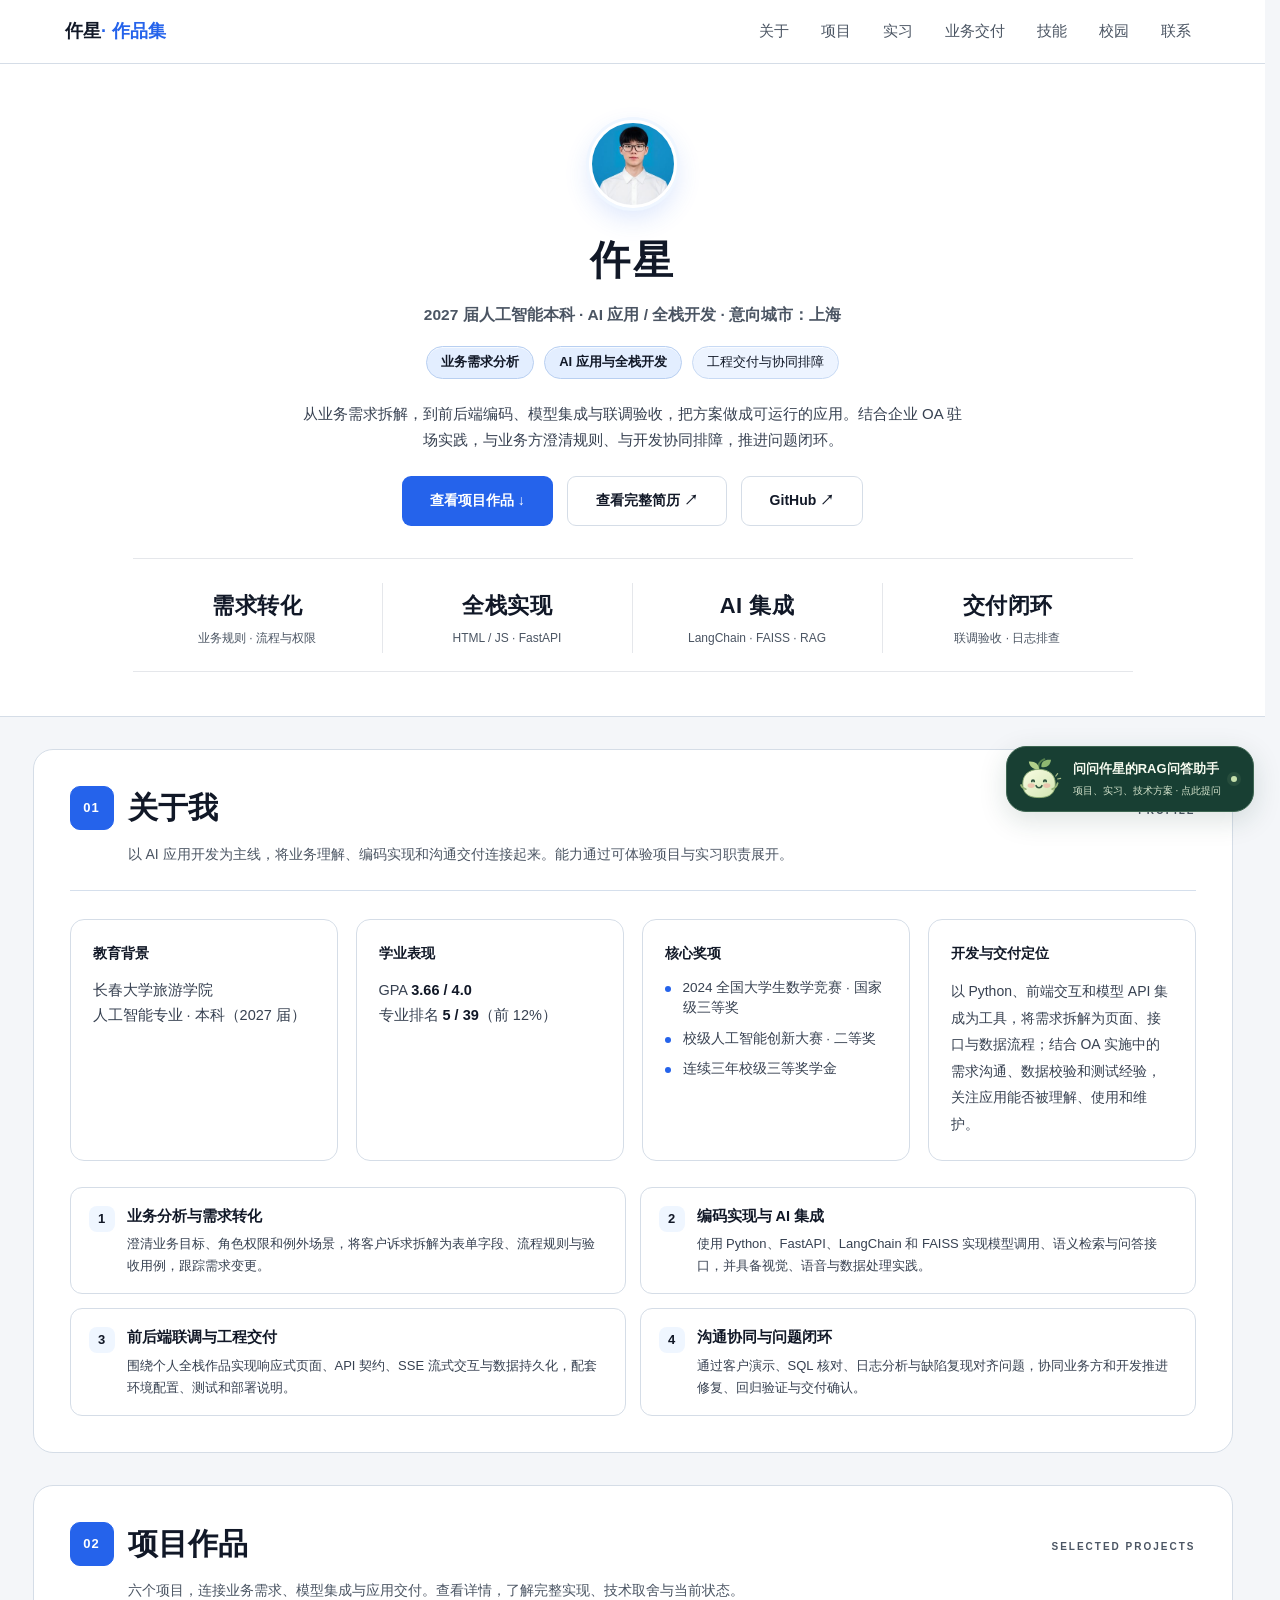
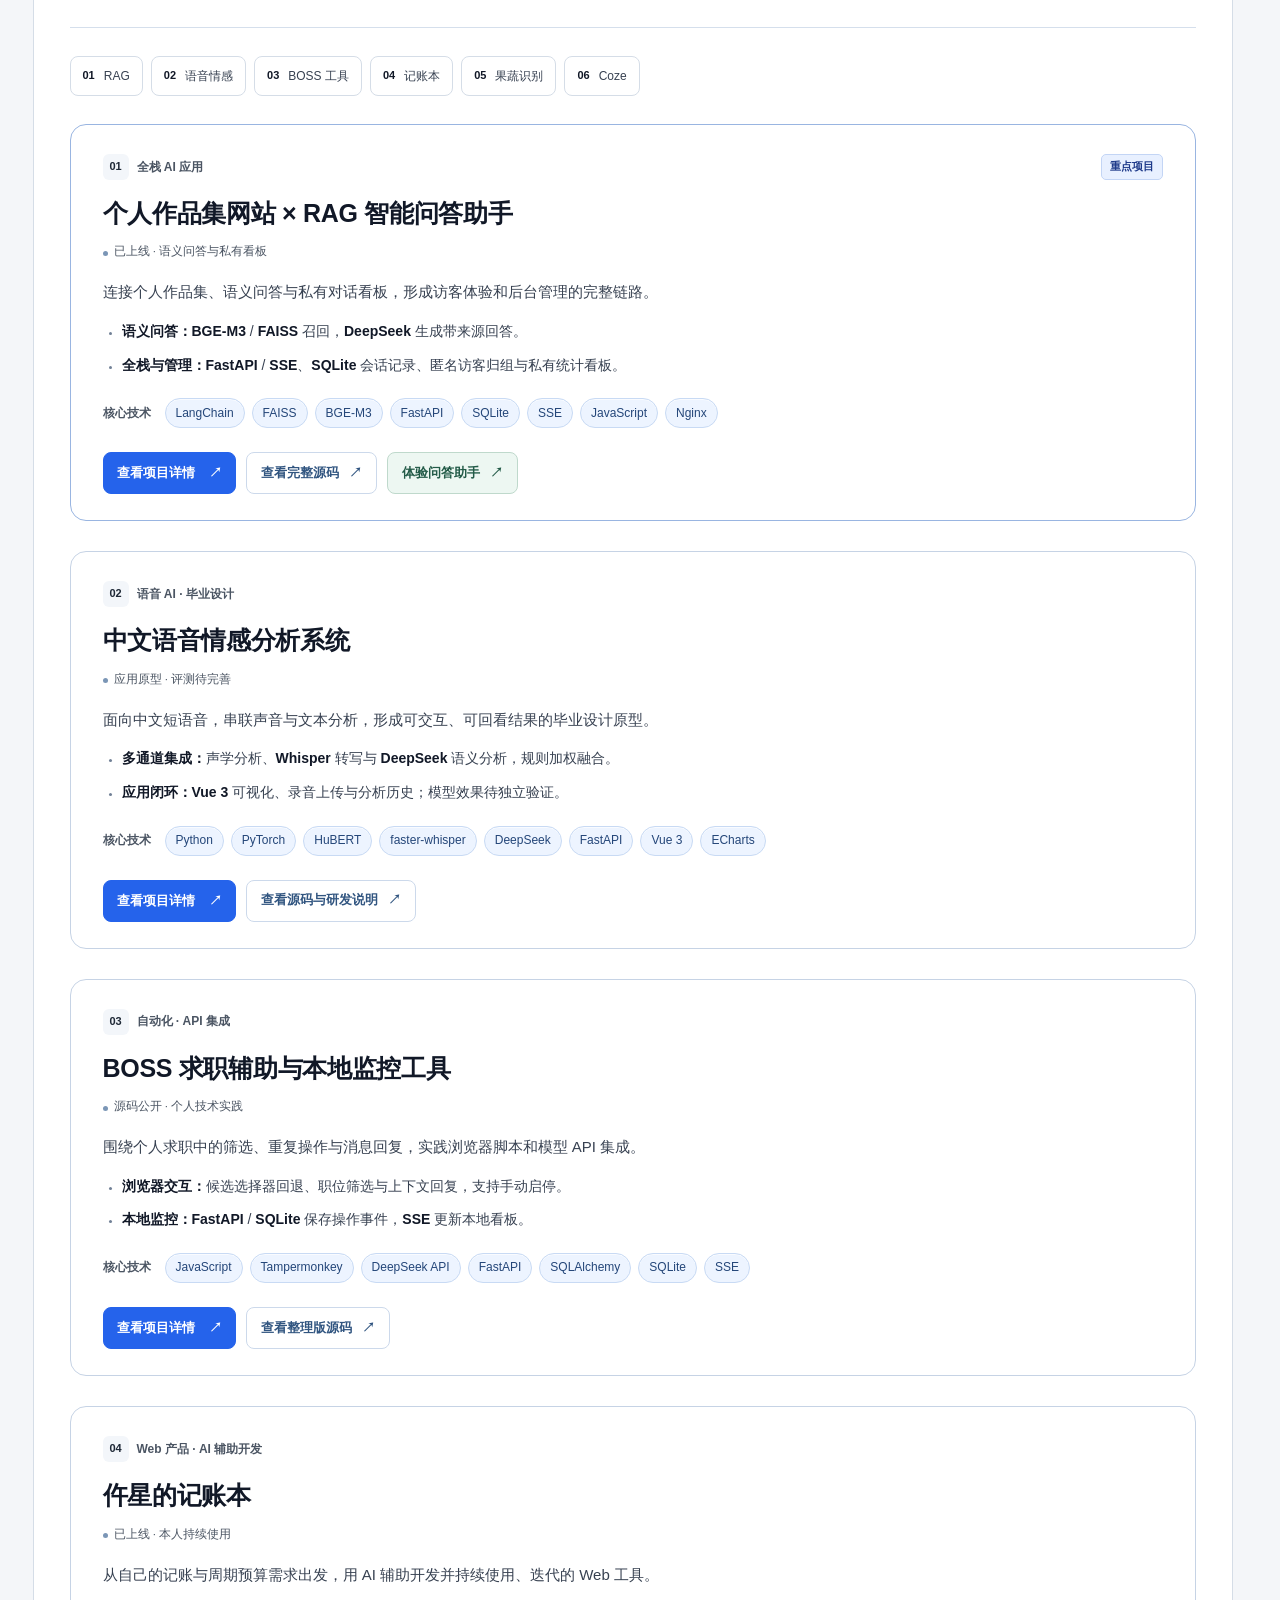
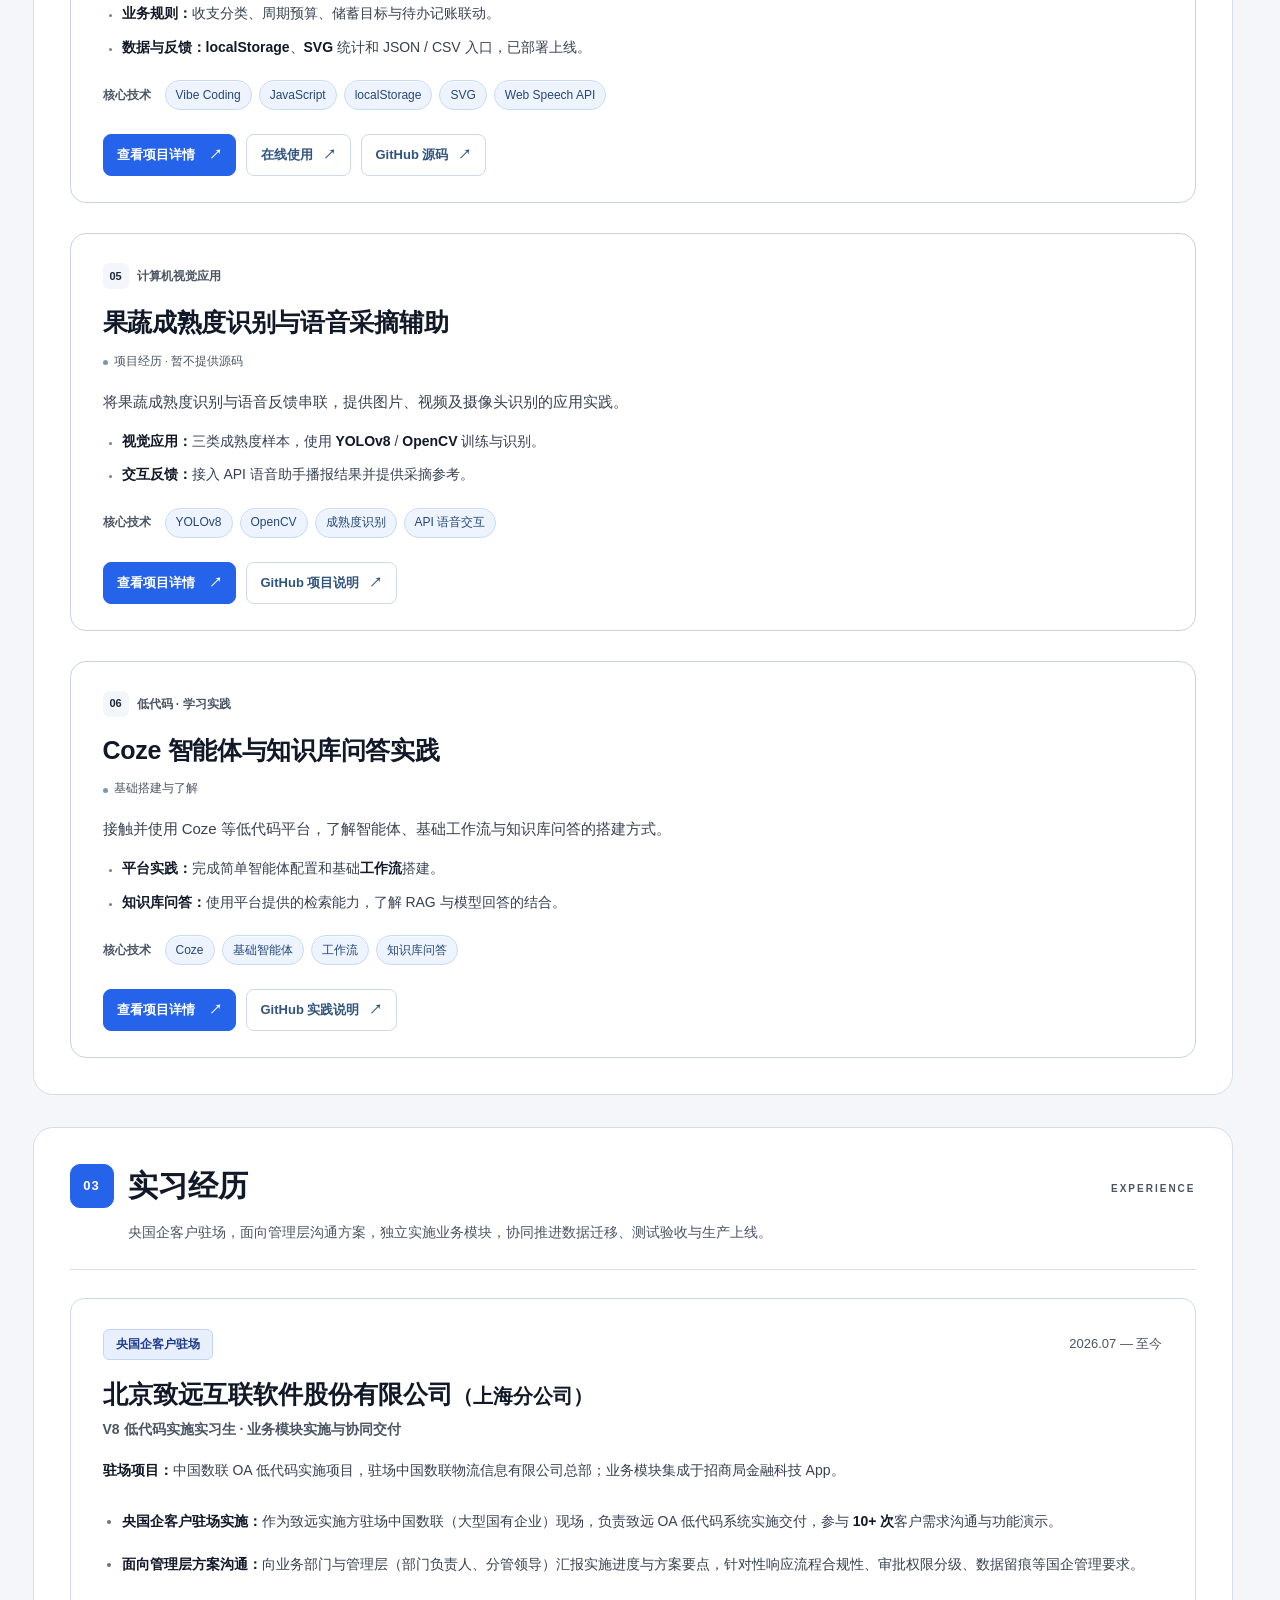
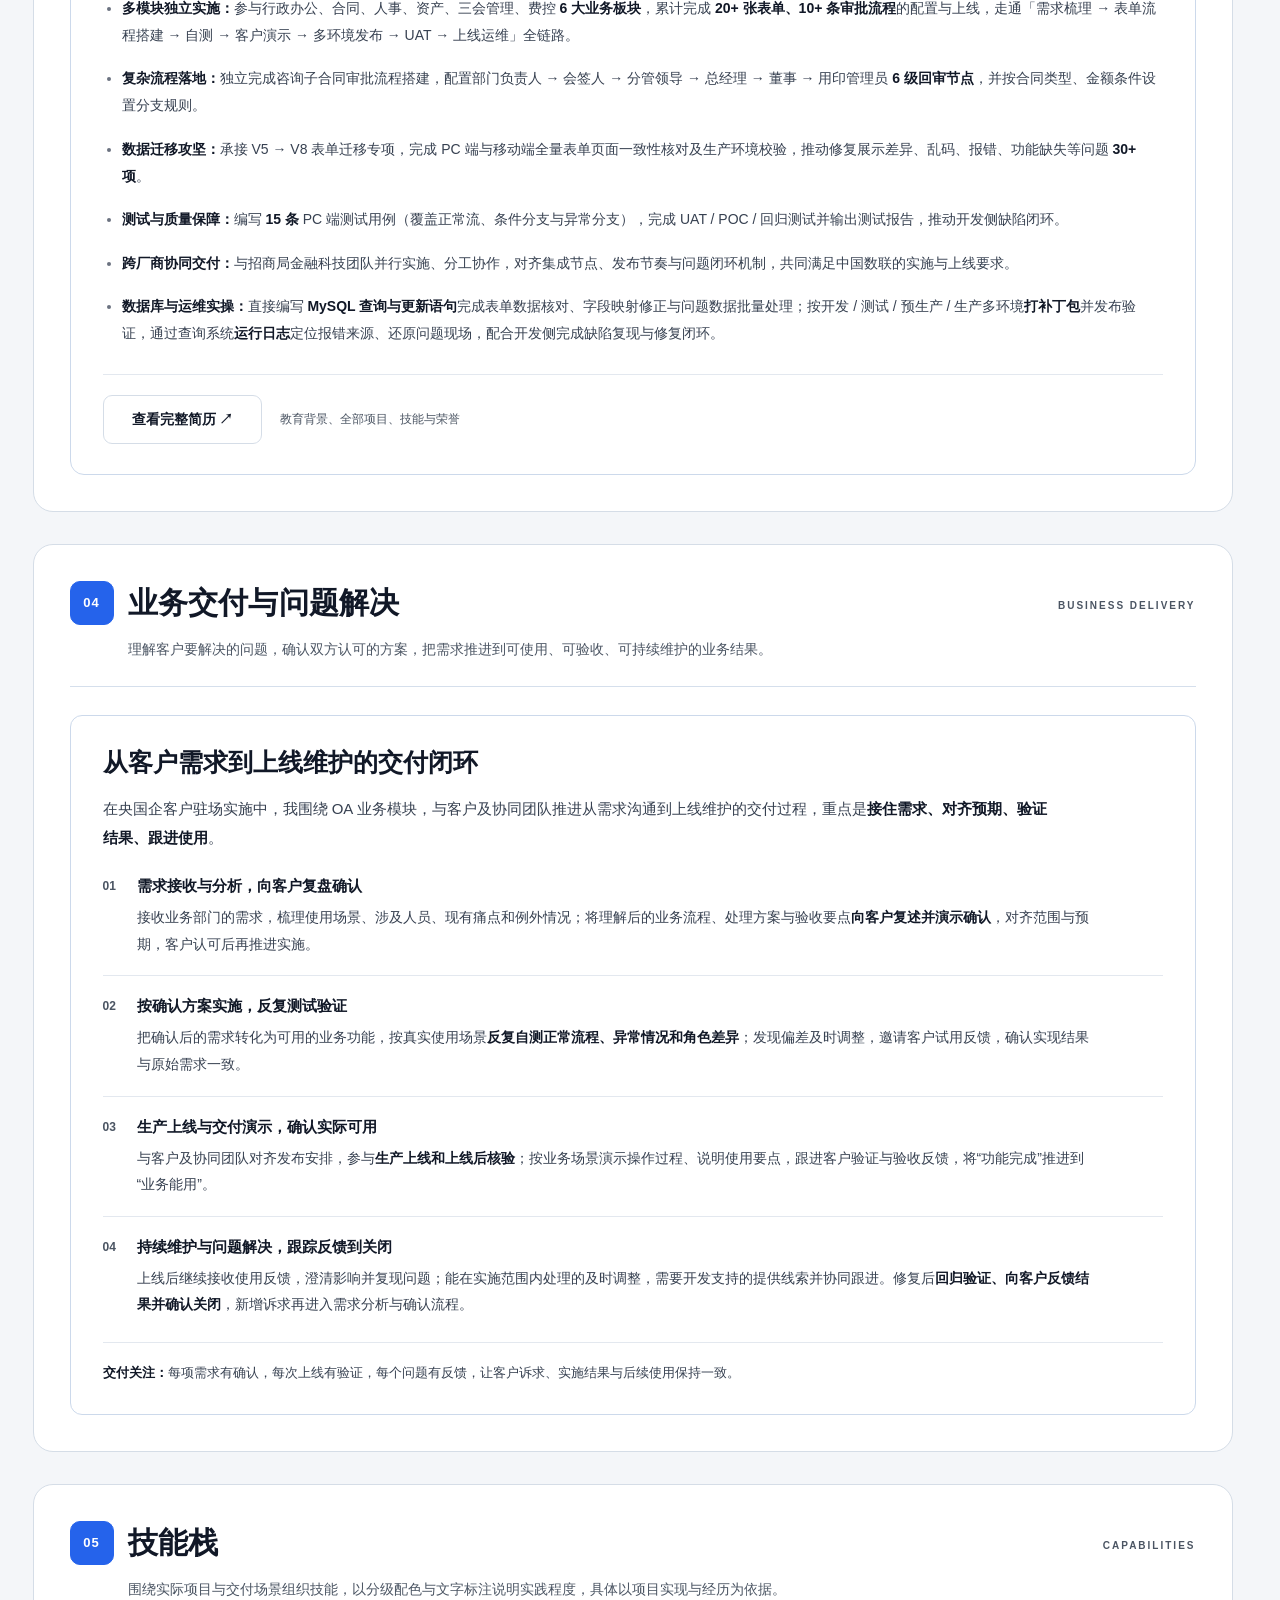
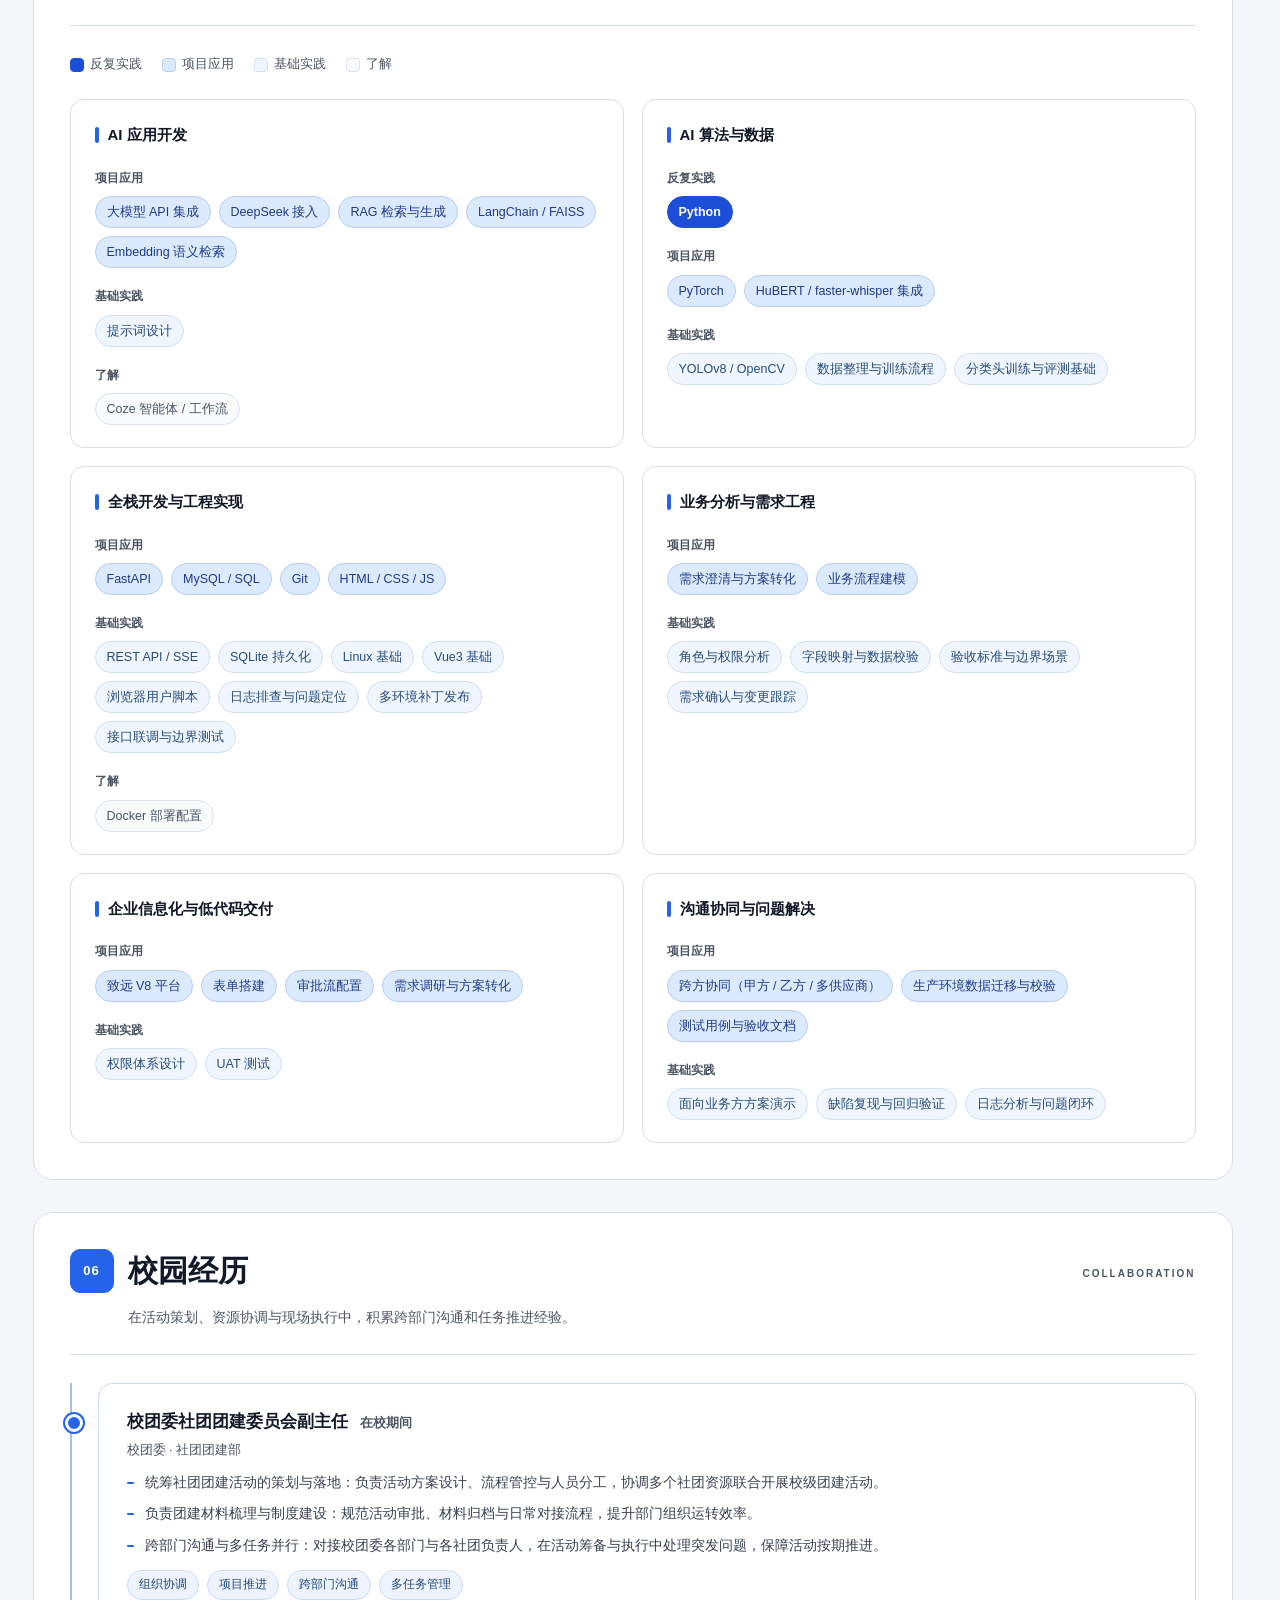
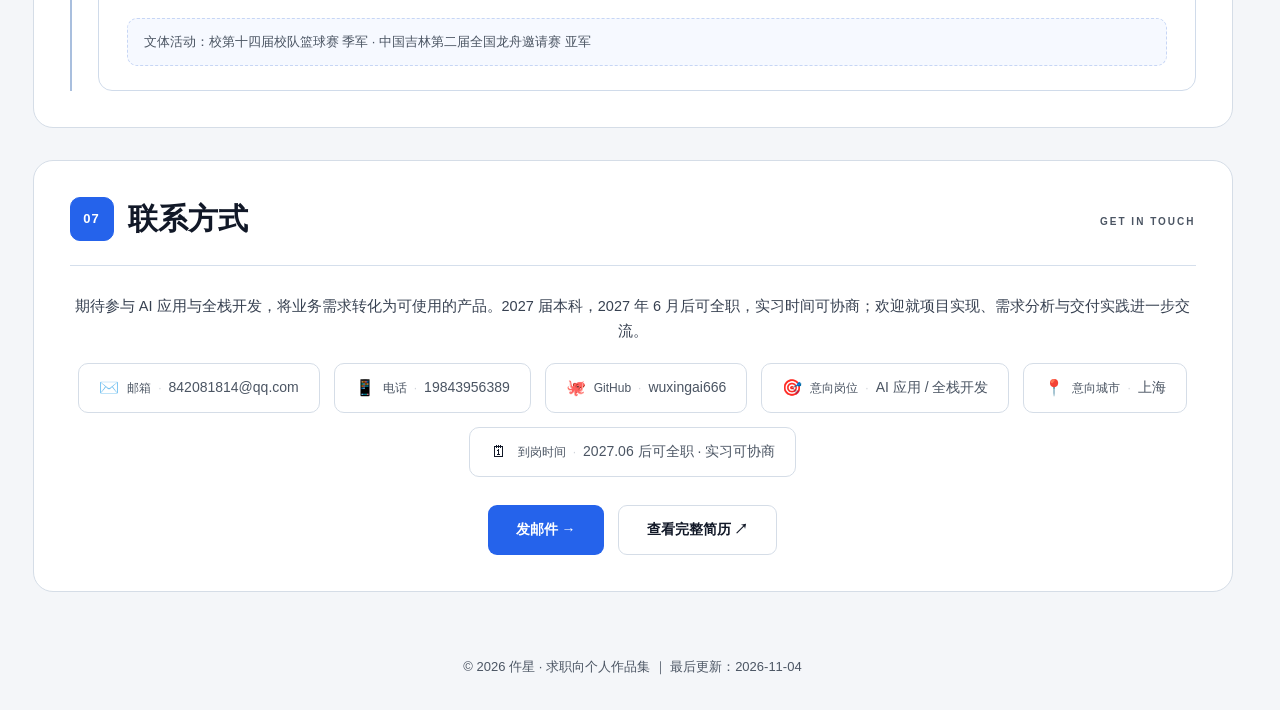
<file: frontend/index.html>
<!DOCTYPE html>
<html lang="zh-CN">
<head>
<meta charset="UTF-8">
<meta name="viewport" content="width=device-width, initial-scale=1.0">
<title>仵星 · 个人作品集｜AI 应用与全栈开发 · 业务分析与工程交付</title>
<meta name="description" content="仵星，2027 届人工智能本科，求职方向为 AI 应用与全栈开发。通过个人网站与 RAG 问答助手展示前后端编码、语义检索、接口联调与部署配置；结合企业 OA 驻场经历，呈现需求澄清、业务流程建模、SQL 数据校验、UAT 验收、跨团队沟通与问题闭环能力。意向城市：上海。">
<meta name="keywords" content="仵星,AI应用开发,全栈开发,业务需求分析,工程交付,问题闭环,RAG,LangChain,FAISS,Python,FastAPI,JavaScript,接口联调,企业信息化,低代码,MySQL,2027届校招">

<!-- ═══ 分享卡片：发到微信 / BOSS / 牛客时显示标题与缩略图 ═══ -->
<meta property="og:type" content="website">
<meta property="og:url" content="http://8.152.192.126/wx/">
<meta property="og:title" content="仵星 · AI 应用与全栈开发作品集">
<meta property="og:description" content="从需求分析、前后端编码到联调验收与问题闭环。查看 RAG 全栈作品、项目实现与企业交付实践。">
<meta property="og:image" content="http://8.152.192.126/wx/assets/og-cover.png">
<meta property="og:image:width" content="1200">
<meta property="og:image:height" content="630">
<meta name="twitter:card" content="summary_large_image">
<link rel="canonical" href="http://8.152.192.126/wx/">

<!-- JSON-LD：搜索引擎结构化摘要 -->
<script type="application/ld+json">
{
  "@context": "https://schema.org",
  "@type": "ProfilePage",
  "mainEntity": {
    "@type": "Person",
    "name": "仵星",
    "description": "2027 届人工智能本科，主攻 AI 应用与全栈开发。实践覆盖业务需求分析、前后端编码、RAG 语义检索、接口联调与部署配置，并具备企业 OA 驻场实施、UAT 验收、沟通协同与问题排查经验。",
    "url": "http://8.152.192.126/wx/",
    "image": "http://8.152.192.126/wx/assets/og-cover.png",
    "sameAs": [
      "https://github.com/wuxingai666"
    ],
    "knowsAbout": [
      "AI 应用开发",
      "全栈应用开发",
      "业务需求分析与流程建模",
      "接口联调与问题闭环",
      "大模型应用落地",
      "RAG 与智能体工作流",
      "Python / PyTorch",
      "计算机视觉",
      "语音情感识别",
      "FastAPI",
      "MySQL",
      "企业信息化与 OA 系统建设运维",
      "致远 V8 低代码平台",
      "UAT 测试与验收"
    ]
  }
}
</script>

<!--
  ════════════════════════════════════════════════════════════
  仵星 · 求职向个人作品集（单页应用 · 双端适配版）
  · 修改文字内容：直接搜索对应中文文案编辑本文件即可
  · 修改配色/间距：编辑 css/style.css 顶部 :root 变量
  · 替换项目截图：把图片放进 assets/，替换对应 <img src>
  ⚠ 本目录下任何文件都会随网站静态目录公开，过程文档
    （优化说明 / 复盘 / review-summary）不要放在这里
  ════════════════════════════════════════════════════════════
-->
<link rel="icon" href="assets/favicon.svg" type="image/svg+xml">
<link rel="stylesheet" href="css/style.css?v=20261028-resume">
<link rel="stylesheet" href="css/layout.css?v=20261028-resume">
<link rel="stylesheet" href="css/resume.css?v=20261028-resume">
<link rel="stylesheet" href="css/assistant.css?v=20261029-cloud-wx">
<!-- ═══ 无 JS 兜底：防止渐显动画未执行导致整页白屏 ═══ -->
<noscript><style>.reveal{opacity:1 !important;transform:none !important}</style></noscript>
</head>
<body>

<a class="skip-link" href="#home">跳到主要内容</a>

<div id="progress"></div>

<!-- ═════════ ① 顶部导航（PC 横向、移动端右滑侧边栏） ═════════ -->
<header class="nav" id="nav">
  <div class="nav-inner">
    <a class="brand" href="#home">仵星<span class="brand-suffix">· 作品集</span></a>
    <ul class="nav-links" id="navLinks">
      <li><a href="#about">关于</a></li>
      <li><a href="#proj">项目</a></li>
      <li><a href="#exp">实习</a></li>
      <li><a href="#oa">业务交付</a></li>
      <li><a href="#skills">技能</a></li>
      <li><a href="#campus">校园</a></li>
      <li><a href="#contact">联系</a></li>
    </ul>
    <button class="menu-btn" id="menuBtn" aria-label="打开菜单" aria-expanded="false">
      <span></span><span></span><span></span>
    </button>
  </div>
</header>
<div class="nav-overlay" id="navOverlay"></div>

<!-- ═════════ ② Hero 首屏 ═════════ -->
<section id="home" class="hero">
  <img class="avatar" src="assets/avatar.jpg" alt="仵星证件照" width="108" height="108" fetchpriority="high" decoding="async">
  <h1 class="reveal">仵星</h1>
  <div class="role reveal">2027 届人工智能本科 · AI 应用 / 全栈开发 · 意向城市：上海</div>
  <div class="chips reveal">
    <span class="chip accent">业务需求分析</span>
    <span class="chip accent">AI 应用与全栈开发</span>
    <span class="chip">工程交付与协同排障</span>
  </div>
  <p class="intro reveal">从业务需求拆解，到前后端编码、模型集成与联调验收，把方案做成可运行的应用。结合企业 OA 驻场实践，与业务方澄清规则、与开发协同排障，推进问题闭环。</p>
  <div class="btn-row reveal">
    <a class="btn primary" href="#proj">查看项目作品 ↓</a>
    <a class="btn ghost" href="#resume" data-resume-open>查看完整简历 ↗</a>
    <a class="btn ghost hero-source-link" href="https://github.com/WuxingAi666/ai-application-projects" target="_blank" rel="noopener">GitHub ↗</a>
  </div>

  <!-- 能力与技术证据：每项都能在项目或实习中展开 -->
  <ul class="evidence reveal">
    <li><b>需求转化</b><span>业务规则 · 流程与权限</span></li>
    <li><b>全栈实现</b><span>HTML / JS · FastAPI</span></li>
    <li><b>AI 集成</b><span>LangChain · FAISS · RAG</span></li>
    <li><b>交付闭环</b><span>联调验收 · 日志排查</span></li>
  </ul>
</section>

<section id="about" class="shade">
  <div class="wrap">
    <div class="sec-head reveal" data-label="PROFILE">
      <h2 class="sec-title"><span class="sec-no">01</span>关于我</h2>
      <p class="sec-sub">以 AI 应用开发为主线，将业务理解、编码实现和沟通交付连接起来。能力通过可体验项目与实习职责展开。</p>
    </div>

    <div class="about-grid">
      <div class="info-card reveal"><h3>教育背景</h3><p>长春大学旅游学院<br>人工智能专业 · 本科（2027 届）</p></div>
      <div class="info-card reveal"><h3>学业表现</h3><p>GPA <b>3.66 / 4.0</b><br>专业排名 <b>5 / 39</b>（前 12%）</p></div>
      <div class="info-card reveal"><h3>核心奖项</h3>
        <ul class="award-list">
          <li>2024 全国大学生数学竞赛 · 国家级三等奖</li>
          <li>校级人工智能创新大赛 · 二等奖</li>
          <li>连续三年校级三等奖学金</li>
        </ul>
      </div>
      <div class="info-card reveal"><h3>开发与交付定位</h3>
        <p class="bio">以 Python、前端交互和模型 API 集成为工具，将需求拆解为页面、接口与数据流程；结合 OA 实施中的需求沟通、数据校验和测试经验，关注应用能否被理解、使用和维护。</p>
      </div>
    </div>

    <div class="cap-list">
      <div class="cap-item reveal"><span class="no">1</span>
        <div><h4>业务分析与需求转化</h4><p>澄清业务目标、角色权限和例外场景，将客户诉求拆解为表单字段、流程规则与验收用例，跟踪需求变更。</p></div></div>
      <div class="cap-item reveal"><span class="no">2</span>
        <div><h4>编码实现与 AI 集成</h4><p>使用 Python、FastAPI、LangChain 和 FAISS 实现模型调用、语义检索与问答接口，并具备视觉、语音与数据处理实践。</p></div></div>
      <div class="cap-item reveal"><span class="no">3</span>
        <div><h4>前后端联调与工程交付</h4><p>围绕个人全栈作品实现响应式页面、API 契约、SSE 流式交互与数据持久化，配套环境配置、测试和部署说明。</p></div></div>
      <div class="cap-item reveal"><span class="no">4</span>
        <div><h4>沟通协同与问题闭环</h4><p>通过客户演示、SQL 核对、日志分析与缺陷复现对齐问题，协同业务方和开发推进修复、回归验证与交付确认。</p></div></div>
    </div>
  </div>
</section>

<!-- PROJECTS:START -->
<section id="proj" class="shade">
  <div class="wrap">
    <div class="sec-head reveal" data-label="SELECTED PROJECTS"><h2 class="sec-title"><span class="sec-no">02</span>项目作品</h2><p class="sec-sub">六个项目，连接业务需求、模型集成与应用交付。查看详情，了解完整实现、技术取舍与当前状态。</p></div>
    <nav class="project-index" aria-label="项目快速定位"><a href="#rag-project"><span>01</span> RAG</a><a href="#speech-project"><span>02</span> 语音情感</a><a href="#boss-project"><span>03</span> BOSS 工具</a><a href="#ledger-project"><span>04</span> 记账本</a><a href="#fruit-project"><span>05</span> 果蔬识别</a><a href="#coze-project"><span>06</span> Coze</a></nav>
    <div class="work-grid"><article class="work-card reveal" id="rag-project" data-project="rag">
      <div class="work-body">
      <div class="work-kicker"><span class="work-category"><span class="project-rank">01</span>全栈 AI 应用</span><span class="work-feature">重点项目</span></div>
      <h3 class="work-title">个人作品集网站 × RAG 智能问答助手</h3>
      <p class="work-state"><span aria-hidden="true"></span>已上线 · 语义问答与私有看板</p>
      <p class="work-summary">连接个人作品集、语义问答与私有对话看板，形成访客体验和后台管理的完整链路。</p>
      <ul class="work-highlights"><li><b>语义问答：</b><strong class="tech-term">BGE-M3</strong> / <strong class="tech-term">FAISS</strong> 召回，<strong class="tech-term">DeepSeek</strong> 生成带来源回答。</li><li><b>全栈与管理：</b><strong class="tech-term">FastAPI</strong> / <strong class="tech-term">SSE</strong>、<strong class="tech-term">SQLite</strong> 会话记录、匿名访客归组与私有统计看板。</li></ul>
      <div class="work-stack"><span class="work-stack-label">核心技术</span><div class="work-tags tags" aria-label="核心技术"><span class="tag">LangChain</span><span class="tag">FAISS</span><span class="tag">BGE-M3</span><span class="tag">FastAPI</span><span class="tag">SQLite</span><span class="tag">SSE</span><span class="tag">JavaScript</span><span class="tag">Nginx</span></div></div>
      <div class="work-footer">
        <details class="work-detail" id="details-rag" data-title="个人作品集网站 × RAG 智能问答助手" data-rank="01">
          <summary>查看项目详情<span aria-hidden="true">↗</span></summary>
          <div class="work-detail-body">
            <p class="detail-state">全栈 AI 应用 · 已上线 · 语义问答与私有看板</p>
            <section class="detail-section detail-overview"><h3>项目介绍</h3><p class="detail-intro">面向面试官快速了解个人经历的需求，将作品集网站、公开知识库、独立问答服务与私有对话看板组合为完整应用。网站与 API 同域运行；访客连续追问并核对来源，管理员按匿名访客和会话回看问答、处理反馈。</p></section>
            <section class="detail-section"><h3>设计背景与目标</h3><p>面试官需要在浏览作品的同时了解实现细节，因此把个人网站、公开资料和独立问答 API 连接起来，让经历可以被检索、追问和核对来源。</p></section>
            <section class="detail-section"><h3>核心功能与个人实现</h3><ul class="detail-highlights"><li><b>检索与生成</b><p>TextLoader 加载 TXT，LangChain 重叠分块，BGE-M3 向量化与 FAISS 语义召回，再由 DeepSeek 基于资料生成回答。</p></li><li><b>前后端交互</b><p>原生 JavaScript 聊天小窗支持拖动缩放、SSE 流式回答、停止重试、来源展开、回答复制与对话导出，配套分类提问、草稿恢复和手机全屏适配。</p></li><li><b>服务与交付</b><p>FastAPI 提供问答接口，配套索引持久化、调用额度、并发限制与边界测试；Nginx 同域托管前端并反向代理，systemd 管理常驻服务。</p></li><li><b>记录与管理</b><p>SQLite 独立保存匿名访客、会话、逐轮问答及引用，记录完整、停止和中断状态；私有看板支持访客备注、收藏与已读、日期筛选、统计趋势、JSON / CSV / Markdown 导出和自动刷新。</p></li></ul></section>
            <section class="detail-section"><h3>技术栈与处理链路</h3><div class="tags"><span class="tag">LangChain</span><span class="tag">FAISS</span><span class="tag">BGE-M3</span><span class="tag">FastAPI</span><span class="tag">SQLite</span><span class="tag">SSE</span><span class="tag">JavaScript</span><span class="tag">Nginx</span></div><p class="detail-caption">以下为处理流程示意。</p><picture class="detail-flow"><source media="(max-width:600px)" srcset="assets/project-rag-mobile.svg"><img src="assets/project-rag.svg" alt="个人作品集网站 × RAG 智能问答助手处理流程示意：公开资料 → 分块与向量 → FAISS 召回 → 流式问答" loading="lazy" decoding="async"></picture></section>
            <section class="detail-section"><h3>难点、设计取舍与实践复盘</h3><div class="detail-point"><h4>追问如何保留主题</h4><p>结合最近对话补全检索问题，再进行向量召回；历史帮助理解指代，公开资料作为事实依据。</p></div><div class="detail-point"><h4>知识更新如何生效</h4><p>通过脚本同步项目事实、网站与简历资料；知识内容、向量模型和切分配置共同生成索引指纹，以 FAISS 二进制与 JSON 保存索引，更新后重建并重启服务。</p></div><div class="detail-point"><h4>公开体验如何控制成本</h4><p>SQLite 原子预约控制单 IP / 全局额度及并发；浏览器不持有模型密钥，模型文本通过安全 DOM 节点展示。</p></div><div class="detail-point"><h4>流式记录如何兼顾体验</h4><p>首段回答保存检查点，后续约每秒更新，结束前提交最终记录；后台每 5 秒发现变化，保留阅读位置和引用展开。记录异常不阻断访客问答，后台显示异常状态。</p></div><div class="detail-point"><h4>后台与业务数据如何隔离</h4><p>问答记录、调用额度与 FAISS 分开存储，删除聊天不重置额度，私聊不自动进入知识库。管理员以独立密码登录，使用 HttpOnly 会话与同源写操作校验；记录默认保留 30 天。</p></div></section>
            <section class="detail-section"><h3>项目图片</h3><figure class="detail-media"><picture><source media="(max-width:600px)" srcset="assets/portfolio-rag-mobile.svg"><img src="assets/portfolio-rag.svg" alt="个人网站、FastAPI、BGE-M3 与 FAISS 及 DeepSeek 的全栈架构示意" loading="lazy" decoding="async" width="1440" height="540"></picture><figcaption>全栈架构示意 · 用于说明项目场景与结构。</figcaption></figure></section>
            <div class="detail-section detail-boundary"><h3>当前状态与边界</h3><p>个人网站、RAG API 与私有对话看板统一部署。匿名编号区分浏览器，不能确认真实姓名；看板仅管理员登录查看。默认使用外部 BGE-M3 与 DeepSeek API，不是全离线推理；公开体验按额度控制，Token 统计不等于完整账单。</p></div>
            <div class="detail-section"><h3>源码与相关入口</h3><div class="detail-links"><a class="detail-link" href="https://github.com/WuxingAi666/wx-portfolio" target="_blank" rel="noopener noreferrer">查看完整源码 ↗</a></div></div>
          </div>
        </details>
        <div class="work-links"><a href="https://github.com/WuxingAi666/wx-portfolio" target="_blank" rel="noopener noreferrer">查看完整源码 <span aria-hidden="true">↗</span></a><button type="button" class="work-assistant" data-open-assistant>体验问答助手 <span aria-hidden="true">↗</span></button></div>
      </div>
      </div>
    </article><article class="work-card reveal" id="speech-project" data-project="speech">
      <div class="work-body">
      <div class="work-kicker"><span class="work-category"><span class="project-rank">02</span>语音 AI · 毕业设计</span></div>
      <h3 class="work-title">中文语音情感分析系统</h3>
      <p class="work-state"><span aria-hidden="true"></span>应用原型 · 评测待完善</p>
      <p class="work-summary">面向中文短语音，串联声音与文本分析，形成可交互、可回看结果的毕业设计原型。</p>
      <ul class="work-highlights"><li><b>多通道集成：</b>声学分析、<strong class="tech-term">Whisper</strong> 转写与 <strong class="tech-term">DeepSeek</strong> 语义分析，规则加权融合。</li><li><b>应用闭环：</b><strong class="tech-term">Vue 3</strong> 可视化、录音上传与分析历史；模型效果待独立验证。</li></ul>
      <div class="work-stack"><span class="work-stack-label">核心技术</span><div class="work-tags tags" aria-label="核心技术"><span class="tag">Python</span><span class="tag">PyTorch</span><span class="tag">HuBERT</span><span class="tag">faster-whisper</span><span class="tag">DeepSeek</span><span class="tag">FastAPI</span><span class="tag">Vue 3</span><span class="tag">ECharts</span></div></div>
      <div class="work-footer">
        <details class="work-detail" id="details-speech" data-title="中文语音情感分析系统" data-rank="02">
          <summary>查看项目详情<span aria-hidden="true">↗</span></summary>
          <div class="work-detail-body">
            <p class="detail-state">语音 AI · 毕业设计 · 应用原型 · 评测待完善</p>
            <section class="detail-section detail-overview"><h3>项目介绍</h3><p class="detail-intro">围绕中文短语音的情感分析，搭建录音上传、语音转写、声学与文本语义分析、结果对比和历史管理流程。重点实践语音模型、大模型 API 与前后端应用的集成。</p></section>
            <section class="detail-section"><h3>设计背景与目标</h3><p>毕业设计以中文短语音情感分析为场景，结合声音表达与转写内容两个通道，并把模型分析接入录音、上传、可视化与历史回看流程。</p></section>
            <section class="detail-section"><h3>核心功能与个人实现</h3><ul class="detail-highlights"><li><b>双通道分析</b><p>接入声学分析模块与 faster-whisper 转写，调用 DeepSeek 输出六类情感分布、判断说明和关键短语。</p></li><li><b>决策与展示</b><p>采用按质量标记与置信度规则加权的 Late Fusion；Vue 3 / ECharts 展示声学、语义及融合结果，配套波形、梅尔频谱与语音反馈。</p></li><li><b>训练与服务</b><p>基于本地 1,200 条六类样本编写冻结 HuBERT 特征的分类头训练流程；FastAPI 配合 SQLite 保存分析记录，实现模型按需加载与失败兜底。</p></li></ul></section>
            <section class="detail-section"><h3>技术栈与处理链路</h3><div class="tags"><span class="tag">Python</span><span class="tag">PyTorch</span><span class="tag">HuBERT</span><span class="tag">faster-whisper</span><span class="tag">DeepSeek</span><span class="tag">FastAPI</span><span class="tag">Vue 3</span><span class="tag">ECharts</span></div><p class="detail-caption">以下为处理流程示意。</p><picture class="detail-flow"><source media="(max-width:600px)" srcset="assets/project-speech-mobile.svg"><img src="assets/project-speech.svg" alt="中文语音情感分析系统处理流程示意：录音 / 上传 → 声学与转写 → 语义与融合 → 图表与历史" loading="lazy" decoding="async"></picture></section>
            <section class="detail-section"><h3>难点、设计取舍与实践复盘</h3><div class="detail-point"><h4>为什么结合声音与文本</h4><p>声学通道关注声音表达，语义通道分析转写内容；统一六类输出后在决策层融合，并保留各通道结果供对照。</p></div><div class="detail-point"><h4>如何组织应用链路</h4><p>音频统一为 16 kHz 单声道，重模型延迟加载并使用加载锁；接口层、模型层、服务层和数据层分工，前端管理录音与分析状态。</p></div><div class="detail-point"><h4>当前研发重点</h4><p>当前 HuBERT 推理尚未加载已保存的分类头权重；需补齐训练与推理接入、独立评测及单通道对照，暂不报告系统准确率。</p></div></section>
            <section class="detail-section"><h3>项目图片</h3><figure class="detail-media"><picture><img src="assets/speech-emotion.jpg" alt="语音情感分析的波形、频谱与情感分布界面示意" loading="lazy" decoding="async" width="900" height="570"></picture><figcaption>语音分析界面示意 · 用于说明项目场景与结构。</figcaption></figure></section>
            <div class="detail-section detail-boundary"><h3>当前状态与边界</h3><p>毕业设计初版。训练为冻结 HuBERT 特征后训练分类头；默认融合是规则驱动的 Late Fusion，算法效果仍需独立验证。</p></div>
            <div class="detail-section"><h3>源码与相关入口</h3><div class="detail-links"><a class="detail-link" href="https://github.com/WuxingAi666/ai-application-projects/tree/main/projects/speech-emotion" target="_blank" rel="noopener noreferrer">查看源码与研发说明 ↗</a></div></div>
          </div>
        </details>
        <div class="work-links"><a href="https://github.com/WuxingAi666/ai-application-projects/tree/main/projects/speech-emotion" target="_blank" rel="noopener noreferrer">查看源码与研发说明 <span aria-hidden="true">↗</span></a></div>
      </div>
      </div>
    </article><article class="work-card reveal" id="boss-project" data-project="boss">
      <div class="work-body">
      <div class="work-kicker"><span class="work-category"><span class="project-rank">03</span>自动化 · API 集成</span></div>
      <h3 class="work-title">BOSS 求职辅助与本地监控工具</h3>
      <p class="work-state"><span aria-hidden="true"></span>源码公开 · 个人技术实践</p>
      <p class="work-summary">围绕个人求职中的筛选、重复操作与消息回复，实践浏览器脚本和模型 API 集成。</p>
      <ul class="work-highlights"><li><b>浏览器交互：</b>候选选择器回退、职位筛选与上下文回复，支持手动启停。</li><li><b>本地监控：</b><strong class="tech-term">FastAPI</strong> / <strong class="tech-term">SQLite</strong> 保存操作事件，<strong class="tech-term">SSE</strong> 更新本地看板。</li></ul>
      <div class="work-stack"><span class="work-stack-label">核心技术</span><div class="work-tags tags" aria-label="核心技术"><span class="tag">JavaScript</span><span class="tag">Tampermonkey</span><span class="tag">DeepSeek API</span><span class="tag">FastAPI</span><span class="tag">SQLAlchemy</span><span class="tag">SQLite</span><span class="tag">SSE</span></div></div>
      <div class="work-footer">
        <details class="work-detail" id="details-boss" data-title="BOSS 求职辅助与本地监控工具" data-rank="03">
          <summary>查看项目详情<span aria-hidden="true">↗</span></summary>
          <div class="work-detail-body">
            <p class="detail-state">自动化 · API 集成 · 源码公开 · 个人技术实践</p>
            <section class="detail-section detail-overview"><h3>项目介绍</h3><p class="detail-intro">围绕个人求职中的职位筛选、重复操作与消息回复，采用 Tampermonkey 浏览器脚本连接 DeepSeek，并以本地 FastAPI 服务记录操作事件、展示统计与运行反馈。</p></section>
            <section class="detail-section"><h3>设计背景与目标</h3><p>围绕个人求职中重复筛选职位、操作页面和回复消息的需求开展实践。早期独立浏览器方案未能落地，最终使用本人已登录浏览器中的用户脚本连接模型与本地监控。</p></section>
            <section class="detail-section"><h3>核心功能与个人实现</h3><ul class="detail-highlights"><li><b>浏览器交互</b><p>集中维护多组候选选择器，处理职位包含 / 排除筛选、滚动翻页、焦点与输入事件；提供手动启停和运行日志。</p></li><li><b>模型调用</b><p>使用最近八条聊天消息作为上下文调用 DeepSeek 生成回复；招呼语使用用户预设内容，配置通过 GM 存储保留。</p></li><li><b>本地监控</b><p>FastAPI 接收事件，SQLAlchemy / SQLite 保存记录与每日计数，SSE 向看板推送更新，并提供本地简历图片接口。</p></li></ul></section>
            <section class="detail-section"><h3>技术栈与处理链路</h3><div class="tags"><span class="tag">JavaScript</span><span class="tag">Tampermonkey</span><span class="tag">DeepSeek API</span><span class="tag">FastAPI</span><span class="tag">SQLAlchemy</span><span class="tag">SQLite</span><span class="tag">SSE</span></div><p class="detail-caption">以下为处理流程示意。</p><picture class="detail-flow"><source media="(max-width:600px)" srcset="assets/project-boss-mobile.svg"><img src="assets/project-boss.svg" alt="BOSS 求职辅助与本地监控工具处理流程示意：页面与筛选 → 预设招呼 / 回复 → 本地事件记录 → SSE 看板" loading="lazy" decoding="async"></picture></section>
            <section class="detail-section"><h3>难点、设计取舍与实践复盘</h3><div class="detail-point"><h4>方案怎样演变</h4><p>最初尝试程序启动浏览器并由本人登录，但出现空白页、未完成该方案；最终改为在已登录浏览器内运行用户脚本。空白页根因尚未确定。</p></div><div class="detail-point"><h4>页面定位怎样处理</h4><p>针对元素抓取不准，集中配置候选选择器并依次尝试，兼容点击、焦点和输入事件。平台页面变化仍可能导致脚本失效。</p></div><div class="detail-point"><h4>如何理解统计结果</h4><p>看板统计来自脚本上报的操作事件，不等于平台确认投递成功；尚需完善在途请求取消、会话一致性和发送确认。</p></div></section>
            <section class="detail-section"><h3>项目图片</h3><figure class="detail-media"><picture><img src="assets/boss-dashboard.jpg" alt="求职辅助工具的本地事件记录与统计看板示意" loading="lazy" decoding="async" width="1536" height="972"></picture><figcaption>本地监控看板示意 · 用于说明项目场景与结构。</figcaption></figure></section>
            <div class="detail-section detail-boundary"><h3>当前状态与边界</h3><p>仅展示个人技术实践。实际遇到过元素定位与平台拦截问题，尚未证明可靠解决；不宣称绕过检测或无人值守运行。</p></div>
            <div class="detail-section"><h3>源码与相关入口</h3><div class="detail-links"><a class="detail-link" href="https://github.com/WuxingAi666/ai-application-projects/tree/main/projects/boss-assistant" target="_blank" rel="noopener noreferrer">查看整理版源码 ↗</a></div></div>
          </div>
        </details>
        <div class="work-links"><a href="https://github.com/WuxingAi666/ai-application-projects/tree/main/projects/boss-assistant" target="_blank" rel="noopener noreferrer">查看整理版源码 <span aria-hidden="true">↗</span></a></div>
      </div>
      </div>
    </article><article class="work-card reveal" id="ledger-project" data-project="ledger">
      <div class="work-body">
      <div class="work-kicker"><span class="work-category"><span class="project-rank">04</span>Web 产品 · AI 辅助开发</span></div>
      <h3 class="work-title">仵星的记账本</h3>
      <p class="work-state"><span aria-hidden="true"></span>已上线 · 本人持续使用</p>
      <p class="work-summary">从自己的记账与周期预算需求出发，用 AI 辅助开发并持续使用、迭代的 Web 工具。</p>
      <ul class="work-highlights"><li><b>业务规则：</b>收支分类、周期预算、储蓄目标与待办记账联动。</li><li><b>数据与反馈：</b><strong class="tech-term">localStorage</strong>、<strong class="tech-term">SVG</strong> 统计和 JSON / CSV 入口，已部署上线。</li></ul>
      <div class="work-stack"><span class="work-stack-label">核心技术</span><div class="work-tags tags" aria-label="核心技术"><span class="tag">Vibe Coding</span><span class="tag">JavaScript</span><span class="tag">localStorage</span><span class="tag">SVG</span><span class="tag">Web Speech API</span></div></div>
      <div class="work-footer">
        <details class="work-detail" id="details-ledger" data-title="仵星的记账本" data-rank="04">
          <summary>查看项目详情<span aria-hidden="true">↗</span></summary>
          <div class="work-detail-body">
            <p class="detail-state">Web 产品 · AI 辅助开发 · 已上线 · 本人持续使用</p>
            <section class="detail-section detail-overview"><h3>项目介绍</h3><p class="detail-intro">从个人记账与发薪周期预算需求出发，通过 AI 辅助开发构建零依赖单文件应用，并在 GitHub Pages 部署。持续使用中逐步完善业务规则、数据兼容与交互。</p></section>
            <section class="detail-section"><h3>设计背景与目标</h3><p>从本人持续记账的实际需求出发，借助 AI 辅助开发搭建收支记录、周期预算与统计应用，再根据真实使用反馈持续迭代。</p></section>
            <section class="detail-section"><h3>核心功能与个人实现</h3><ul class="detail-highlights"><li><b>业务规则</b><p>日常 / 大额 / 固定支出、自定义周期分组、预算与储蓄目标、待办完成关联记账。</p></li><li><b>输入与统计</b><p>快捷模板、浏览器语音识别加规则解析、筛选查询，以及原生 SVG 分类占比和收支图表。</p></li><li><b>持久化与迭代</b><p>localStorage 分模块保存，提供 JSON / CSV 与快照入口；Git 记录保留金额类型、固定支出同步和日均统计等迭代。</p></li></ul></section>
            <section class="detail-section"><h3>技术栈与处理链路</h3><div class="tags"><span class="tag">Vibe Coding</span><span class="tag">JavaScript</span><span class="tag">localStorage</span><span class="tag">SVG</span><span class="tag">Web Speech API</span></div><p class="detail-caption">以下为处理流程示意。</p><picture class="detail-flow"><source media="(max-width:600px)" srcset="assets/project-ledger-mobile.svg"><img src="assets/project-ledger.svg" alt="仵星的记账本处理流程示意：日常收支 → 周期与预算 → 本地持久化 → 统计与备份" loading="lazy" decoding="async"></picture></section>
            <section class="detail-section"><h3>难点、设计取舍与实践复盘</h3><div class="detail-point"><h4>从使用中发现问题</h4><p>金额字符串参与求和曾造成总额异常，因此同时处理输入转换、核算与旧字段类型迁移。</p></div><div class="detail-point"><h4>数据生命周期</h4><p>删除周期分组时保留手动记录，清理相应自动固定支出；当前继续完善备份结构、月末扣款日和跨周期核算。</p></div></section>
            <section class="detail-section"><h3>项目图片</h3><figure class="detail-media"><picture><img src="assets/ledger-live.jpg" alt="个人记账本的收支记录与统计界面示意" loading="lazy" decoding="async" width="900" height="568"></picture><figcaption>记账功能界面示意 · 用于说明项目场景与结构。</figcaption></figure></section>
            <div class="detail-section detail-boundary"><h3>当前状态与边界</h3><p>数据保存在当前浏览器，不提供云同步。核心记账可本地运行；语音识别依浏览器支持。</p></div>
            <div class="detail-section"><h3>源码与相关入口</h3><div class="detail-links"><a class="detail-link" href="https://wuxingai666.github.io/xiaozhangben/" target="_blank" rel="noopener noreferrer">在线使用 ↗</a><a class="detail-link" href="https://github.com/WuxingAi666/xiaozhangben" target="_blank" rel="noopener noreferrer">GitHub 源码 ↗</a></div></div>
          </div>
        </details>
        <div class="work-links"><a href="https://wuxingai666.github.io/xiaozhangben/" target="_blank" rel="noopener noreferrer">在线使用 <span aria-hidden="true">↗</span></a><a href="https://github.com/WuxingAi666/xiaozhangben" target="_blank" rel="noopener noreferrer">GitHub 源码 <span aria-hidden="true">↗</span></a></div>
      </div>
      </div>
    </article><article class="work-card reveal" id="fruit-project" data-project="fruit">
      <div class="work-body">
      <div class="work-kicker"><span class="work-category"><span class="project-rank">05</span>计算机视觉应用</span></div>
      <h3 class="work-title">果蔬成熟度识别与语音采摘辅助</h3>
      <p class="work-state"><span aria-hidden="true"></span>项目经历 · 暂不提供源码</p>
      <p class="work-summary">将果蔬成熟度识别与语音反馈串联，提供图片、视频及摄像头识别的应用实践。</p>
      <ul class="work-highlights"><li><b>视觉应用：</b>三类成熟度样本，使用 <strong class="tech-term">YOLOv8</strong> / <strong class="tech-term">OpenCV</strong> 训练与识别。</li><li><b>交互反馈：</b>接入 API 语音助手播报结果并提供采摘参考。</li></ul>
      <div class="work-stack"><span class="work-stack-label">核心技术</span><div class="work-tags tags" aria-label="核心技术"><span class="tag">YOLOv8</span><span class="tag">OpenCV</span><span class="tag">成熟度识别</span><span class="tag">API 语音交互</span></div></div>
      <div class="work-footer">
        <details class="work-detail" id="details-fruit" data-title="果蔬成熟度识别与语音采摘辅助" data-rank="05">
          <summary>查看项目详情<span aria-hidden="true">↗</span></summary>
          <div class="work-detail-body">
            <p class="detail-state">计算机视觉应用 · 项目经历 · 暂不提供源码</p>
            <section class="detail-section detail-overview"><h3>项目介绍</h3><p class="detail-intro">围绕果蔬成熟度初步判断，收集并整理成熟、半成熟、未成熟三类样本，训练视觉模型，并将识别结果连接语音助手，提供结果播报与采摘参考。</p></section>
            <section class="detail-section"><h3>设计背景与目标</h3><p>以果蔬成熟度判断和采摘参考为应用场景，尝试连接样本整理、模型训练、图片或视频识别与语音反馈。当前按真实开发经历整理，源码尚未找回。</p></section>
            <section class="detail-section"><h3>核心功能与个人实现</h3><ul class="detail-highlights"><li><b>数据与训练</b><p>使用 YOLOv8 开展成熟度识别模型训练，积累样本准备与模型应用经验。</p></li><li><b>多种输入</b><p>结合 OpenCV 处理本地图片、视频上传及电脑摄像头在线识别。</p></li><li><b>交互反馈</b><p>接入 API 语音助手播报结果、给出采摘建议，串联视觉识别与使用反馈。</p></li></ul></section>
            <section class="detail-section"><h3>技术栈与处理链路</h3><div class="tags"><span class="tag">YOLOv8</span><span class="tag">OpenCV</span><span class="tag">成熟度识别</span><span class="tag">API 语音交互</span></div><p class="detail-caption">以下为处理流程示意。</p><picture class="detail-flow"><source media="(max-width:600px)" srcset="assets/project-fruit-mobile.svg"><img src="assets/project-fruit.svg" alt="果蔬成熟度识别与语音采摘辅助处理流程示意：三阶段样本 → 视觉模型训练 → 图片 / 视频 / 摄像头 → 播报与建议" loading="lazy" decoding="async"></picture></section>
            <section class="detail-section"><h3>难点、设计取舍与实践复盘</h3><div class="detail-point"><h4>业务链路</h4><p>将成熟度阶段作为识别输出，再面向使用者提供播报和采摘参考，实践数据、模型和交互的应用集成。</p></div><div class="detail-point"><h4>材料与后续</h4><p>当前按本人开发经历整理，源码与训练报告待找回；后续补充具体品种、标注标准、任务类型和独立评测。</p></div></section>
            <section class="detail-section"><h3>项目图片</h3><figure class="detail-media"><picture><img src="assets/fruit-sample.jpg" alt="果蔬图片的目标检测与识别场景示意" loading="lazy" decoding="async" width="1536" height="972"></picture><figcaption>果蔬识别场景示意 · 用于说明项目场景与结构。</figcaption></figure></section>
            <div class="detail-section detail-boundary"><h3>当前状态与边界</h3><p>当前提供项目说明。尚无可复核的数据规模、模型评测或运行速度记录。</p></div>
            <div class="detail-section"><h3>源码与相关入口</h3><div class="detail-links"><a class="detail-link" href="https://github.com/WuxingAi666/ai-application-projects/tree/main/projects/fruit-ripeness" target="_blank" rel="noopener noreferrer">GitHub 项目说明 ↗</a></div></div>
          </div>
        </details>
        <div class="work-links"><a href="https://github.com/WuxingAi666/ai-application-projects/tree/main/projects/fruit-ripeness" target="_blank" rel="noopener noreferrer">GitHub 项目说明 <span aria-hidden="true">↗</span></a></div>
      </div>
      </div>
    </article><article class="work-card reveal" id="coze-project" data-project="coze">
      <div class="work-body">
      <div class="work-kicker"><span class="work-category"><span class="project-rank">06</span>低代码 · 学习实践</span></div>
      <h3 class="work-title">Coze 智能体与知识库问答实践</h3>
      <p class="work-state"><span aria-hidden="true"></span>基础搭建与了解</p>
      <p class="work-summary">接触并使用 Coze 等低代码平台，了解智能体、基础工作流与知识库问答的搭建方式。</p>
      <ul class="work-highlights"><li><b>平台实践：</b>完成简单智能体配置和基础<strong class="tech-term">工作流</strong>搭建。</li><li><b>知识库问答：</b>使用平台提供的检索能力，了解 RAG 与模型回答的结合。</li></ul>
      <div class="work-stack"><span class="work-stack-label">核心技术</span><div class="work-tags tags" aria-label="核心技术"><span class="tag">Coze</span><span class="tag">基础智能体</span><span class="tag">工作流</span><span class="tag">知识库问答</span></div></div>
      <div class="work-footer">
        <details class="work-detail" id="details-coze" data-title="Coze 智能体与知识库问答实践" data-rank="06">
          <summary>查看项目详情<span aria-hidden="true">↗</span></summary>
          <div class="work-detail-body">
            <p class="detail-state">低代码 · 学习实践 · 基础搭建与了解</p>
            <section class="detail-section detail-overview"><h3>项目介绍</h3><p class="detail-intro">使用 Coze 等低代码平台搭建简单智能体、基础工作流及知识库 RAG 问答，了解从平台配置到交互测试的基本过程，补充低代码 AI 应用实践。</p></section>
            <section class="detail-section"><h3>设计背景与目标</h3><p>通过低代码平台熟悉智能体、基础工作流与知识库问答的搭建过程，作为理解 AI 应用链路的基础实践；范围为简单搭建与平台使用。</p></section>
            <section class="detail-section"><h3>核心功能与个人实现</h3><ul class="detail-highlights"><li><b>智能体</b><p>实践平台内简单对话智能体的基础配置与使用。</p></li><li><b>工作流</b><p>通过可视化编排完成基础流程搭建，了解节点衔接与执行过程。</p></li><li><b>知识库 RAG</b><p>使用平台提供的知识库和检索能力搭建问答，初步理解检索与模型回答结合的方式。</p></li></ul></section>
            <section class="detail-section"><h3>技术栈与处理链路</h3><div class="tags"><span class="tag">Coze</span><span class="tag">基础智能体</span><span class="tag">工作流</span><span class="tag">知识库问答</span></div><p class="detail-caption">以下为处理流程示意。</p><picture class="detail-flow"><source media="(max-width:600px)" srcset="assets/project-coze-mobile.svg"><img src="assets/project-coze.svg" alt="Coze 智能体与知识库问答实践处理流程示意：平台配置 → 简单智能体 → 基础工作流 → 知识库问答" loading="lazy" decoding="async"></picture></section>
            <section class="detail-section"><h3>难点、设计取舍与实践复盘</h3><div class="detail-point"><h4>实践定位</h4><p>作为低代码平台使用与概念学习，重点理解智能体、工作流和知识库问答之间的关系。</p></div><div class="detail-point"><h4>与代码项目的关系</h4><p>平台内搭建用于快速理解应用流程；LangChain / FAISS 的代码实践另见 RAG 全栈项目，两者分别展示。</p></div></section>
            <section class="detail-section"><h3>项目图片</h3><figure class="detail-media"><picture><img src="assets/coze-workflow.jpg" alt="智能体、知识库与工作流节点连接示意" loading="lazy" decoding="async" width="900" height="566"></picture><figcaption>工作流概念示意 · 用于说明项目场景与结构。</figcaption></figure></section>
            <div class="detail-section detail-boundary"><h3>当前状态与边界</h3><p>当前提供实践说明，尚未整理工作流导出文件；范围为简单搭建与基础了解。</p></div>
            <div class="detail-section"><h3>源码与相关入口</h3><div class="detail-links"><a class="detail-link" href="https://github.com/WuxingAi666/ai-application-projects/tree/main/projects/coze-practice" target="_blank" rel="noopener noreferrer">GitHub 实践说明 ↗</a></div></div>
          </div>
        </details>
        <div class="work-links"><a href="https://github.com/WuxingAi666/ai-application-projects/tree/main/projects/coze-practice" target="_blank" rel="noopener noreferrer">GitHub 实践说明 <span aria-hidden="true">↗</span></a></div>
      </div>
      </div>
    </article></div>
  </div>
</section>
<!-- PROJECTS:END -->

<section id="exp">
  <div class="wrap">
    <div class="sec-head reveal" data-label="EXPERIENCE">
      <h2 class="sec-title"><span class="sec-no">03</span>实习经历</h2>
      <p class="sec-sub">央国企客户驻场，面向管理层沟通方案，独立实施业务模块，协同推进数据迁移、测试验收与生产上线。</p>
    </div>
    <article class="experience-card reveal" aria-labelledby="experience-title">
      <div class="experience-topline"><span class="experience-badge">央国企客户驻场</span><span class="experience-date">2026.07 — 至今</span></div>
      <h3 id="experience-title">北京致远互联软件股份有限公司<span class="experience-branch">（上海分公司）</span></h3>
      <p class="experience-role">V8 低代码实施实习生 · 业务模块实施与协同交付</p>
      <p class="experience-project"><b>驻场项目：</b>中国数联 OA 低代码实施项目，驻场中国数联物流信息有限公司总部；业务模块集成于招商局金融科技 App。</p>
      <ul class="experience-points">

            <li><b>央国企客户驻场实施：</b>作为致远实施方驻场中国数联（大型国有企业）现场，负责致远 OA 低代码系统实施交付，参与 <b>10+ 次</b>客户需求沟通与功能演示。</li>
            <li><b>面向管理层方案沟通：</b>向业务部门与管理层（部门负责人、分管领导）汇报实施进度与方案要点，针对性响应流程合规性、审批权限分级、数据留痕等国企管理要求。</li>
            <li><b>多模块独立实施：</b>参与行政办公、合同、人事、资产、三会管理、费控 <b>6 大业务板块</b>，累计完成 <b>20+ 张表单、10+ 条审批流程</b>的配置与上线，走通「需求梳理 → 表单流程搭建 → 自测 → 客户演示 → 多环境发布 → UAT → 上线运维」全链路。</li>
            <li><b>复杂流程落地：</b>独立完成咨询子合同审批流程搭建，配置部门负责人 → 会签人 → 分管领导 → 总经理 → 董事 → 用印管理员 <b>6 级回审节点</b>，并按合同类型、金额条件设置分支规则。</li>
            <li><b>数据迁移攻坚：</b>承接 V5 → V8 表单迁移专项，完成 PC 端与移动端全量表单页面一致性核对及生产环境校验，推动修复展示差异、乱码、报错、功能缺失等问题 <b>30+ 项</b>。</li>
            <li><b>测试与质量保障：</b>编写 <b>15 条</b> PC 端测试用例（覆盖正常流、条件分支与异常分支），完成 UAT / POC / 回归测试并输出测试报告，推动开发侧缺陷闭环。</li>
            <li><b>跨厂商协同交付：</b>与招商局金融科技团队并行实施、分工协作，对齐集成节点、发布节奏与问题闭环机制，共同满足中国数联的实施与上线要求。</li>
            <li><b>数据库与运维实操：</b>直接编写 <b>MySQL 查询与更新语句</b>完成表单数据核对、字段映射修正与问题数据批量处理；按开发 / 测试 / 预生产 / 生产多环境<b>打补丁包</b>并发布验证，通过查询系统<b>运行日志</b>定位报错来源、还原问题现场，配合开发侧完成缺陷复现与修复闭环。</li>
                </ul>
      <div class="experience-actions"><a class="btn ghost" href="#resume" data-resume-open>查看完整简历 ↗</a><span>教育背景、全部项目、技能与荣誉</span></div>
    </article>
  </div>
</section>

<section id="oa" class="shade">
  <div class="wrap">
    <div class="sec-head reveal" data-label="BUSINESS DELIVERY">
      <h2 class="sec-title"><span class="sec-no">04</span>业务交付与问题解决</h2>
      <p class="sec-sub">理解客户要解决的问题，确认双方认可的方案，把需求推进到可使用、可验收、可持续维护的业务结果。</p>
    </div>
    <article class="delivery-summary reveal" aria-labelledby="delivery-title">
      <h3 id="delivery-title">从客户需求到上线维护的交付闭环</h3>
      <p class="delivery-intro">在央国企客户驻场实施中，我围绕 OA 业务模块，与客户及协同团队推进从需求沟通到上线维护的交付过程，重点是<strong>接住需求、对齐预期、验证结果、跟进使用</strong>。</p>
      <ol class="delivery-journey">
        <li><h4>需求接收与分析，向客户复盘确认</h4><p>接收业务部门的需求，梳理使用场景、涉及人员、现有痛点和例外情况；将理解后的业务流程、处理方案与验收要点<strong>向客户复述并演示确认</strong>，对齐范围与预期，客户认可后再推进实施。</p></li>
        <li><h4>按确认方案实施，反复测试验证</h4><p>把确认后的需求转化为可用的业务功能，按真实使用场景<strong>反复自测正常流程、异常情况和角色差异</strong>；发现偏差及时调整，邀请客户试用反馈，确认实现结果与原始需求一致。</p></li>
        <li><h4>生产上线与交付演示，确认实际可用</h4><p>与客户及协同团队对齐发布安排，参与<strong>生产上线和上线后核验</strong>；按业务场景演示操作过程、说明使用要点，跟进客户验证与验收反馈，将“功能完成”推进到“业务能用”。</p></li>
        <li><h4>持续维护与问题解决，跟踪反馈到关闭</h4><p>上线后继续接收使用反馈，澄清影响并复现问题；能在实施范围内处理的及时调整，需要开发支持的提供线索并协同跟进。修复后<strong>回归验证、向客户反馈结果并确认关闭</strong>，新增诉求再进入需求分析与确认流程。</p></li>
      </ol>
      <p class="delivery-outcome"><b>交付关注：</b>每项需求有确认，每次上线有验证，每个问题有反馈，让客户诉求、实施结果与后续使用保持一致。</p>
    </article>
  </div>
</section>

<section id="skills">
  <div class="wrap">
    <div class="sec-head reveal" data-label="CAPABILITIES">
      <h2 class="sec-title"><span class="sec-no">05</span>技能栈</h2>
      <p class="sec-sub">围绕实际项目与交付场景组织技能，以分级配色与文字标注说明实践程度，具体以项目实现与经历为依据。</p>
    </div>
    <div class="skill-legend" aria-label="技能实践程度图例">
      <span><i class="lg4" aria-hidden="true"></i>反复实践</span><span><i class="lg3" aria-hidden="true"></i>项目应用</span><span><i class="lg2" aria-hidden="true"></i>基础实践</span><span><i class="lg1" aria-hidden="true"></i>了解</span>
    </div>
    <div class="skill-grid">
      <div class="skill-card reveal">
        <h3>AI 应用开发</h3>
        <div class="skill-group"><span class="skill-level">项目应用</span><div class="tags"><span class="tag l3">大模型 API 集成</span><span class="tag l3">DeepSeek 接入</span><span class="tag l3">RAG 检索与生成</span><span class="tag l3">LangChain / FAISS</span><span class="tag l3">Embedding 语义检索</span></div></div>
        <div class="skill-group"><span class="skill-level">基础实践</span><div class="tags"><span class="tag l2">提示词设计</span></div></div>
        <div class="skill-group"><span class="skill-level">了解</span><div class="tags"><span class="tag l1">Coze 智能体 / 工作流</span></div></div>
      </div>
      <div class="skill-card reveal">
        <h3>AI 算法与数据</h3>
        <div class="skill-group"><span class="skill-level">反复实践</span><div class="tags"><span class="tag l4">Python</span></div></div>
        <div class="skill-group"><span class="skill-level">项目应用</span><div class="tags"><span class="tag l3">PyTorch</span><span class="tag l3">HuBERT / faster-whisper 集成</span></div></div>
        <div class="skill-group"><span class="skill-level">基础实践</span><div class="tags"><span class="tag l2">YOLOv8 / OpenCV</span><span class="tag l2">数据整理与训练流程</span><span class="tag l2">分类头训练与评测基础</span></div></div>
      </div>
      <div class="skill-card reveal">
        <h3>全栈开发与工程实现</h3>
        <div class="skill-group"><span class="skill-level">项目应用</span><div class="tags"><span class="tag l3">FastAPI</span><span class="tag l3">MySQL / SQL</span><span class="tag l3">Git</span><span class="tag l3">HTML / CSS / JS</span></div></div>
        <div class="skill-group"><span class="skill-level">基础实践</span><div class="tags"><span class="tag l2">REST API / SSE</span><span class="tag l2">SQLite 持久化</span><span class="tag l2">Linux 基础</span><span class="tag l2">Vue3 基础</span><span class="tag l2">浏览器用户脚本</span><span class="tag l2">日志排查与问题定位</span><span class="tag l2">多环境补丁发布</span><span class="tag l2">接口联调与边界测试</span></div></div>
        <div class="skill-group"><span class="skill-level">了解</span><div class="tags"><span class="tag l1">Docker 部署配置</span></div></div>
      </div>
      <div class="skill-card reveal">
        <h3>业务分析与需求工程</h3>
        <div class="skill-group"><span class="skill-level">项目应用</span><div class="tags"><span class="tag l3">需求澄清与方案转化</span><span class="tag l3">业务流程建模</span></div></div>
        <div class="skill-group"><span class="skill-level">基础实践</span><div class="tags"><span class="tag l2">角色与权限分析</span><span class="tag l2">字段映射与数据校验</span><span class="tag l2">验收标准与边界场景</span><span class="tag l2">需求确认与变更跟踪</span></div></div>
      </div>
      <div class="skill-card reveal">
        <h3>企业信息化与低代码交付</h3>
        <div class="skill-group"><span class="skill-level">项目应用</span><div class="tags"><span class="tag l3">致远 V8 平台</span><span class="tag l3">表单搭建</span><span class="tag l3">审批流配置</span><span class="tag l3">需求调研与方案转化</span></div></div>
        <div class="skill-group"><span class="skill-level">基础实践</span><div class="tags"><span class="tag l2">权限体系设计</span><span class="tag l2">UAT 测试</span></div></div>
      </div>
      <div class="skill-card reveal">
        <h3>沟通协同与问题解决</h3>
        <div class="skill-group"><span class="skill-level">项目应用</span><div class="tags"><span class="tag l3">跨方协同（甲方 / 乙方 / 多供应商）</span><span class="tag l3">生产环境数据迁移与校验</span><span class="tag l3">测试用例与验收文档</span></div></div>
        <div class="skill-group"><span class="skill-level">基础实践</span><div class="tags"><span class="tag l2">面向业务方方案演示</span><span class="tag l2">缺陷复现与回归验证</span><span class="tag l2">日志分析与问题闭环</span></div></div>
      </div>
    </div>
  </div>
</section>

<section id="campus">
  <div class="wrap">
    <div class="sec-head reveal" data-label="COLLABORATION">
      <h2 class="sec-title"><span class="sec-no">06</span>校园经历</h2>
      <p class="sec-sub">在活动策划、资源协调与现场执行中，积累跨部门沟通和任务推进经验。</p>
    </div>
    <div class="timeline">
      <div class="tl-item reveal">
        <div class="tl-head"><h3>校团委社团团建委员会副主任</h3><span class="meta">在校期间</span></div>
        <div class="org">校团委 · 社团团建部</div>
        <ul>
          <li>统筹社团团建活动的策划与落地：负责活动方案设计、流程管控与人员分工，协调多个社团资源联合开展校级团建活动。</li>
          <li>负责团建材料梳理与制度建设：规范活动审批、材料归档与日常对接流程，提升部门组织运转效率。</li>
          <li>跨部门沟通与多任务并行：对接校团委各部门与各社团负责人，在活动筹备与执行中处理突发问题，保障活动按期推进。</li>
        </ul>
        <div class="tl-tags">
          <span class="tag">组织协调</span><span class="tag">项目推进</span>
          <span class="tag">跨部门沟通</span><span class="tag">多任务管理</span>
        </div>
        <div class="sports-line reveal">
          文体活动：校第十四届校队篮球赛 季军 · 中国吉林第二届全国龙舟邀请赛 亚军
        </div>
      </div>
    </div>
  </div>
</section>



<section id="contact" class="contact">
  <div class="wrap">
    <div class="sec-head reveal" data-label="GET IN TOUCH">
      <h2 class="sec-title"><span class="sec-no">07</span>联系方式</h2>
    </div>
    <p class="tip reveal">期待参与 AI 应用与全栈开发，将业务需求转化为可使用的产品。2027 届本科，2027 年 6 月后可全职，实习时间可协商；欢迎就项目实现、需求分析与交付实践进一步交流。</p>
    <div class="channels reveal">
      <a class="channel" href="mailto:842081814@qq.com"><span class="ci">✉️</span><span class="ct"><span class="k">邮箱</span><span class="v">842081814@qq.com</span></span></a>
      <a class="channel" href="tel:19843956389"><span class="ci">📱</span><span class="ct"><span class="k">电话</span><span class="v">19843956389</span></span></a>
      <a class="channel" href="https://github.com/wuxingai666" target="_blank" rel="noopener"><span class="ci">🐙</span><span class="ct"><span class="k">GitHub</span><span class="v">wuxingai666</span></span></a>
      <span class="channel static"><span class="ci">🎯</span><span class="ct"><span class="k">意向岗位</span><span class="v">AI 应用 / 全栈开发</span></span></span>
      <span class="channel static"><span class="ci">📍</span><span class="ct"><span class="k">意向城市</span><span class="v">上海</span></span></span>
      <span class="channel static"><span class="ci">🗓</span><span class="ct"><span class="k">到岗时间</span><span class="v">2027.06 后可全职 · 实习可协商</span></span></span>
    </div>
    <div class="btn-row reveal">
      <a class="btn primary" href="mailto:842081814@qq.com">发邮件 →</a>
      <a class="btn ghost" href="#resume" data-resume-open>查看完整简历 ↗</a>
    </div>
    <details id="resume" class="resume-source">
      <summary class="btn ghost" data-resume-open>查看完整简历 ↗</summary>
<div class="rsm">
      <div class="rsm-head">
        <div class="rsm-name">仵　星</div>
        <div class="rsm-intent">求职意向：AI 应用 / 大模型应用开发 · 全栈应用开发 · 企业信息化交付</div>
        <ul class="rsm-meta">
          <li>电话 / 微信：198 4395 6389</li>
          <li>邮箱：842081814@qq.com</li>
          <li>籍贯：河南周口　·　共青团员</li>
          <li>常驻：上海　·　到岗：2027.06 后可全职</li>
        </ul>
      </div>

      <div class="rsm-row">
        <div class="rsm-k">教育背景</div>
        <div class="rsm-v">
          <div class="rsm-t">长春大学旅游学院　·　人工智能（本科）<span class="rsm-date">2023.09 - 2027.06</span></div>
          <ul>
            <li>GPA 3.66 / 4.0，专业排名 5 / 39（前 12%）</li>
            <li>主修：机器学习、深度学习、计算机视觉、NLP、神经网络、数据结构、数据库原理</li>
          </ul>
        </div>
      </div>

      <div class="rsm-row">
        <div class="rsm-k">职业概述</div>
        <div class="rsm-v">
          <ul>
            <li><b>业务到代码：</b>具备业务需求澄清、流程与权限分析经验，使用 Python、FastAPI 和前端技术实现小型应用，实践 RAG 检索、模型 API 集成和流式交互。</li>
            <li><b>协同到交付：</b>参与企业 OA 驻场实施、客户演示、SQL 数据校验和 UAT 验收，通过日志分析、缺陷复现与回归验证推进问题闭环；使用 AI 工具辅助编码、调试和文档整理。</li>
          </ul>
        </div>
      </div>

      <div class="rsm-row">
        <div class="rsm-k">实习经历</div>
        <div class="rsm-v">
          <div class="rsm-t">北京致远互联软件股份有限公司（上海分公司）· V8 低代码实施实习生<span class="rsm-date">2026.07 - 至今</span></div>
          <div class="rsm-org">项目：中国数联 OA 低代码实施项目（业务模块集成于招商局金融科技 App）　·　驻场客户现场</div>
          <ul>
            <li><b>央国企客户驻场实施：</b>作为致远实施方驻场中国数联（大型国有企业）现场，负责致远 OA 低代码系统实施交付，参与 <b>10+ 次</b>客户需求沟通与功能演示。</li>
            <li><b>面向管理层方案沟通：</b>向业务部门与管理层（部门负责人、分管领导）汇报实施进度与方案要点，针对性响应流程合规性、审批权限分级、数据留痕等国企管理要求。</li>
            <li><b>多模块独立实施：</b>参与行政办公、合同、人事、资产、三会管理、费控 <b>6 大业务板块</b>，累计完成 <b>20+ 张表单、10+ 条审批流程</b>的配置与上线，走通「需求梳理 → 表单流程搭建 → 自测 → 客户演示 → 多环境发布 → UAT → 上线运维」全链路。</li>
            <li><b>复杂流程落地：</b>独立完成咨询子合同审批流程搭建，配置部门负责人 → 会签人 → 分管领导 → 总经理 → 董事 → 用印管理员 <b>6 级回审节点</b>，并按合同类型、金额条件设置分支规则。</li>
            <li><b>数据迁移攻坚：</b>承接 V5 → V8 表单迁移专项，完成 PC 端与移动端全量表单页面一致性核对及生产环境校验，推动修复展示差异、乱码、报错、功能缺失等问题 <b>30+ 项</b>。</li>
            <li><b>测试与质量保障：</b>编写 <b>15 条</b> PC 端测试用例（覆盖正常流、条件分支与异常分支），完成 UAT / POC / 回归测试并输出测试报告，推动开发侧缺陷闭环。</li>
            <li><b>跨厂商协同交付：</b>与招商局金融科技团队并行实施、分工协作，对齐集成节点、发布节奏与问题闭环机制，共同满足中国数联的实施与上线要求。</li>
            <li><b>数据库与运维实操：</b>直接编写 <b>MySQL 查询与更新语句</b>完成表单数据核对、字段映射修正与问题数据批量处理；按开发 / 测试 / 预生产 / 生产多环境<b>打补丁包</b>并发布验证，通过查询系统<b>运行日志</b>定位报错来源、还原问题现场，配合开发侧完成缺陷复现与修复闭环。</li>
          </ul>
        </div>
      </div>

      <!-- RESUME-PROJECTS:START -->
<div class="rsm-row"><div class="rsm-k">项目经验</div><div class="rsm-v"><div class="rsm-t sub">个人作品集网站 × RAG 智能问答助手<span class="rsm-date">已上线 · 语义问答与私有看板</span></div><div class="rsm-org">技术栈：LangChain · FAISS · BGE-M3 · FastAPI · SQLite · SSE · JavaScript · Nginx</div><ul><li>构建响应式作品集与独立 RAG 服务，实现 TXT 加载、重叠分块、BGE-M3 / FAISS 语义检索及带来源的流式问答。</li><li>实现 SSE 流式交互与停止追问，使用 SQLite 保存会话及生成状态，搭建支持访客归组、备注筛选、统计导出的私有看板；通过 Nginx / systemd 同域部署，配套限流和异常处理。</li></ul><div class="rsm-t sub">中文语音情感分析系统<span class="rsm-date">应用原型 · 评测待完善</span></div><div class="rsm-org">技术栈：Python · PyTorch · HuBERT · faster-whisper · DeepSeek · FastAPI · Vue 3 · ECharts</div><ul><li>使用 FastAPI、Vue 3 和 SQLite 集成录音上传、Whisper 转写、DeepSeek 结构化语义分析及多通道可视化。</li><li>实现规则加权 Late Fusion 与冻结 HuBERT 的分类头训练流程；当前继续完善权重推理接入与独立评测。</li></ul><div class="rsm-t sub">BOSS 求职辅助与本地监控工具<span class="rsm-date">源码公开 · 个人技术实践</span></div><div class="rsm-org">技术栈：JavaScript · Tampermonkey · DeepSeek API · FastAPI · SQLAlchemy · SQLite · SSE</div><ul><li>集成 Tampermonkey 页面交互、职位关键词筛选、预设招呼与 DeepSeek 上下文回复，最终采用已登录浏览器内的用户脚本方案。</li><li>连接 FastAPI / SQLite 记录操作事件，以 SSE 更新本地监控看板；实践页面定位、接口联调和基础异常排查。</li></ul><div class="rsm-t sub">仵星的记账本<span class="rsm-date">已上线 · 本人持续使用</span></div><div class="rsm-org">技术栈：Vibe Coding · JavaScript · localStorage · SVG · Web Speech API</div><ul><li>通过 AI 辅助开发并上线个人记账应用，目前本人持续使用；实现周期预算、三类支出、待办联动和 SVG 统计。</li><li>使用 localStorage 保存数据，支持 JSON / CSV 管理；结合真实使用反馈持续迭代金额类型与固定支出一致性。</li></ul><div class="rsm-t sub">果蔬成熟度识别与语音采摘辅助<span class="rsm-date">项目经历 · 暂不提供源码</span></div><div class="rsm-org">技术栈：YOLOv8 · OpenCV · 成熟度识别 · API 语音交互</div><ul><li>收集成熟、半成熟、未成熟三类样本，使用 YOLOv8 与 OpenCV 实践本地图片、视频及摄像头成熟度识别。</li><li>接入 API 语音助手播报结果并提供采摘参考；当前源码待找回，数据规模和评测指标暂不列出。</li></ul><div class="rsm-t sub">Coze 智能体与知识库问答实践<span class="rsm-date">基础搭建与了解</span></div><div class="rsm-org">技术栈：Coze · 基础智能体 · 工作流 · 知识库问答</div><ul><li>使用 Coze 等低代码平台完成简单智能体、基础工作流和知识库 RAG 问答搭建，积累平台配置与基础编排经验。</li></ul></div></div>
<!-- RESUME-PROJECTS:END --><div class="rsm-row">
        <div class="rsm-k">技能特长</div>
        <div class="rsm-v">
          <ul class="rsm-compact">
            <li><b>AI 应用：</b>LangChain / FAISS、Embedding 语义检索、RAG 检索与生成、DeepSeek API 集成、提示词设计；了解 Coze 简单智能体与基础工作流搭建</li>
            <li><b>模型与数据实践：</b>Python、PyTorch、YOLOv8 / OpenCV、HuBERT / faster-whisper 集成、分类头训练与评测基础</li>
            <li><b>全栈工程：</b>Python / FastAPI、HTML / CSS / JavaScript、REST API / SSE、MySQL / SQLite、Git、Vue 3 基础、Docker 部署配置与 Linux 基础</li>
            <li><b>业务与协作：</b>需求澄清、流程建模、权限分析、客户演示、跨团队联调、SQL 数据校验、日志定位、缺陷复现与回归验证</li>
            <li><b>信息化与低代码：</b>致远 V8 平台、表单搭建（主表 + 明细表、校验规则、字段级权限）、审批流配置（串行逐级 / 并行会签或签 / 条件分支路由 / 退回、加签、转办、撤回）、权限体系（组织·角色·人员三级授权、数据范围、最小权限原则）、UAT 测试、数据迁移</li>
            <li><b>熟悉业务场景：</b>用章申请、合同审批、办公用品领用、采购申请、请假与出差、公文流转、资产登记、印章管理</li>
          </ul>
        </div>
      </div>

      <div class="rsm-row">
        <div class="rsm-k">荣誉奖项</div>
        <div class="rsm-v">
          <ul class="rsm-compact">
            <li>2024 全国大学生数学竞赛 国家级三等奖（晋级国赛 &lt; 5%）</li>
            <li>2024 校级人工智能创新大赛 二等奖（30+ 队伍前 2）；连续三年校级三等奖学金</li>
          </ul>
        </div>
      </div>

      <div class="rsm-foot">
        <button class="btn primary" id="printResume" type="button">打印 / 存为 PDF</button>
        <a class="btn ghost" href="mailto:842081814@qq.com">发邮件联系 →</a>
        <span class="rsm-tip">支持打印或通过浏览器保存为 PDF</span>
      </div>
    </div>
    </details>
  </div>
</section>

<footer>© 2026 仵星 · 求职向个人作品集 ｜ 最后更新：2026-11-04</footer>

<button class="to-top" id="toTop" aria-label="回到顶部">↑</button>

<script src="js/main.js?v=20261028-resume"></script>
<script src="js/projects.js?v=20261028-resume"></script>
<script src="js/resume.js?v=20261028-resume"></script>
<script src="js/assistant-config.js"></script>
<script src="js/assistant.js?v=20261029-cloud-wx" defer></script>
</body>
</html>
</file>
<file: frontend/css/style.css>
/* ============================================================
   仵星 · 个人作品集  style.css
   设计基调：极简技术风（白底 + 蓝点缀），双端独立适配
   · 改内容：编辑 index.html　· 改配色/间距：改下方 :root 变量
   · 动效全部用原生 transition + transform，GPU 加速，无第三方库
   · 时长统一 200–350ms、缓动 ease-out；尊重 prefers-reduced-motion
   ============================================================ */
:root{
  --bg:#ffffff;
  --surface:#f2f5fa;
  --text:#111827;
  --muted:#586579;
  --accent:#2563eb;
  --accent-deep:#1d4ed8;
  --accent-soft:#eff6ff;
  --border:#dce3ed;
  --divider:#e5e7eb;           /* 板块分隔线专用色（贯穿内容区） */
  --maxw:1200px;            /* PC 端限宽，左右对称留白 */
  --radius:14px;
  --shadow:0 14px 34px rgba(15,23,42,.08);
  --shadow-sm:0 6px 18px rgba(15,23,42,.06);
  --ease:cubic-bezier(.22,.61,.36,1);   /* ease-out：缓出，自然不突兀 */
}

*{box-sizing:border-box;margin:0;padding:0}
/* 锚点平滑滚动由 JS 统一接管（500ms ease-out）。
   这里不要再写 scroll-behavior:smooth——它会让 JS 每帧 scrollTo 都重启一次原生平滑动画，
   两者叠加会把滚动拖慢到 2s 以上且定位偏移。scroll-padding-top 保留，用于原生跳转兜底。 */
html{scroll-padding-top:64px}
body{
  font-family:-apple-system,"Segoe UI",Roboto,"PingFang SC","Microsoft YaHei",sans-serif;
  color:var(--text);background:var(--bg);line-height:1.7;
  -webkit-font-smoothing:antialiased;
}
a{color:inherit;text-decoration:none}
img{display:block;max-width:100%}
/* 键盘可访问性：跳转到主内容。默认移出视口，获得焦点时回到左上角（仅键盘 / 读屏用户可见） */
.skip-link{position:absolute;left:-9999px;top:0;z-index:200;background:var(--accent);color:#fff;
  padding:10px 18px;border-radius:0 0 8px 0;font-size:14px;font-weight:600}
.skip-link:focus{left:0;outline:2px solid var(--accent-deep);outline-offset:2px}
.wrap{max-width:var(--maxw);margin:0 auto;padding:0 32px}

/* ---------- 顶部阅读进度条 ---------- */
#progress{position:fixed;top:0;left:0;height:3px;width:0;background:var(--accent);z-index:120;transition:width .1s linear}

/* ============================================================
   导航（PC：横向固定栏；移动端：右滑侧边栏）
   ============================================================ */
header.nav{
  position:sticky;top:0;z-index:100;
  height:64px;                                       /* 高度收归 header 自身：含 1px 底边共 64px */
  background:transparent;                            /* 顶部：透明（视觉上融入首屏） */
  border-bottom:1px solid transparent;
  transition:background .3s var(--ease),box-shadow .3s var(--ease),border-color .3s var(--ease),height .3s var(--ease),backdrop-filter .3s var(--ease);
}
header.nav.scrolled{                                 /* 滚动超过 80px：半透明白 + 模糊 + 阴影 + 收缩 */
  height:56px;                                       /* 收缩至 56px */
  background:rgba(255,255,255,.88);
  backdrop-filter:saturate(180%) blur(12px);
  -webkit-backdrop-filter:saturate(180%) blur(12px);
  box-shadow:0 4px 18px rgba(15,23,42,.07);
  border-bottom-color:var(--border);
}
/* 高度用显式 height 控制（64px）；用 padding 撑会因字号行高算出 72px，不精确 */
.nav-inner{
  max-width:var(--maxw);margin:0 auto;padding:0 32px;height:100%;
  display:flex;align-items:center;justify-content:space-between;
}
header.nav.scrolled .nav-inner{height:100%}          /* 高度跟随 header（64 → 56px） */
.brand{font-weight:800;font-size:18px;letter-spacing:.3px;color:var(--text)}
.brand span{color:var(--accent)}
.nav-links{display:flex;gap:30px;list-style:none}
.nav-links a{
  position:relative;color:var(--muted);font-size:14.5px;font-weight:500;
  padding:4px 0;transition:color .2s var(--ease);
}
.nav-links a::after{                       /* 下划线：左→右滑入（200ms） */
  content:"";position:absolute;left:0;bottom:-2px;height:2px;width:0;background:var(--accent);
  transition:width .2s var(--ease);
}
.nav-links a:hover,.nav-links a.active{color:var(--accent);font-weight:600}
.nav-links a:hover::after,.nav-links a.active::after{width:100%}

/* 汉堡按钮（PC 隐藏） */
.menu-btn{display:none;width:44px;height:44px;border:0;background:none;cursor:pointer;
  flex-direction:column;justify-content:center;gap:5px;padding:10px}
.menu-btn span{display:block;width:22px;height:2px;background:var(--text);border-radius:2px;
  transition:transform .3s var(--ease),opacity .3s var(--ease)}
.menu-btn.open span:nth-child(1){transform:translateY(7px) rotate(45deg)}
.menu-btn.open span:nth-child(2){opacity:0}
.menu-btn.open span:nth-child(3){transform:translateY(-7px) rotate(-45deg)}

/* 侧边栏遮罩（移动端）：半透明黑，覆盖页面剩余区域
   注意：z-index 必须低于 header.nav（100）。header 是 sticky/fixed 且带 z-index，
   会建立独立层叠上下文——其内部侧边栏写 z-index:110 也无法越过 header 层级，
   遮罩若设为 105 会盖住整个 header，导致菜单项无法点击。这里取 95：高于页面内容、低于导航栏。 */
.nav-overlay{position:fixed;inset:0;background:rgba(0,0,0,.5);z-index:95;
  opacity:0;visibility:hidden;transition:opacity .3s var(--ease),visibility .3s var(--ease)}

/* ============================================================
   Hero 首屏
   ============================================================ */
.hero{text-align:center;padding:104px 24px 88px;position:relative}
.hero .avatar{
  width:108px;height:108px;border-radius:50%;margin:0 auto 24px;object-fit:cover;
  border:3px solid #fff;box-shadow:0 0 0 3px var(--accent-soft),0 10px 26px rgba(37,99,235,.16);
}
.hero h1{font-size:46px;letter-spacing:3px;margin-bottom:12px}
.hero .role{color:var(--accent);font-weight:600;margin-bottom:18px;font-size:15.5px}
.hero .chips{display:flex;gap:10px;justify-content:center;flex-wrap:wrap;margin-bottom:22px}
.chip{font-size:13px;color:var(--accent);background:var(--accent-soft);
  border:1px solid #dbeafe;padding:5px 15px;border-radius:99px}
.hero p.intro{max-width:560px;margin:0 auto 30px;color:var(--muted);font-size:16px}
.btn-row{display:flex;gap:14px;justify-content:center;flex-wrap:wrap}
.btn{
  padding:12px 28px;border-radius:9px;font-size:14px;font-weight:600;transform-origin:center;
  transition:transform .2s var(--ease),box-shadow .2s var(--ease),border-color .2s var(--ease),color .2s var(--ease),background .2s var(--ease);
  display:inline-flex;align-items:center;gap:8px;min-height:44px;
}
.btn.primary{background:var(--accent);color:#fff}
.hero-assistant-cta{border:0;font-family:inherit;cursor:pointer}
.btn.primary:hover{transform:scale(1.02);box-shadow:0 10px 22px rgba(37,99,235,.3)}   /* 轻微缩放 1.02 + 背景平滑过渡 */
.btn.ghost{border:1px solid var(--border);color:var(--text);background:#fff}
.btn.ghost:hover{transform:scale(1.02);border-color:var(--accent);color:var(--accent)}
/* 点击回弹：按下瞬间回缩，松开由 transition 弹回（150ms 即时反馈） */
.btn:active{transform:scale(.97);transition-duration:.15s}
.btn.primary:active{background:var(--accent-deep);box-shadow:0 4px 10px rgba(37,99,235,.24)}
.btn.ghost:active{background:var(--accent-soft);border-color:var(--accent)}

/* GPU 加速提示：参与 transform 过渡的元素提升到独立合成层，避免重排抖动 */
.proj-card,.btn,.to-top,.info-card,.skill-card{backface-visibility:hidden}

/* ============================================================
   区块通用
   ============================================================ */
section{padding:72px 0;border-top:1px solid var(--border);scroll-margin-top:16px}
section.shade{background:var(--surface)}
#resume{background:#f7f9fc}
#home{border-top:0}
#home .wrap{border-top:0}                           /* 首屏顶部不加分隔线 */
.sec-head{position:relative;padding:0 0 26px;margin-bottom:32px;border-bottom:1px solid #cdd8e7;text-align:left}
.sec-head::after{content:attr(data-label);position:absolute;right:0;top:16px;color:#677a94;
  font-size:10px;font-weight:600;letter-spacing:2px;pointer-events:none}
.sec-no{display:inline-flex;align-items:center;justify-content:center;flex:none;width:44px;height:44px;
  border:1px solid #c7d8f2;border-radius:12px;background:var(--accent-soft);font-size:14px;
  font-weight:700;color:var(--accent);letter-spacing:1px;font-variant-numeric:tabular-nums}
.sec-title{display:flex;align-items:center;gap:16px;font-size:30px;line-height:1.4;font-weight:750;letter-spacing:.2px;padding-right:220px}
.sec-sub{color:var(--muted);font-size:15px;margin:12px 0 0 60px;max-width:740px;line-height:1.75}

/* ---------- 关于我 ---------- */
.about-grid{display:grid;grid-template-columns:repeat(4,1fr);gap:18px}
.info-card{background:var(--bg);border:1px solid var(--border);border-radius:var(--radius);
  padding:22px;box-shadow:0 2px 5px #172b4d03;transition:border-color .2s var(--ease),box-shadow .2s var(--ease)}
.info-card:hover{border-color:#b9ccea;box-shadow:var(--shadow-sm)}
.info-card h3, .info-card h4{font-size:14px;color:#334155;margin-bottom:12px;font-weight:650}
.info-card p{font-size:14.5px}
.info-card p b{color:var(--accent-deep)}
.cap-list{margin-top:26px;display:grid;grid-template-columns:repeat(2,1fr);gap:14px}
.cap-item{display:flex;gap:12px;align-items:flex-start;background:var(--bg);
  border:1px solid var(--border);border-radius:12px;padding:16px 18px}
.cap-item .no{flex-shrink:0;width:26px;height:26px;border-radius:8px;background:var(--accent-soft);
  color:var(--accent);font-size:13px;font-weight:700;display:flex;align-items:center;justify-content:center;margin-top:2px}
.cap-item h4,.cap-item h5{font-size:14.5px;margin-bottom:5px}
.cap-item p{font-size:13px;color:var(--muted)}

/* 奖项逐行 */
.award-list{list-style:none;display:flex;flex-direction:column;gap:10px}
.award-list li{position:relative;padding-left:18px;font-size:13.5px;color:#374151;line-height:1.5}
.award-list li::before{content:"";position:absolute;left:0;top:8px;width:6px;height:6px;border-radius:50%;background:var(--accent)}
.info-card p.bio{font-size:14px;line-height:1.9;color:#374151}

/* ---------- 时间线（实习 / 校园） ---------- */
.timeline{padding-left:26px;border-left:2px solid #c6d5eb}
.tl-item{position:relative;padding:24px 28px;background:#fff;border:1px solid var(--border);border-radius:var(--radius)}
.tl-item+.tl-item{margin-top:24px}
.tl-item::before{content:"";position:absolute;left:-34px;top:30px;width:12px;height:12px;border-radius:50%;
  background:var(--accent);border:3px solid #fff;box-shadow:0 0 0 2px var(--accent)}
.tl-item .tl-head{display:flex;align-items:baseline;gap:12px;flex-wrap:wrap}
.tl-item h3, .tl-item h4{font-size:17px}
.tl-item .meta{color:var(--accent);font-size:13px;font-weight:600}
.tl-item .org{color:var(--muted);font-size:13px;margin:2px 0 10px}
.tl-item ul{list-style:none}
.tl-item li{position:relative;padding-left:18px;color:var(--muted);font-size:14px;margin-bottom:8px}
.tl-item li::before{content:"";position:absolute;left:0;top:11px;width:7px;height:2px;background:var(--accent);border-radius:1px}
.tl-tags{display:flex;flex-wrap:wrap;gap:8px;margin-top:12px}
.tl-tags .tag{font-size:12px;background:var(--accent-soft);border:1px solid #dbeafe;padding:2px 11px;border-radius:99px;color:var(--accent)}
.sports-line{margin-top:18px;padding:12px 16px;background:rgba(37,99,235,.04);border:1px dashed #c7d6f5;
  border-radius:10px;font-size:13px;color:var(--muted)}

/* ============================================================
   项目卡片：核心项目通栏，更多实践三列
   ============================================================ */
/* 三列网格 + 同行等高。
   排版原则：① 不用 dense（避免出现空洞与错序）② 同一层级卡片使用同一内部模板
   ③ 核心项目整行通栏（竖版：上图下文），辅助项目三张一行（竖版：上图下文），行行铺满无缺口 */
.proj-list{display:grid;grid-template-columns:repeat(3,minmax(0,1fr));gap:32px 24px;align-items:start}
.proj-card{position:relative;display:flex;flex-direction:column;overflow:hidden;
  min-width:0;background:#fff;border:1px solid #cfd9e7;border-radius:16px;box-shadow:0 4px 12px #172b4d05;
  transition:border-color .22s var(--ease),box-shadow .22s var(--ease)}
.proj-card:hover{border-color:#a9bfde;box-shadow:0 10px 28px #172b4d0c}
/* 核心项目：整行通栏（占满 3 列），保证不与辅助卡混排产生空洞 */
.proj-card.core{grid-column:1 / -1;border-color:#b9cbe4;background:#fff}
/* 核心项目：抬升幅度与阴影略大于普通卡片，视觉权重更突出 */
.proj-card.core:hover{border-color:#90b0dd;box-shadow:0 12px 30px #1e4d8710}
.proj-card.normal{grid-column:span 1;height:100%}

/* 大分区、项目身份、正文三级边界；原生 details 在无 JS 时仍能操作。 */
.project-index{display:flex;flex-wrap:wrap;gap:10px;margin:-8px 0 28px}
.project-index a{display:inline-flex;align-items:center;gap:9px;min-height:44px;padding:8px 14px;background:#fff;
  border:1px solid #cfd9e7;border-radius:9px;font-size:13px;color:#334155;transition:border-color .2s,color .2s}
.project-index a span{font-size:11px;font-weight:700;color:var(--accent);font-variant-numeric:tabular-nums}
.project-index a:hover{border-color:var(--accent);color:var(--accent)}
.proj-identity{display:flex;align-items:center;justify-content:space-between;flex-wrap:wrap;gap:8px;
  padding:13px 24px;border-bottom:1px solid #d5dfed;background:#f8faff}
.proj-index{color:var(--accent-deep);font-size:12px;font-weight:700;letter-spacing:.3px}
.proj-state{color:#52657d;font-size:11px;display:inline-flex;align-items:center;gap:6px}
.proj-state::before{content:"";width:5px;height:5px;border-radius:50%;background:#7694bb}
.project-group{grid-column:1 / -1;display:flex;align-items:baseline;flex-wrap:wrap;gap:8px 20px;
  padding:12px 0 0;border-top:1px solid #cdd8e7;scroll-margin-top:88px}
.project-group h3{font-size:19px}.project-group p{font-size:13px;color:var(--muted)}
.proj-details{margin:4px 0 14px;border-top:1px solid var(--border);border-bottom:1px solid var(--border)}
.proj-details summary{display:flex;align-items:center;justify-content:space-between;gap:12px;min-height:48px;
  padding:10px 0;list-style:none;cursor:pointer;color:var(--accent-deep);font-size:13px;font-weight:600}
.proj-details summary::-webkit-details-marker{display:none}
.detail-cue{flex:none;display:flex;align-items:center;gap:10px;font-size:11px;font-weight:400;color:var(--muted)}
.detail-cue::before{content:"展开"}.detail-cue::after{content:"+";font-size:18px;line-height:1;color:var(--accent)}
.proj-details[open] .detail-cue::before{content:"收起"}.proj-details[open] .detail-cue::after{content:"−"}
.proj-implementation{font-size:13px;color:var(--muted);line-height:1.8;padding:0 0 16px}
.proj-details .proj-challenge{margin:0 0 18px;padding:0 0 0 14px;background:transparent;border:0;border-left:2px solid #cbdcf5;border-radius:0}
.proj-details .pc-title{color:#334155}
:where(a,button,summary):focus-visible{outline:2px solid var(--accent);outline-offset:4px}

/* 统一模板：核心 = 竖版（图在顶，通栏宽幅比例一致）；辅助 = 竖版（图在顶，且比例一致）
   两类卡片均为"上图下文"，同一层级不会出现"有的图在左、有的图在上"的错乱感 */
.proj-top{display:grid;gap:0;flex:1}                        /* 撑满卡片高度，吸收同行拉伸空间 */
.proj-card.core .proj-top{grid-template-columns:1fr;grid-template-rows:auto 1fr}
.proj-card.normal .proj-top{grid-template-columns:1fr;grid-template-rows:auto 1fr}
.proj-media{position:relative;background:var(--surface);overflow:hidden;border-bottom:1px solid var(--border)}
.proj-media picture{display:block;width:100%;height:100%}
.proj-card.core .proj-media{aspect-ratio:16 / 5.5}
.proj-card.normal .proj-media{height:auto;aspect-ratio:16 / 10}   /* 三张辅助卡图片区严格等高对齐 */
.proj-media img{width:100%;height:100%;object-fit:cover;transition:transform .25s var(--ease)}
.proj-card.core .proj-media img{object-position:50% 15%}   /* 通栏横幅裁切基准上移：保住看板顶部 KPI 指标行，关键数字不被裁 */
/* 只让图片层产生空间感，标题与正文保持平面；JS 仅在精细指针设备启用。 */
@media(hover:hover) and (pointer:fine) and (prefers-reduced-motion:no-preference){
  .proj-media.is-tracking img{transform:perspective(1100px) rotateX(var(--tilt-x,0deg)) rotateY(var(--tilt-y,0deg)) scale(1.035)}
}

.proj-body{padding:24px 28px;display:flex;flex-direction:column}   /* 弹性列：让底部信息区贴底 */
.proj-card.core .proj-body{padding:30px 34px}             /* 核心项目：内边距加大 */
.proj-head{display:flex;align-items:center;gap:12px;flex-wrap:wrap;margin-bottom:10px}
.proj-head h3, .proj-head h4{font-size:22px;line-height:1.5}
.proj-card.normal .proj-head h3, .proj-card.normal .proj-head h4{font-size:18px}
.proj-body>p{color:var(--muted);font-size:15px;line-height:1.8;margin-bottom:20px;max-width:900px}
.proj-card.normal .proj-body>p{font-size:13.5px}
.hl{list-style:none;margin-bottom:14px}
.hl li{position:relative;padding-left:20px;font-size:14px;line-height:1.8;color:#374151;margin-bottom:9px}
.proj-card.normal .hl li{font-size:13px}
.hl li::before{content:"›";position:absolute;left:2px;color:var(--accent);font-weight:700}
.hl li b{color:var(--accent-deep)}
.proj-foot{display:flex;align-items:center;justify-content:space-between;gap:16px;flex-wrap:wrap;margin-top:auto;padding-top:20px;border-top:1px solid var(--border)}
.tags{display:flex;flex-wrap:wrap;gap:8px}
.tag{font-size:12px;background:var(--surface);border:1px solid var(--border);padding:3px 11px;border-radius:99px;color:var(--muted)}
.proj-links a{font-size:13px;font-weight:600;color:var(--accent);display:inline-flex;align-items:center;gap:5px}
.proj-links a:hover{text-decoration:underline}
.proj-note{margin:0 0 18px;font-size:12px;color:#52657d;background:#f5f8fc;
  border-left:2px solid #b5c8e3;border-radius:0 6px 6px 0;padding:9px 12px}
/* 本地项目标签（非链接） */
.local-tag{font-size:12px;font-weight:600;color:#64748b;background:#f1f5f9;border:1px solid #e2e8f0;
  padding:4px 12px;border-radius:99px;display:inline-flex;align-items:center}
.local-note{display:block;font-size:11.5px;color:var(--muted)}
/* 项目卡片 GitHub 按钮：统一样式 + 统一位置（卡片右下角），悬停效果一致
   margin-left:auto 是关键：标签区较宽时会占满整行把链接挤到下一行左对齐，
   加 auto 后无论是否换行，链接区都稳定吸附在卡片右下角 */
.proj-links{display:inline-flex;align-items:center;gap:12px;flex-wrap:wrap;margin-left:auto}
.proj-links .gh-btn{display:inline-flex;align-items:center;gap:6px;font-size:12.5px;font-weight:600;
  color:#fff;background:#111827;border:1px solid #111827;padding:7px 14px;border-radius:99px;
  transition:background .2s var(--ease),border-color .2s var(--ease),transform .2s var(--ease),box-shadow .2s var(--ease)}
.gh-btn:hover{background:var(--accent);border-color:var(--accent);transform:translateY(-2px);
  box-shadow:0 8px 18px rgba(37,99,235,.24);text-decoration:none}
.proj-foot.last{padding-top:14px}          /* 卡片底部有补充说明时，与上方保持间距 */


/* ============================================================
   技能栈
   ============================================================ */
.skill-grid{display:grid;grid-template-columns:repeat(2,1fr);gap:18px}
.skill-card{background:var(--bg);border:1px solid var(--border);border-radius:var(--radius);padding:22px 24px;
  transition:border-color .2s var(--ease),box-shadow .2s var(--ease)}
.skill-card:hover{border-color:#b9ccea;box-shadow:var(--shadow-sm)}
.skill-card h3, .skill-card h4{font-size:15px;margin-bottom:14px;display:flex;align-items:center;gap:9px}
.skill-card h3::before, .skill-card h4::before{content:"";width:4px;height:16px;background:var(--accent);border-radius:2px}
/* 技能熟练度四阶：同一蓝色系深浅梯度（精通 → 熟练 → 掌握 → 了解），一眼可辨 */
.skill-card .tags .tag{padding:5px 13px;font-size:13px}
.tag.l4{background:var(--accent);border-color:var(--accent);color:#fff;font-weight:600}      /* 精通 · 实蓝 */
.tag.l3{background:#dbeafe;border-color:#bfdbfe;color:var(--accent-deep)}                    /* 熟练 · 蓝 60% */
.tag.l2{background:#eff6ff;border-color:#dbeafe;color:var(--accent)}                         /* 掌握 · 蓝 25% */
.tag.l1{background:#f8fafc;border-color:#e8edf5;color:#94a3b8}                               /* 了解 · 蓝 8% */
/* 熟练度图例（色块与标签配色一一对应） */
.skill-legend{display:flex;flex-wrap:wrap;gap:16px;margin:0 0 22px;font-size:12.5px;color:var(--muted)}
.skill-legend span{display:inline-flex;align-items:center}
.skill-legend i{display:inline-block;width:13px;height:13px;border-radius:4px;margin-right:6px}
.skill-legend .lg4{background:var(--accent)}
.skill-legend .lg3{background:#dbeafe;border:1px solid #bfdbfe}
.skill-legend .lg2{background:#eff6ff;border:1px solid #dbeafe}
.skill-legend .lg1{background:#f8fafc;border:1px solid #e8edf5}

/* ============================================================
   联系方式
   ============================================================ */
.contact{text-align:center}
.contact .channels{display:flex;gap:14px;justify-content:center;flex-wrap:wrap;margin:6px 0 28px}
/* 通道项：图标定宽居中 + 文字基线对齐，整体居中美观 */
.channel{display:inline-flex;align-items:center;justify-content:center;gap:10px;
  border:1px solid var(--border);border-radius:10px;background:#fff;
  padding:12px 20px;font-size:14px;min-height:48px;
  transition:transform .2s var(--ease),border-color .2s var(--ease),color .2s var(--ease),box-shadow .2s var(--ease)}
.channel:hover{transform:translateY(-3px);border-color:var(--accent);color:var(--accent);box-shadow:var(--shadow-sm)}
.channel.static{cursor:default}                 /* 非链接项（意向城市）不参与悬停抬升 */
.channel.static:hover{transform:none;border-color:var(--border);color:inherit;box-shadow:none}
.channel .ci{flex-shrink:0;width:18px;text-align:center;font-size:16px;line-height:1}   /* 图标定宽，保证四项左缘对齐 */
.channel .ct{display:inline-flex;align-items:baseline;gap:7px;white-space:nowrap}
.channel .k{font-size:12px;color:#9ca3af}
.channel .k::after{content:"·";margin-left:7px;color:#d1d5db}
.channel .v{font-size:14px;font-weight:500}
.contact p.tip{color:var(--muted);margin-bottom:20px;font-size:14.5px}

footer{text-align:center;padding:32px;color:#9ca3af;font-size:13px;border-top:1px solid var(--border)}

/* ============================================================
   回到顶部
   ============================================================ */
.to-top{position:fixed;right:26px;bottom:26px;z-index:90;width:46px;height:46px;border-radius:50%;
  border:1px solid var(--border);background:#fff;color:var(--accent);font-size:20px;cursor:pointer;
  box-shadow:var(--shadow-sm);opacity:0;visibility:hidden;transform:translateY(12px);
  transition:opacity .3s var(--ease),visibility .3s var(--ease),transform .3s var(--ease),background .2s var(--ease),color .2s var(--ease)}
.to-top:hover{transform:scale(1.08);background:var(--accent);color:#fff}   /* 悬停轻微放大 */
.to-top.show{opacity:1;visibility:visible;transform:translateY(0)}

/* ============================================================
   滚动渐显（translateY 12px→0 + 淡入；延迟不超过 180ms；仅触发一次）
   · 时长统一 350ms、ease-out、GPU 加速（transform / opacity 合成层）
   · 错落延迟由 JS 按板块内元素顺序注入，此处不再硬编码
   ============================================================ */
.reveal{opacity:0;transform:translateY(12px);
  transition:opacity .35s var(--ease),transform .35s var(--ease)}
.reveal.in{opacity:1;transform:none;will-change:auto}

/* ============================================================
   项目「难点与解决方案」+ 实习量化产出
   ============================================================ */
.proj-challenge{margin-top:6px;padding:14px 16px;background:var(--surface);border:1px solid var(--border);border-radius:12px}
.proj-challenge .pc-title{font-size:12.5px;font-weight:700;color:var(--accent);letter-spacing:.5px;margin-bottom:10px}
.proj-challenge .pc-item{font-size:13px;color:#374151;line-height:1.65;margin-bottom:9px;padding-left:2px}
.proj-challenge .pc-item:last-child{margin-bottom:0}
.proj-challenge .pc-item b{color:var(--accent-deep)}
.proj-card.normal .proj-challenge .pc-item{font-size:12.5px}

/* ============================================================
   平板端 769–1023px：项目区单列流式，其余两列自适应
   ============================================================ */
@media(max-width:1023px){
  .wrap{padding:0 24px}
  .about-grid{grid-template-columns:repeat(2,1fr)}
  .proj-list{grid-template-columns:1fr;gap:28px}
  .proj-card.core,.proj-card.normal{grid-column:span 1}
  /* 中等宽度不再半栅格化：全部切换为统竖版模板（图在顶部、高度一致、左右边界对齐），
     避免"300px 图 + 220px 图"两种宽度在同一列里交错造成的参差感 */
  .proj-card.core .proj-top,.proj-card.normal .proj-top{grid-template-columns:1fr;grid-template-rows:auto 1fr}
  .proj-card.core .proj-media,.proj-card.normal .proj-media{height:240px;min-height:240px;aspect-ratio:auto}
  .skill-grid{grid-template-columns:repeat(2,1fr)}
  .sec-title{font-size:28px;padding-right:0}
  .sec-head::after{display:none}
}

/* ============================================================
   移动端 ≤ 768px：右滑侧边栏 + 单列流式 + 触控优化
   ============================================================ */
@media(max-width:768px){
  body{line-height:1.6;padding-top:56px}           /* 顶部预留固定导航高度，内容不被遮挡 */

  /* ---------- 导航：始终 fixed 悬浮顶部（56px），不随滚动消失 ---------- */
  header.nav{position:fixed;top:0;left:0;right:0;z-index:100;height:56px}
  /* 不用 backdrop-filter：它会把 fixed 后代的包含块改绑到导航栏，干扰侧边栏定位 */
  header.nav.scrolled{background:rgba(255,255,255,.96);backdrop-filter:none;-webkit-backdrop-filter:none}

  /* 全屏流式：取消内容容器限宽，撑满可用屏幕；左右 16px 边距 */
  .wrap{max-width:100%;padding:0 16px}

  /* 板块：留白收敛，标题收小，单列垂直堆叠 */
  section{padding:40px 0}
  .sec-head{padding:0 0 20px;margin-bottom:24px}
  .sec-title{font-size:24px;gap:12px}
  .sec-sub{font-size:14px;line-height:1.75;margin:12px 0 0;max-width:none}
  .sec-no{font-size:12px;width:34px;height:34px;border-radius:9px}

  /* ---------- 导航：固定顶栏 + 横向滑动导航条（与桌面端同构，一次点击直达） ---------- */
  .menu-btn,.nav-overlay{display:none !important}   /* 汉堡与抽屉退役：固定导航条可见即点 */
  .nav-inner{padding:0 16px;gap:12px}
  header.nav.scrolled .nav-inner{padding:0 16px}
  .brand{font-size:17px;min-height:48px;display:flex;align-items:center;flex:none}   /* 品牌触控区 ≥48px */
  .brand-suffix{display:none}                       /* 移动端仅显示「仵星」 */
  .nav-links{
    flex:1;min-width:0;display:flex;flex-direction:row;justify-content:flex-start;gap:0;
    align-self:stretch;height:auto;                 /* 贴合顶栏内容区实际高度（56 含 1px 边框 → 55），杜绝溢出 */
    overflow-x:auto;overflow-y:hidden;-webkit-overflow-scrolling:touch;
    scrollbar-width:none;                            /* Firefox 隐藏滚动条 */
    -webkit-mask-image:linear-gradient(90deg,#000 calc(100% - 26px),transparent);
            mask-image:linear-gradient(90deg,#000 calc(100% - 26px),transparent);   /* 右缘渐隐：暗示可横滑 */
  }
  .nav-links::-webkit-scrollbar{display:none}        /* WebKit 隐藏滚动条 */
  .nav-links li{flex:none;height:100%}
  .nav-links a{font-size:14px;height:100%;min-height:0;display:flex;align-items:center;
    padding:0 12px;white-space:nowrap;color:var(--muted)}      /* 触控区撑满顶栏 */
  .nav-links li:last-child a{padding-right:30px}     /* 补偿右缘渐隐区，末项完整可点 */
  .nav-links a::after{bottom:8px}                    /* 下划线贴顶栏底部，跟随收缩高度 */
  .nav-links a.active{color:var(--accent)}

  /* ---------- Hero 精简：一屏内看清核心求职意向（顶部已由 body padding 预留 56px） ---------- */
  .hero{padding:36px 16px 44px}
  .hero .avatar{width:84px;height:84px;margin-bottom:18px}
  .hero h1{font-size:32px;letter-spacing:2px;margin-bottom:10px}   /* 大标题压缩至 32px */
  .hero .role{font-size:13.5px;margin-bottom:14px}
  .hero .chips{margin-bottom:16px}
  .chip{font-size:12px;padding:4px 12px}
  .hero p.intro{font-size:14.5px;line-height:1.6;margin-bottom:22px;max-width:92%}
  /* 首屏只保留 1 个主按钮（下载简历）；GitHub 触达见联系区 */
  .hero .btn-row{gap:12px}
  .hero .btn.ghost{display:none}
  .btn{min-height:48px;padding:13px 26px;width:100%;max-width:300px;justify-content:center}

  /* ---------- 关于 / 能力 / 技能：全部单列 ---------- */
  .about-grid,.cap-list,.skill-grid{grid-template-columns:1fr}
  .info-card p{font-size:14px;line-height:1.6}
  .info-card p.bio{line-height:1.6}
  .cap-item p{font-size:13px;line-height:1.6}
  .award-list li{line-height:1.6}

  /* ---------- 项目：单列竖排，图片 100% 宽，信息层级不变 ---------- */
  .proj-list{gap:24px}
  .proj-identity{padding:12px 18px}
  .project-index{display:grid;grid-template-columns:repeat(2,minmax(0,1fr));gap:8px;margin:0 0 22px}
  .project-index a{font-size:12px;padding:10px;gap:7px;min-height:48px}
  .project-index a span{font-size:10px}
  .project-group{gap:6px;padding-top:18px}
  .project-group p{font-size:13px}
  .proj-card.core .proj-top,.proj-card.normal .proj-top{grid-template-columns:1fr;grid-template-rows:auto 1fr}
  .proj-card.core .proj-media,.proj-card.normal .proj-media{height:180px;min-height:180px}
  .pa-rag-card .proj-media{background:#edf4ff}
  .pa-rag-card .proj-media img{object-fit:contain}
  .proj-card.core .proj-body{padding:16px 16px}    /* 核心卡移动端回归统一内边距 */
  .proj-body{padding:16px 16px}                    /* 卡片内边距缩小 */
  .proj-body>p,.proj-card.normal .proj-body>p{line-height:1.75;font-size:14px;margin-bottom:16px}
  .hl li,.proj-card.normal .hl li{line-height:1.75;font-size:14px;margin-bottom:12px}
  .proj-challenge{padding:12px 14px;margin-top:4px}
  .proj-challenge .pc-item{font-size:12px;line-height:1.6}
  .skill-legend{gap:12px;margin-bottom:18px;font-size:12px}
  .proj-foot{flex-direction:column;align-items:flex-start;gap:10px}
  .proj-links{margin-left:0}                        /* 移动端竖排：左对齐，不贴右 */
  /* 技术栈标签自动换行，不溢出屏幕 */
  .tags{gap:8px}
  .tag{max-width:100%;word-break:break-word}
  /* 项目卡内链接（含 GitHub 按钮）：触控区 ≥48px，间距 ≥8px */
  .proj-links{gap:10px}
  .proj-links a{min-height:48px;padding:0 6px;font-size:14px;display:inline-flex;align-items:center}
  .gh-btn{min-height:48px;padding:0 18px;font-size:14px}
  .proj-card:hover{transform:none;box-shadow:var(--shadow-sm)}       /* 取消 PC 悬停位移 */
  .proj-card:hover .proj-media img{transform:none}

  /* ---------- 时间线 / 校园 ---------- */
  .timeline{max-width:100%;padding-left:18px}
  .tl-item{padding:18px 16px}
  .tl-item::before{left:-26px;top:24px}
  .tl-item li{line-height:1.6;margin-bottom:12px}
  .sports-line{font-size:12px;line-height:1.6}

  /* ---------- 联系方式：通道整行、一键拨号 / 发邮件 / 跳转 ---------- */
  .contact .channels{flex-direction:column;gap:10px}
  .channel{width:100%;justify-content:flex-start;min-height:48px;font-size:14px;
    padding:12px 16px;gap:10px}
  .channel .ct{min-width:0;white-space:normal;flex-wrap:wrap;gap:2px 7px}
  .channel .v{overflow-wrap:anywhere}
  .contact p.tip{font-size:13.5px;line-height:1.6;margin-bottom:18px}
  .contact .btn-row .btn{max-width:300px}

  footer{padding:24px 16px;font-size:12px;line-height:1.6}

  .to-top{right:14px;bottom:14px;width:48px;height:48px}            /* 触控 ≥48px */

  /* ---------- 滚动渐显：仅淡入、去除位移，保证滚动流畅 ---------- */
  .reveal{opacity:0;transform:none;transition:opacity .22s var(--ease)}
  .reveal.in{opacity:1;transform:none}

  /* ---------- 触控：移除全部 PC 悬停效果 ---------- */
  .btn:hover,.btn.primary:hover,.btn.ghost:hover,
  .channel:hover,.proj-links a:hover,.gh-btn:hover,.to-top:hover,.nav-links a:hover,
  .brand:hover{
    transform:none;box-shadow:none}
  .btn.primary:hover{background:var(--accent);color:#fff}
  .btn.ghost:hover{background:#fff;border-color:var(--border);color:var(--text)}
  .channel:hover{border-color:var(--border);color:var(--text)}
  .to-top:hover{background:#fff;color:var(--accent)}
  .gh-btn:hover{background:#111827;border-color:#111827}
  .info-card:hover,.skill-card:hover,.proj-card.core:hover{transform:none;box-shadow:none}

  /* ---------- 触控：按下反馈（缩放 0.98 + 底色加深，150ms） ---------- */
  .btn:active,.channel:active,.proj-links a:active,.nav-links a:active,
  .gh-btn:active,.brand:active,.menu-btn:active{
    transform:scale(.98);background:var(--accent-soft);transition:transform .15s var(--ease)}
  .menu-btn:active{background:rgba(37,99,235,.08)}
  .btn.primary:active{background:var(--accent-deep)}
  .channel:active{border-color:var(--accent)}
  .to-top:active{background:var(--accent);color:#fff}
  .gh-btn:active{background:var(--accent);border-color:var(--accent);color:#fff}
  .brand:active{background:transparent}
}

/* ============================================================
   尊重系统「减少动画」设置
   ============================================================ */
@media(prefers-reduced-motion:reduce){
  *{transition-duration:.001ms !important;animation-duration:.001ms !important}
  .reveal{opacity:1;transform:none}
  .proj-card:hover{transform:none}
  .proj-card:hover .proj-media img{transform:none}
}

/* ============================================================
   首屏数字证据条（6 秒内给出可核实的硬指标）
   ============================================================ */
.evidence{display:flex;justify-content:center;flex-wrap:wrap;
  margin:40px auto 0;max-width:760px;
  border-top:1px solid var(--divider);border-bottom:1px solid var(--divider);padding:18px 0}
.evidence li{list-style:none;flex:1 1 150px;min-width:130px;padding:0 18px;text-align:center;
  border-right:1px solid var(--divider)}
.evidence li:last-child{border-right:none}
.evidence b{display:block;font-size:22px;font-weight:700;color:var(--accent);letter-spacing:.5px}
.evidence span{display:block;font-size:12px;color:var(--muted);margin-top:4px}

.chip.accent{background:var(--accent);color:#fff;border-color:var(--accent)}

/* ============================================================
   实习经历 · 项目环境四联卡
   ============================================================ */
.env-row{display:grid;grid-template-columns:repeat(4,minmax(0,1fr));gap:14px;
  margin:20px 0 22px;padding:16px 20px;background:var(--surface);
  border:1px solid var(--border);border-radius:12px}
.env{display:flex;flex-direction:column;gap:3px;min-width:0}
.ek{font-size:11px;color:var(--muted);letter-spacing:.6px}
.ev{font-size:13px;font-weight:600;color:var(--text);line-height:1.45}

/* ============================================================
   OA 流程交付能力板块
   ============================================================ */
.oa-flow,.oa-diagram{margin-bottom:34px}
.flow-title{font-size:13px;font-weight:600;color:var(--muted);letter-spacing:1px;
  margin-bottom:14px;display:flex;align-items:center;gap:8px}
.flow-title::before{content:"";width:3px;height:13px;background:var(--accent);border-radius:2px}

.flow-steps{display:grid;grid-template-columns:repeat(3,minmax(0,1fr));gap:12px}
.fstep{background:#fff;border:1px solid var(--border);border-radius:12px;padding:16px 18px;
  transition:transform .25s var(--ease),box-shadow .25s var(--ease),border-color .25s var(--ease)}
.fstep:hover{box-shadow:var(--shadow-sm);border-color:#b9ccea}
.fstep .fn{display:inline-flex;align-items:center;justify-content:center;
  width:24px;height:24px;border-radius:7px;background:var(--accent-soft);
  color:var(--accent);font-size:12px;font-weight:700;margin-bottom:8px}
.fstep b{display:block;font-size:14px;margin-bottom:4px}
.fstep p{font-size:12.5px;color:var(--muted);line-height:1.6}

.oa-diagram{background:#fff;border:1px solid var(--border);border-radius:var(--radius);padding:22px 24px}
.flow-svg{width:100%;height:auto;display:block}
.flow-note{font-size:12.5px;color:var(--muted);margin-top:14px;padding-top:14px;
  border-top:1px dashed var(--border);line-height:1.75}

.oa-grid{display:grid;grid-template-columns:repeat(2,minmax(0,1fr));gap:16px}
/* 五张能力卡按 2 列排会剩最后一张独占半行、右侧空洞大面积留白。
   让末张通栏收尾，内部改为双列清单，视觉上像"压轴卡"而非排版事故 */
.oa-grid .oa-card:last-child{grid-column:1 / -1}
.oa-grid .oa-card:last-child .oa-desc{max-width:760px}
.oa-grid .oa-card:last-child .oa-ul{columns:2;column-gap:32px}
.oa-grid .oa-card:last-child .oa-pit{max-width:900px}
.oa-card{background:#fff;border:1px solid var(--border);border-radius:var(--radius);
  padding:20px 22px;display:flex;flex-direction:column;height:100%;
  transition:transform .25s var(--ease),box-shadow .25s var(--ease),border-color .25s var(--ease)}
.oa-card:hover{box-shadow:var(--shadow-sm);border-color:#b9ccea}
.oa-head{display:flex;align-items:center;gap:10px;margin-bottom:10px}
.oa-ic{font-size:12px;font-weight:700;color:var(--accent);background:var(--accent-soft);
  padding:3px 9px;border-radius:6px;letter-spacing:.5px;flex:none}
.oa-head h3{font-size:16px}
.oa-desc{font-size:13px;color:var(--muted);margin-bottom:12px;line-height:1.65}
.oa-ul{list-style:none;margin-bottom:14px}
.oa-ul li{position:relative;padding-left:16px;font-size:13px;line-height:1.8}
.oa-ul li::before{content:"";position:absolute;left:0;top:10px;width:5px;height:5px;
  border-radius:50%;background:var(--accent)}
.oa-pit{margin-top:auto;font-size:12.5px;color:#92400e;background:#fffbeb;
  border:1px solid #fde68a;border-radius:9px;padding:10px 13px;line-height:1.65}
.oa-pit b{color:#b45309}

.oa-scenes{margin-top:28px}
.oa-scenes .tags{display:flex;flex-wrap:wrap;gap:8px}

/* ============================================================
   打印样式（HR 打印 / 导出 PDF 时排版不崩）
   ============================================================ */
/* ============================================================
   在线简历区块（取代 PDF 下载：一个 URL，永不版本漂移）
   设计：左标签 + 右内容的报纸式栅格，紧凑可读；打印时只输出本区块
   ============================================================ */
.rsm{background:#fff;border:1px solid var(--border);border-radius:var(--radius);padding:34px 38px;box-shadow:var(--shadow-sm)}
.rsm-head{padding-bottom:20px;border-bottom:2px solid var(--text)}
.rsm-name{font-size:26px;font-weight:800;letter-spacing:4px;margin-bottom:8px}
.rsm-intent{font-size:14.5px;font-weight:600;color:var(--accent-deep);margin-bottom:12px}
.rsm-meta{list-style:none;display:flex;flex-wrap:wrap;gap:8px 26px;font-size:13px;color:var(--muted)}
.rsm-row{display:grid;grid-template-columns:92px 1fr;gap:24px;padding:20px 0;border-bottom:1px solid var(--divider)}
.rsm-row:nth-last-of-type(2){border-bottom:0}      /* 最后一条要点不画分隔线，交给底部区 */
.rsm-k{font-size:14px;font-weight:700;color:var(--accent-deep);letter-spacing:1px;padding-top:2px}
.rsm-v ul{list-style:none}
.rsm-v li{position:relative;padding-left:16px;font-size:13.5px;line-height:1.75;color:#374151;margin-bottom:6px}
.rsm-v li::before{content:"";position:absolute;left:0;top:11px;width:6px;height:2px;background:var(--accent);border-radius:1px}
.rsm-v li b{color:var(--text)}
.rsm-t{font-size:15px;font-weight:700;margin:2px 0 4px;display:flex;flex-wrap:wrap;align-items:baseline;gap:10px}
.rsm-t.sub{margin-top:18px}
.rsm-date{font-size:12.5px;font-weight:600;color:var(--accent)}
.rsm-org{font-size:12.8px;color:var(--muted);margin-bottom:8px}
.rsm-compact li{margin-bottom:5px}
.rsm-foot{display:flex;flex-wrap:wrap;align-items:center;gap:14px;margin-top:26px;padding-top:22px;border-top:1px solid var(--divider)}
.rsm-foot .btn{cursor:pointer;font-family:inherit}
.rsm-tip{font-size:12.5px;color:var(--muted)}

@media(max-width:768px){
  .rsm{padding:22px 18px}
  .rsm-name{font-size:22px;letter-spacing:3px}
  .rsm-row{grid-template-columns:1fr;gap:8px}
  .rsm-k{padding-top:0}
  .rsm-row:first-of-type{padding-top:4px}
}

@media print{
  header.nav,.nav-overlay,.menu-btn,.btn-row,.to-top,#progress{display:none !important}
  body{background:#fff;font-size:12px}
  .reveal{opacity:1 !important;transform:none !important}
  section{padding:24px 0;background:#fff !important}
  .sec-head::after,.project-index{display:none}
  .sec-title{font-size:22px;padding-right:0}
  .proj-details::details-content{display:block}
  .wrap{border-top:1px solid #ccc;padding-top:16px}
  .proj-card,.oa-card,.fstep,.info-card,.skill-card{break-inside:avoid;box-shadow:none !important;border-color:#ccc}
  .oa-diagram,.evidence{break-inside:avoid}
  a[href^="http"]::after{content:" [" attr(href) "]";font-size:9px;color:#666;font-weight:400}
  footer{margin-top:24px}
  .rsm-foot{display:none !important}                 /* 按钮不进打印稿 */

  /* 只打印简历区块：点击「打印 / 存为 PDF」时由 JS 临时加 class */
  body.print-only-resume > *:not(#resume){display:none !important}
  body.print-only-resume > #resume > .wrap{padding:0;border-top:0}
  body.print-only-resume .sec-head{display:none !important}
  body.print-only-resume .rsm{border:0;box-shadow:none;padding:0}
  body.print-only-resume .rsm-row{break-inside:avoid}
}

/* ============================================================
   OA 板块移动端适配
   ============================================================ */
@media(max-width:768px){
  .evidence{padding:14px 0;margin-top:30px}
  .evidence li{flex:1 1 50%;min-width:0;padding:10px 12px;border-right:none}
  .evidence li:nth-child(odd){border-right:1px solid var(--divider)}
  .evidence li:nth-child(-n+2){border-bottom:1px solid var(--divider)}
  .evidence b{font-size:19px}
  .env-row{grid-template-columns:1fr;gap:10px;padding:14px 16px}
  .flow-steps{grid-template-columns:1fr;gap:10px}
  .oa-grid{grid-template-columns:1fr;gap:12px}
  .oa-diagram{padding:16px 14px;overflow-x:auto}
  .flow-svg{min-width:700px}
  .oa-card{padding:18px}
  .oa-grid .oa-card:last-child .oa-ul{columns:1}
  .oa-flow,.oa-diagram{margin-bottom:26px}
}

/* 减少动画：新增卡片的悬停位移同样禁用 */
.project-index{display:grid;grid-template-columns:repeat(3,minmax(0,1fr))}
.project-index a{min-width:0}
.project-rank{display:inline-grid;place-items:center;width:24px;height:24px;margin-right:6px;
  color:#fff;background:var(--accent);border-radius:6px;font-variant-numeric:tabular-nums}
.proj-card .proj-media.project-flow{height:auto;aspect-ratio:auto}
.project-flow picture,.proj-card .project-flow img{display:block;height:auto;width:100%}
.proj-card .project-flow img{object-fit:contain;object-position:center}
.proj-body .proj-note{font-size:12px;line-height:1.7}
.proj-links{row-gap:12px}
.proj-links a{overflow-wrap:anywhere}
.rsm-v>.rsm-t.sub:first-child{margin-top:2px}
@media(max-width:768px){
  .project-index{grid-template-columns:repeat(2,minmax(0,1fr));gap:8px}
  .project-index a{font-size:12px;padding:9px 10px;gap:6px}
  .proj-card .proj-media.project-flow{height:auto;max-height:none}
  .project-group{gap:6px}
  .proj-links{width:100%;margin-left:0;justify-content:flex-start}
}
@media(max-width:360px){.project-index{grid-template-columns:1fr}}
@media(prefers-reduced-motion:reduce){
  .oa-card:hover,.fstep:hover{transform:none}
}
</file>
<file: frontend/css/layout.css>
/* Reading layout: section panels, consistent project previews and native details.
 * Loaded after the original blue/white theme. Assistant colors remain isolated.
 */
:root{--page-canvas:#f4f6f9;--panel-edge:#d5dde7;--panel-gap:32px;--surface:#f4f6f9;--border:#d5dde7}
html{scrollbar-gutter:stable}
body{background:var(--page-canvas)}
body>section:not(#home){background:transparent;border:0;padding:0;margin:var(--panel-gap) 0;scroll-margin-top:16px}
body>section:not(#home)>.wrap{width:calc(100% - 64px);max-width:1200px;padding:36px;
  background:#fff;border:1px solid var(--panel-edge);border-radius:20px;box-shadow:none}
.sec-head{padding-bottom:24px;margin-bottom:28px;border-bottom:1px solid #d5dfec}
.sec-title{font-size:30px;gap:14px}
.sec-no{background:#2563eb;border-color:#2563eb;color:#fff;border-radius:10px;font-size:13px}
.sec-sub{margin-left:58px;font-size:14px;max-width:720px}
.hero{padding:56px 24px 44px;background:#fff;border-bottom:1px solid var(--panel-edge)}
.hero .avatar{width:88px;height:88px;margin-bottom:18px}
.hero h1{font-size:40px;margin-bottom:8px}
.hero p.intro{max-width:660px;font-size:15px;margin-bottom:24px}
.hero .evidence{max-width:1000px;margin:32px auto 0;padding-top:24px}
.hero .evidence li{padding-top:4px;padding-bottom:4px}
.nav-links{gap:12px;align-items:center}
.nav-links a{display:inline-flex;align-items:center;min-height:36px;padding:4px 10px;border-radius:7px}
.nav-links a.active{background:#e8f0ff;color:#1d4ed8}
.nav-links a.active::after{display:none}
.info-card,.cap-item,.skill-card{background:#fff;border-color:var(--panel-edge);box-shadow:none}
.timeline{border-left-color:#a9bfde}
.tl-item{border-color:#d0dbea;box-shadow:none}
.oa-card{background:#f8fafd;border-color:#d9e2ee;box-shadow:none}
.rsm{border-color:#d4deeb;box-shadow:none}
/* Experience leads with client context and contribution; delivery stays one card. */
.experience-card{padding:30px 32px;border:1px solid #ccd9eb;border-radius:14px;background:#fff}
.experience-topline{display:flex;align-items:center;justify-content:space-between;flex-wrap:wrap;gap:10px;margin-bottom:16px}
.experience-badge{padding:5px 12px;background:#eaf1ff;border:1px solid #cfdef8;border-radius:6px;color:#2252a0;font-size:12px;font-weight:700}
.experience-date{font-size:13px;font-variant-numeric:tabular-nums;color:#61748f}
.experience-card h3{font-size:25px;color:#152b47;line-height:1.5;margin-bottom:4px}
.experience-role{font-size:14px;font-weight:600;color:#526a89}
.experience-project{margin-top:16px;font-size:14px;line-height:1.9;color:#374151;max-width:940px}
.experience-points,.delivery-points{list-style:disc;padding-left:19px;display:grid;gap:14px;margin:22px 0}
.experience-points li,.delivery-points li{font-size:14px;line-height:1.95;color:#374151;padding:0;border:0;background:transparent}
.experience-points li::marker,.delivery-points li::marker{color:#6b7280}
.experience-note{margin-top:20px;font-size:13px;line-height:1.9;color:#4b5563}
.experience-context{display:grid;grid-template-columns:1.5fr 1fr 1.2fr;gap:20px;margin:22px 0;padding:18px 0;border-top:1px solid #e0e7f0;border-bottom:1px solid #e0e7f0}
.experience-context dt{font-size:11px;color:#73819a;margin-bottom:5px}
.experience-context dd{font-size:13px;color:#415873;font-weight:600;margin:0}
.experience-lead{font-size:15px;line-height:1.9;color:#50617a;max-width:920px}
.experience-lead strong,.experience-contributions strong,.delivery-intro strong{color:#234e87;font-weight:650}
.experience-evidence{display:grid;grid-template-columns:repeat(3,minmax(0,1fr));margin:22px 0 24px;padding:20px 0;background:#f4f7fc;border:1px solid #e0e7f2;border-radius:10px}
.experience-evidence>div{display:flex;flex-direction:column;gap:3px;padding:0 24px;border-right:1px solid #d7e1ef}
.experience-evidence>div:last-child{border:0}
.experience-evidence b{font-size:27px;color:#2356a0;line-height:1.35;font-variant-numeric:tabular-nums}
.experience-evidence b span{font-size:12px;font-weight:500;color:#617792}
.experience-evidence>div>span{font-size:12px;color:#61718a}
.experience-contributions{display:grid;gap:0}
.experience-contributions>div{display:grid;grid-template-columns:150px minmax(0,1fr);gap:20px;padding:16px 0;border-bottom:1px solid #e4eaf2}
.experience-contributions>div:first-child{padding-top:0}
.experience-contributions dt{font-size:14px;font-weight:700;color:#203d62}
.experience-contributions dd{margin:0;font-size:14px;color:#52627a;line-height:1.9}
.experience-foot{display:flex;gap:20px;margin-top:20px;align-items:baseline}
.experience-foot>span{flex:none;font-size:11px;color:#75829a}
.experience-foot p{font-size:12px;color:#61718a;line-height:1.8}
.delivery-summary{padding:28px 32px;border:1px solid #ccd9eb;border-radius:12px;background:#fff}
.delivery-eyebrow{font-size:12px;color:#526f98;font-weight:600;margin-bottom:8px}
.delivery-summary h3{font-size:25px;color:#193251;line-height:1.5;margin-bottom:14px}
.delivery-intro{font-size:15px;line-height:1.9;max-width:950px;color:#52627a}
.delivery-journey{list-style:none;counter-reset:delivery-stage;margin:22px 0 0;padding:0}
.delivery-journey>li{counter-increment:delivery-stage;position:relative;padding:18px 0 18px 34px;border-bottom:1px solid #e3e8ef}
.delivery-journey>li::before{content:counter(delivery-stage,decimal-leading-zero);position:absolute;left:0;top:20px;font-size:12px;font-weight:700;font-variant-numeric:tabular-nums;color:#4b5563}
.delivery-journey>li:first-child{padding-top:0}.delivery-journey>li:first-child::before{top:2px}
.delivery-journey>li:last-child{border-bottom:0;padding-bottom:0}
.delivery-journey h4{font-size:15px;font-weight:700;line-height:1.6;margin-bottom:6px}
.delivery-journey p{font-size:14px;line-height:1.9;max-width:960px}
.delivery-outcome{margin-top:24px;padding-top:18px;border-top:1px solid #e3e8ef;font-size:13px;line-height:1.9}
.delivery-method{margin:22px 0;border-top:1px solid #dbe5f2}
.delivery-method>div{display:grid;grid-template-columns:112px minmax(0,1fr);gap:20px;padding:13px 0;border-bottom:1px solid #dbe5f2}
.delivery-method dt{font-size:13px;color:#274f83;font-weight:700}
.delivery-method dd{margin:0;font-size:14px;color:#52627a;line-height:1.8}
.delivery-example{display:grid;grid-template-columns:180px minmax(0,1fr);gap:20px;font-size:13px;line-height:1.9;color:#526b83}
.delivery-example b{font-size:12px;font-weight:650;color:#2e567e}
/* Neutral reading text; colored labels use their own tested foreground/background pairs. */
:root{--text:#111827;--muted:#4b5563}
:is(#home,#about,#proj,#exp,#oa,#skills,#campus,#resume,#contact) :is(p,li,dd){color:#374151}
:is(#home,#about,#proj,#exp,#oa,#skills,#campus,#resume,#contact) :is(h1,h2,h3,h4,b,strong){color:#111827}
:is(#home,#about,#proj,#exp,#oa,#skills,#campus,#resume,#contact) :is(b,strong){font-weight:700}
:is(#home,#about,#proj,#exp,#oa,#skills,#campus,#resume,#contact) :is(.sec-sub,.role,.org,.meta,.experience-role,.experience-date,.work-state,.work-category,.work-stack-label,.rsm-org,.rsm-date,.rsm-intent,.rsm-k,.rsm-tip,.detail-state,.detail-caption){color:#4b5563}
:is(#home,#about,#proj,#exp,#oa,#skills,#campus,#resume,#contact) :is(.tag,.chip,.experience-badge,.project-rank,.work-feature){color:#111827}
#home .evidence span,#about .info-card :is(em,.num),#contact .channel :is(.k,.v){color:#4b5563}
#about .cap-item .no{color:#111827}
.skill-group+.skill-group{margin-top:18px}
.skill-level{display:block;margin-bottom:8px;font-size:12px;font-weight:600;color:#4b5563}
.project-dialog :is(h2,h3,h4,b,strong){color:#111827}
.project-dialog :is(p,li){color:#374151}
.project-dialog :is(.tag,.detail-state,.detail-caption,.project-dialog-eyebrow){color:#4b5563}
.project-index{display:flex;flex-wrap:nowrap;gap:8px;margin:0 0 24px;padding:0 0 4px;overflow-x:auto;
  overscroll-behavior-x:contain;scrollbar-width:none}
.project-index::-webkit-scrollbar{display:none}
.project-index a{flex:none;min-height:40px;padding:7px 12px;border:1px solid #d6dfeb;background:#f8fafd;font-size:12px;border-radius:8px;white-space:nowrap}
.work-grid{display:grid;grid-template-columns:minmax(0,1fr);gap:30px}
.work-card{min-width:0;overflow:hidden;background:#fff;border:1px solid #c6d3e5;
  border-radius:16px;scroll-margin-top:24px;transition:transform .25s ease,border-color .25s ease,box-shadow .25s ease}
.work-card:first-child{border-color:#99b5e1}
.work-body{padding:28px 32px 26px}
.work-kicker{display:flex;align-items:center;justify-content:space-between;gap:8px;min-height:28px;margin-bottom:14px}
.work-category{display:flex;align-items:center;gap:8px;min-width:0;font-size:12px;font-weight:600;color:#50627c}
.work-category .project-rank{display:inline-grid;place-items:center;flex:none;width:26px;height:26px;margin:0;border-radius:6px;
  color:#55708f;background:#edf2f8;font-size:11px;font-weight:700;font-variant-numeric:tabular-nums}
.work-feature{flex:none;font-size:10px;font-weight:600;color:#1d4ed8;background:#e6efff;border:1px solid #c8daf9;border-radius:5px;padding:2px 7px}
.work-title{font-size:25px;line-height:1.5;margin-bottom:10px;letter-spacing:-.3px;overflow-wrap:anywhere;color:#111827;font-weight:750}
.work-state{display:flex;align-items:baseline;gap:6px;min-height:22px;margin-bottom:14px;color:#60718a;font-size:11.5px;line-height:1.7}
.work-state>span{flex:none;width:5px;height:5px;border-radius:50%;background:#7b96b6;align-self:center}
.work-summary{font-size:15px;line-height:1.85;color:#475569;max-width:950px;margin-bottom:12px}
.work-highlights{list-style:disc;display:grid;gap:7px;padding-left:19px;margin-bottom:20px}
.work-highlights li{padding:0;border:0;background:transparent;font-size:14px;line-height:1.9;color:#475569}
.work-highlights li::marker{color:#718096;font-size:11px}
.work-highlights b{font-size:14px;color:#111827;font-weight:700}
.tech-term{font-weight:700;color:#111827}
.work-stack{display:flex;align-items:baseline;gap:14px;margin-bottom:24px}
.work-stack-label{flex:none;font-size:12px;font-weight:700;color:#596c87}
.work-tags{gap:7px;margin:0}
.work-tags .tag{font-size:12px;font-weight:600;padding:4px 10px;color:#315b91;background:#edf3fc;border-color:#d6e2f3}
.work-footer{display:flex;align-items:center;justify-content:flex-start;gap:10px;flex-wrap:wrap;padding-top:0;border:0}
.work-detail{min-width:0;scroll-margin-top:90px}
.work-detail>summary{display:flex;align-items:center;justify-content:center;gap:14px;min-height:42px;padding:8px 13px;
  border:1px solid #2563eb;border-radius:8px;background:#2563eb;color:#fff;font-size:13px;font-weight:650;list-style:none;cursor:pointer}
.work-detail>summary::-webkit-details-marker{display:none}
.work-detail>summary:hover{background:#1d4ed8;border-color:#1d4ed8}
.work-links{display:flex;flex-wrap:wrap;align-items:center;gap:10px}
.work-links a,.work-links button{display:inline-flex;justify-content:center;align-items:center;gap:10px;min-height:42px;padding:8px 14px;border:1px solid #ccd9eb;border-radius:8px;background:#fff;font-family:inherit;font-size:13px;font-weight:600;line-height:1.6;color:#315580;cursor:pointer;text-decoration:none}
.work-links a:hover{color:#1d4ed8;border-color:#9db7de;background:#f5f8fe}
.work-links .work-assistant{background:#edf7f2;color:#235b48;border-color:#bfd9cc}
.work-links .work-assistant:hover{background:#dfeee6;border-color:#9ac0ac}
.work-detail[open]{width:100%;flex-basis:100%}
.work-detail:not([open])>.work-detail-body{display:none}
.work-detail[open]>.work-detail-body{padding-top:24px}
.work-detail-body{color:#40516a;font-size:14px;line-height:1.85;overflow-wrap:anywhere}
.detail-state{font-size:12px;color:#64748b;margin-bottom:16px}
.detail-intro{font-size:15px;line-height:1.9;color:#334155}
.detail-section{margin:28px 0 0;padding:24px 0 0;border:0;border-top:1px solid #dfe6ef}
.detail-section>h3{font-size:17px;color:#111827;margin-bottom:14px}
.detail-overview{margin-top:0;padding-top:0;border:0}
.detail-highlights{list-style:none;display:grid;gap:16px}
.detail-highlights b,.detail-point h4{display:block;font-size:14px;color:#1f2937;margin-bottom:5px}
.detail-caption{font-size:12px;color:#74839a;margin:18px 0 12px}
.detail-flow{display:block;overflow:hidden;border:1px solid #e0e7f0;border-radius:12px;background:#f3f7fd}
.detail-flow img{width:100%;height:auto}
.detail-point+.detail-point{margin-top:20px}
.detail-media{margin:0}
.detail-media picture{display:block}
.detail-media img{display:block;width:100%;height:auto;max-height:560px;object-fit:contain;object-position:center;background:#f6f8fc}
.detail-media figcaption{margin-top:10px;font-size:12px;line-height:1.8;color:#718096}
.detail-links{display:flex;flex-wrap:wrap;gap:12px}
.detail-link{display:inline-flex;align-items:center;min-height:44px;padding:8px 14px;border:1px solid #cddbee;
  border-radius:7px;color:#1d4ed8;background:#f7faff;font-size:13px;font-weight:600}
.project-dialog{position:fixed;inset:0;margin:auto;width:min(860px,calc(100vw - 64px));max-width:100vw;height:min(780px,calc(100dvh - 80px));max-height:100dvh;
  padding:0;border:1px solid #d6e2f1;border-radius:18px;background:#fff;color:var(--text);box-shadow:0 32px 100px #10223a42,0 4px 20px #16385d1a;transform-origin:50% 65%}
.project-dialog[open]{display:grid;grid-template-rows:auto minmax(0,1fr);animation:detail-enter .34s cubic-bezier(.2,.75,.25,1) both}
.project-dialog::backdrop{background:#11182766;animation:detail-backdrop .16s ease both}
.project-dialog-header{display:flex;justify-content:space-between;align-items:flex-start;gap:20px;padding:24px 32px;
  background:#fff;border-bottom:1px solid #d5dfec}
.project-dialog-eyebrow{font-size:11px;letter-spacing:1px;color:#637a98;margin-bottom:7px}
.project-dialog-header h2{font-size:23px;line-height:1.5;overflow-wrap:anywhere}
.project-dialog-close{flex:none;display:grid;place-items:center;width:44px;height:44px;border:1px solid #ccd7e6;
  border-radius:10px;background:#fff;color:#465d7c;cursor:pointer;font-size:24px;line-height:1}
.project-dialog-content{min-height:0;overflow-y:auto;overscroll-behavior:contain;padding:28px 32px 48px;scrollbar-gutter:stable}
body.has-project-dialog{overflow:hidden;scrollbar-gutter:stable}
footer{border:0;background:transparent;color:#718097}
@media(min-width:769px){.pa-launcher{bottom:26px}.to-top{right:284px;bottom:30px}}
@keyframes detail-enter{from{transform:translateY(8px);opacity:0}to{transform:none;opacity:1}}
@keyframes detail-backdrop{from{opacity:0}to{opacity:1}}
@media(hover:hover) and (pointer:fine) and (prefers-reduced-motion:no-preference){
  .work-card:hover{border-color:#a4b7d1}
}
/* Stable reading surfaces: labels always have an explicit foreground/background pair. */
header.nav,header.nav.scrolled{background:#fff;backdrop-filter:none;-webkit-backdrop-filter:none;box-shadow:none;border-bottom-color:var(--panel-edge)}
header.nav.scrolled{height:64px}
.reveal,.reveal.in{opacity:1;transform:none;transition:none}
.info-card:hover,.cap-item:hover,.skill-card:hover,.tl-item:hover,.channel:hover{transform:none;box-shadow:none}
.hero .chip,.hero .chip.accent,#proj .tag,#skills .tag,#campus .tag,.project-dialog .tag{
  color:#1f2937;background:#f3f6fa;border:1px solid #d5dde7;font-weight:500;line-height:1.6;
  opacity:1;min-height:30px;max-width:100%;white-space:normal;overflow-wrap:anywhere;display:inline-flex;align-items:center}
.hero .chip,.hero .chip.accent{padding:5px 14px}
#skills .tag{padding:5px 11px;font-size:12.5px}
#proj .tag,.project-dialog .tag{padding:4px 10px}
#exp .experience-badge,#proj .work-feature,#proj .project-rank{color:#1f2937;background:#f3f6fa;border-color:#d5dde7;line-height:1.6}
#proj .work-feature{font-size:11px;padding:3px 8px}
.project-index a{color:#374151;background:#fff;border-color:var(--panel-edge)}
.project-index a span{color:#111827}
.project-dialog[open]{animation-duration:.18s}
.project-dialog :is(.detail-flow,.detail-media img){background:#f4f6f9}
.project-dialog .detail-media figcaption,.sec-head::after,footer{color:#4b5563}
.skill-card h3{margin-bottom:20px}
/* Blue accents distinguish keywords from white cards; skill colors retain their meaning. */
:root{--skill-solid:#1d4ed8;--skill-applied:#dbeafe;--skill-basic:#eff6ff;--skill-aware:#f8fafc}
.hero .chip,.hero .chip.accent,#proj .tag,#campus .tag,.project-dialog .tag{
  color:#244679;background:#edf4ff;border-color:#c8daf4;box-shadow:inset 0 1px 0 #ffffffb3}
.hero .chip.accent{background:#e3eeff;border-color:#b8cff1;color:#1e3a8a;font-weight:600}
#exp .experience-badge,#proj .work-feature{background:#e8f0ff;color:#1e3a8a;border-color:#c3d5f5}
#skills .tag.l4{color:#fff;background:var(--skill-solid);border-color:var(--skill-solid);font-weight:600}
#skills .tag.l3{color:#1e3a8a;background:var(--skill-applied);border-color:#b8cef0}
#skills .tag.l2{color:#274b7a;background:var(--skill-basic);border-color:#d1dff2}
#skills .tag.l1{color:#475569;background:var(--skill-aware);border-color:#dbe2ec}
#skills .skill-legend{gap:10px 20px;margin-bottom:24px;color:#4b5563}
#skills .skill-legend i{width:14px;height:14px;flex:none;border:1px solid #dbe2ec}
#skills .skill-legend .lg4{background:var(--skill-solid);border-color:var(--skill-solid)}
#skills .skill-legend .lg3{background:var(--skill-applied);border-color:#b8cef0}
#skills .skill-legend .lg2{background:var(--skill-basic);border-color:#d1dff2}
#skills .skill-legend .lg1{background:var(--skill-aware);border-color:#dbe2ec}
.hero .chip,#proj .tag,#skills .tag,#campus .tag,.project-dialog .tag{
  cursor:default;transition:transform .18s ease,box-shadow .18s ease,border-color .18s ease}
.skill-card,.info-card,.experience-card,.delivery-summary{transition:border-color .22s ease,box-shadow .22s ease}
.btn:focus-visible,.work-detail>summary:focus-visible,.work-links :is(a,button):focus-visible,.project-index a:focus-visible{
  outline:3px solid #93b4f4;outline-offset:3px}
@media(hover:hover) and (pointer:fine) and (prefers-reduced-motion:no-preference){
  .hero .chip:hover,#proj .tag:hover,#skills .tag:hover,#campus .tag:hover,.project-dialog .tag:hover{
    transform:translateY(-2px);box-shadow:0 4px 10px #1e40af18}
  .skill-card:hover,.info-card:hover,.experience-card:hover,.delivery-summary:hover{
    border-color:#b2c8e9;box-shadow:0 5px 18px #25477b09}
  .work-card:hover{box-shadow:0 5px 18px #25477b0c}
}
@media(prefers-reduced-motion:reduce){
  .hero .chip,#proj .tag,#skills .tag,#campus .tag,.project-dialog .tag,
  .skill-card,.info-card,.experience-card,.delivery-summary,#progress{transition:none}
}
@media print{
  #skills .tag.l4{background:#fff;color:#111827;border-color:#64748b}
}
@media(max-width:1100px){
  body>section:not(#home)>.wrap{width:calc(100% - 48px);padding:28px}
  .work-body{padding:26px}.work-title{font-size:24px}
  .nav-links{gap:4px}.nav-links a{padding-left:8px;padding-right:8px}
}
@media(max-width:960px){
  .work-grid{gap:24px}
}
@media(max-width:768px){
  :root{--panel-gap:22px}
  header.nav,header.nav.scrolled{height:56px}
  html{scrollbar-gutter:auto}
  body>section:not(#home){scroll-margin-top:16px}
  body>section:not(#home)>.wrap{width:calc(100% - 24px);padding:24px 16px;border-radius:14px}
  .sec-head{padding-bottom:18px;margin-bottom:20px}.sec-title{font-size:23px;gap:10px}
  .sec-no{width:32px;height:32px;border-radius:8px;font-size:11px}
  .sec-sub{margin:10px 0 0;font-size:13px;line-height:1.75}
  .hero{padding:32px 16px 30px}.hero h1{font-size:32px}.hero .avatar{width:76px;height:76px;margin-bottom:14px}
  .hero .role{font-size:13px}.hero p.intro{max-width:540px;font-size:14px}
  .hero .btn-row{display:grid;grid-template-columns:1fr 1fr;gap:10px;max-width:440px;margin:auto}
  .hero .btn,.hero .btn.ghost{display:inline-flex;max-width:none;min-width:0;padding:11px 8px;min-height:46px;font-size:13px}
  .hero .hero-source-link{display:none!important}
  .hero .evidence{margin-top:26px;padding-top:16px}.hero .evidence li{padding:10px 8px}
  .hero .evidence b{font-size:17px}.hero .evidence span{font-size:10px}
  .nav-links{gap:0;align-items:stretch}.nav-links a{border-radius:0;padding:0 10px}
  .nav-links a.active{background:#e8f0ff}
  .about-grid{grid-template-columns:repeat(2,minmax(0,1fr));gap:10px}
  .about-grid .info-card{padding:15px 12px}.about-grid .info-card:nth-child(n+3){grid-column:1/-1}
  .info-card h3{font-size:12px;margin-bottom:8px}.info-card p{font-size:13px}
  .cap-list{gap:10px;margin-top:18px}.cap-item{padding:14px}
  .project-index{display:flex;grid-template-columns:none;gap:7px;margin-bottom:18px}
  .project-index{-webkit-mask-image:linear-gradient(90deg,#000 calc(100% - 12px),transparent);mask-image:linear-gradient(90deg,#000 calc(100% - 12px),transparent)}
  .project-index a:last-child{margin-right:12px}
  .project-index a{padding:8px 11px;min-height:40px;font-size:12px}
  .work-grid{gap:22px}.work-card{border-radius:12px;scroll-margin-top:24px}
  .work-body{padding:22px 18px}
  .work-kicker{margin-bottom:12px}.work-category{font-size:11px}.work-feature{font-size:9px}
  .work-title{font-size:22px;line-height:1.5;margin-bottom:8px}
  .work-state{margin-bottom:12px;font-size:11px}.work-summary{font-size:13px;margin-bottom:12px}
  .work-highlights{gap:8px;margin-bottom:18px;padding-left:17px}.work-highlights li{padding:0;font-size:13px;line-height:1.9}
  .work-highlights b{font-size:13px}.work-stack{display:block;margin-bottom:20px}.work-stack-label{display:block;margin-bottom:9px}
  .work-tags .tag{font-size:11px;padding:3px 8px}
  .work-footer{gap:8px}.work-detail>summary{min-height:44px;font-size:12px;padding:8px 11px;gap:10px}
  .work-links{gap:8px}.work-links a,.work-links button{font-size:12px;min-height:44px;padding:8px 11px}
  .project-dialog{width:calc(100vw - 20px);height:calc(100dvh - 32px);border-radius:14px}.project-dialog-header{padding:18px 16px 16px;gap:12px}
  .project-dialog-header h2{font-size:19px}.project-dialog-eyebrow{font-size:10px}
  .project-dialog-content{padding:22px 18px max(36px,env(safe-area-inset-bottom))}
  .detail-intro{font-size:14px}.work-detail-body{font-size:13px}
  .detail-section{margin-top:24px;padding-top:20px}.detail-overview{margin-top:0;padding-top:0}
  .detail-section>h3{font-size:16px}.detail-media img{max-height:none}
  .experience-card{padding:22px 18px;border-radius:11px}
  .experience-project{font-size:13px;margin-top:14px}
  .experience-points,.delivery-points{gap:14px;margin:18px 0;padding-left:17px}
  .experience-points li,.delivery-points li{font-size:13px;line-height:1.95}
  .experience-note{font-size:12px;margin-top:16px}
  .experience-topline{margin-bottom:14px}.experience-date{font-size:11px}.experience-badge{font-size:11px;padding:4px 9px}
  .experience-card h3{font-size:22px}.experience-role{font-size:13px;line-height:1.8}
  .experience-context{grid-template-columns:1fr;gap:12px;padding:16px 0;margin:18px 0}
  .experience-context>div{display:grid;grid-template-columns:62px minmax(0,1fr);gap:10px;align-items:baseline}
  .experience-context dt{margin:0}.experience-context dd{font-size:12px;line-height:1.75}
  .experience-lead{font-size:13px;line-height:1.9}
  .experience-evidence{margin:18px 0 22px;padding:16px 0}
  .experience-evidence>div{padding:0 10px;gap:5px}.experience-evidence b{font-size:23px}
  .experience-evidence b span{font-size:10px}.experience-evidence>div>span{font-size:10px;line-height:1.75}
  .experience-contributions>div{grid-template-columns:1fr;gap:6px;padding:15px 0}
  .experience-contributions dt{font-size:14px}.experience-contributions dd{font-size:13px;line-height:1.9}
  .experience-foot{display:block;margin-top:16px}.experience-foot>span{display:block;margin-bottom:5px}.experience-foot p{font-size:11px}
  .delivery-summary{padding:22px 18px;border-radius:10px}
  .delivery-summary h3{font-size:21px;line-height:1.6;margin-bottom:12px}
  .delivery-eyebrow{font-size:11px}.delivery-intro{font-size:13px;line-height:1.9}
  .delivery-journey{margin-top:20px}.delivery-journey>li{padding:16px 0 16px 28px}
  .delivery-journey>li::before{top:18px;font-size:11px}.delivery-journey h4{font-size:14px}
  .delivery-journey p{font-size:13px}.delivery-outcome{font-size:12px;margin-top:20px;padding-top:16px}
  .skill-group+.skill-group{margin-top:16px}.skill-level{font-size:12px}
  #skills .tag,#proj .tag{font-size:11.5px;padding:4px 9px;min-height:29px}
  .delivery-method{margin:18px 0}.delivery-method>div{grid-template-columns:1fr;gap:4px;padding:12px 0}
  .delivery-method dt{font-size:13px}.delivery-method dd{font-size:12px;line-height:1.9}
  .delivery-example{grid-template-columns:1fr;gap:5px;font-size:12px;line-height:1.9}
  .rsm{padding:20px 14px}.timeline{padding-left:14px}.tl-item{padding:18px 14px}
  .tl-item::before{left:-22px}.env-row{padding:14px 12px}
  .channel{padding:12px;min-width:0}.contact .channels{gap:10px}
}
@media(max-width:360px){
  body>section:not(#home)>.wrap{width:calc(100% - 16px);padding:22px 12px}
  .work-body{padding:20px 14px}.work-title{font-size:20px}
  .work-footer{align-items:flex-start}.work-links{gap:12px}
  .work-feature{padding:2px 5px}.work-category{gap:6px}
  .experience-card,.delivery-summary{padding:20px 14px}
  .experience-evidence>div{padding:0 7px}.experience-evidence b{font-size:21px}
  .experience-card h3{font-size:20px}.delivery-summary h3{font-size:19px}
}
@media(prefers-reduced-motion:reduce){.work-card{transition:none}.project-dialog[open],.project-dialog::backdrop{animation:none}}
@media print{
  body{background:#fff}.project-dialog{display:none!important}
  body>section:not(#home){margin:0;padding:12px 0}
  body>section:not(#home)>.wrap{width:100%;border:0;border-radius:0;box-shadow:none;padding:16px 0}
  .work-grid{grid-template-columns:1fr}.work-card{break-inside:avoid;box-shadow:none}
  .work-body{padding:16px}
  .work-detail[open]>.work-detail-body{display:block}
}
</file>
<file: frontend/css/resume.css>
/* Resume sheet, shared button feedback and restrained folding transitions. */
.experience-branch{display:inline;font-size:.78em;font-weight:600}
.experience-points{gap:16px;margin-top:24px}
.experience-points li{line-height:1.95}
.experience-actions{display:flex;align-items:center;flex-wrap:wrap;gap:12px 18px;margin-top:26px;padding-top:20px;border-top:1px solid #e3e8ef}
.experience-actions>span{font-size:12px;color:#4b5563}
.resume-source{margin-top:20px;text-align:left}
.resume-source>summary{width:max-content;max-width:100%;cursor:pointer;list-style:none}
.resume-source>summary::-webkit-details-marker{display:none}
.resume-source[open]>.rsm{margin-top:24px}
.resume-source.is-enhanced{display:none}
body.has-resume-dialog{overflow:hidden;scrollbar-gutter:stable}
.resume-dialog{position:fixed;inset:0;margin:auto;padding:0;width:min(1080px,calc(100vw - 64px));max-width:100vw;
  height:min(900px,calc(100dvh - 64px));max-height:100dvh;border:1px solid #cfdaea;border-radius:20px;
  background:#fff;color:#111827;box-shadow:0 28px 90px #14274733;transform-origin:50% 12%}
.resume-dialog[open]{display:grid;grid-template-rows:auto minmax(0,1fr);animation:sheet-unfold .38s cubic-bezier(.2,.75,.25,1) both}
.resume-dialog::backdrop{background:#14223870;animation:detail-backdrop .2s ease both}
.resume-dialog-header{position:relative;isolation:isolate;overflow:hidden;display:flex;align-items:center;justify-content:space-between;gap:20px;
  padding:20px 28px;border-bottom:1px solid #d8e2ef;background:#f7faff}
.resume-dialog-heading p{font-size:10px;color:#4b5563;letter-spacing:1.5px;margin-bottom:5px}
.resume-dialog-heading h2{font-size:23px;line-height:1.4;color:#111827}
.resume-dialog-actions{display:flex;align-items:center;gap:12px;flex:none}
.resume-dialog-actions .btn{font-family:inherit;border:1px solid #2563eb;cursor:pointer;min-height:44px;padding:9px 16px}
.resume-dialog-close{display:grid;place-items:center;flex:none;width:44px;height:44px;border:1px solid #cbd7e7;border-radius:10px;
  background:#fff;color:#334155;font-size:25px;line-height:1;cursor:pointer}
.resume-dialog-content{min-height:0;overflow-y:auto;overscroll-behavior:contain;padding:30px 36px 42px;scrollbar-gutter:stable;text-align:left}
.resume-dialog .rsm{margin:0;padding:0;border:0;border-radius:0;box-shadow:none;max-width:none;text-align:left}
.resume-dialog .rsm :is(h1,h2,h3,h4,b,strong){color:#111827;font-weight:700}
.resume-dialog .rsm :is(p,li){color:#374151}
.resume-dialog .rsm :is(.rsm-k,.rsm-date,.rsm-org,.rsm-intent,.rsm-tip){color:#4b5563}
.resume-dialog .rsm-foot{margin-top:24px}
.resume-dialog .rsm-row{grid-template-columns:82px minmax(0,1fr);gap:20px}
#resume-print-root{display:none}

/* A shallow screen fold settles before reading; the light sweep stays on chrome. */
@keyframes sheet-unfold{
  from{transform:perspective(1600px) translateY(12px) rotateX(4deg) scale(.985)}
  to{transform:none}
}
@keyframes sheet-light{
  from{transform:translateX(-100%);opacity:0}
  25%{opacity:1}
  to{transform:translateX(100%);opacity:0}
}
.project-dialog[open]{animation:sheet-unfold .34s cubic-bezier(.2,.75,.25,1) both}
.project-dialog-header{position:relative;isolation:isolate;overflow:hidden;background:#f7faff}
.resume-dialog-header::after,.project-dialog-header::after{content:"";position:absolute;inset:0;z-index:-1;pointer-events:none;
  background:linear-gradient(105deg,transparent 20%,#dbeafe85 45%,#ffffffd9 55%,transparent 80%);transform:translateX(-100%)}
.resume-dialog[open] .resume-dialog-header::after,.project-dialog[open] .project-dialog-header::after{animation:sheet-light .7s ease-out both}
:is(.btn,.work-detail>summary,.work-links a,.work-links button,.detail-link,.project-dialog-close,.resume-dialog-close,.project-index a,.nav-links a,.channel[href],.pa-icon-btn,.pa-clear,.pa-send,.pa-suggestion,.pa-retry){
  transition:transform .2s ease,box-shadow .2s ease,border-color .2s ease,background-color .2s ease,color .2s ease}
:is(.btn,.work-detail>summary,.work-links a,.work-links button,.detail-link,.project-index a){position:relative;isolation:isolate;overflow:hidden}
:is(.btn,.work-detail>summary,.work-links a,.work-links button,.detail-link,.project-index a)::after{
  content:"";position:absolute;inset:0;z-index:-1;pointer-events:none;background:linear-gradient(105deg,transparent 10%,#ffffff40 50%,transparent 90%);
  transform:translateX(-130%);transition:transform .5s ease}
:is(.btn,.work-detail>summary,.work-links a,.work-links button,.detail-link,.resume-dialog-close,.project-dialog-close,.pa-icon-btn,.pa-clear,.pa-send,.pa-suggestion,.pa-retry):focus-visible{
  outline:3px solid #93b4f4;outline-offset:3px}
@media(hover:hover) and (pointer:fine) and (prefers-reduced-motion:no-preference){
  :root :is(.btn,.work-detail>summary,.work-links a,.work-links button,.detail-link,.project-index a):hover{
    transform:perspective(800px) translateY(-2px) rotateX(2deg);box-shadow:0 5px 14px #1e40af1c}
  :is(.btn,.work-detail>summary,.work-links a,.work-links button,.detail-link,.project-index a):hover::after{transform:translateX(130%)}
  :is(.project-dialog-close,.resume-dialog-close,.pa-icon-btn,.pa-clear,.pa-send:not(:disabled),.pa-retry):hover{
    transform:translateY(-1px);box-shadow:0 3px 9px #1e40af18}
  .nav-links a:hover{transform:translateY(-1px);background:#edf4ff}
  .channel[href]:hover{transform:translateY(-2px);box-shadow:0 5px 14px #1e40af12}
  .pa-suggestion:hover{transform:translateY(-2px);box-shadow:0 4px 12px #183f3314}
  .pa-launcher:hover{box-shadow:0 9px 30px #123e3340}
  :root :is(.btn,.work-detail>summary,.work-links a,.work-links button,.detail-link,.project-dialog-close,.resume-dialog-close,.pa-send):active{transform:translateY(0);box-shadow:none}
}
@media(max-width:768px){
  .experience-card h3{font-size:21px}.experience-branch{display:block;margin-top:2px;font-size:14px}
  .experience-points{gap:16px}.experience-actions{margin-top:22px;gap:10px}
  .resume-dialog{width:calc(100vw - 16px);height:calc(100dvh - 20px);border-radius:15px}
  .resume-dialog-header{padding:16px 14px;gap:10px;align-items:center}
  .resume-dialog-heading p{font-size:9px;letter-spacing:.8px}.resume-dialog-heading h2{font-size:18px}
  .resume-dialog-actions{gap:8px}.resume-dialog-actions .btn{font-size:11px;padding:8px 10px;min-height:42px}
  .resume-dialog-close{width:40px;height:42px;font-size:23px}
  .resume-dialog-content{padding:24px 18px max(32px,env(safe-area-inset-bottom))}
  .resume-dialog .rsm-row{grid-template-columns:1fr;gap:8px}
  .resume-dialog .rsm-t{font-size:14px;line-height:1.75;gap:4px 10px}
  .resume-dialog .rsm-v li{font-size:12.5px;line-height:1.85}
  @keyframes sheet-unfold{from{transform:perspective(1200px) translateY(6px) rotateX(2deg)}to{transform:none}}
}
@media(max-width:360px){
  .resume-dialog-heading p{display:none}.resume-dialog-heading h2{font-size:17px}
  .resume-dialog-header{padding:14px 12px}.resume-dialog-actions .btn{padding:8px;font-size:10.5px}
  .resume-dialog-content{padding:22px 14px 32px}
}
@media(prefers-reduced-motion:reduce){
  .resume-dialog[open],.project-dialog[open],.resume-dialog::backdrop,
  .resume-dialog[open] .resume-dialog-header::after,.project-dialog[open] .project-dialog-header::after{animation:none}
  :is(.btn,.work-detail>summary,.work-links a,.work-links button,.detail-link,.project-dialog-close,.resume-dialog-close,.project-index a,.nav-links a,.channel[href],.pa-icon-btn,.pa-clear,.pa-send,.pa-suggestion,.pa-retry){transition:none}
  :is(.btn,.work-detail>summary,.work-links a,.work-links button,.detail-link,.project-index a)::after{display:none}
}
@media print{
  @page{size:A4;margin:13mm}
  .resume-dialog,.resume-source>summary{display:none!important}
  body.print-only-resume{padding:0!important;margin:0!important;overflow:visible!important;background:#fff}
  body.print-only-resume>*:not(#resume-print-root){display:none!important}
  body.print-only-resume>#resume-print-root{display:block!important;color:#111827}
  #resume-print-root .rsm{margin:0;padding:0;border:0;box-shadow:none;max-width:none;color:#111827;font-size:12px}
  #resume-print-root .rsm-row{display:grid;grid-template-columns:78px minmax(0,1fr);gap:18px;break-inside:auto;padding:14px 0}
  #resume-print-root .rsm-t{font-size:13px;break-after:avoid}
  #resume-print-root .rsm-k{color:#111827;font-size:12px;break-after:avoid}
  #resume-print-root .rsm-org,#resume-print-root .rsm-date{font-size:11px;color:#4b5563}
  #resume-print-root .rsm-v li{font-size:11.5px;line-height:1.75;break-inside:avoid}
  #resume-print-root .rsm :is(b,strong){color:#111827}
  #resume-print-root .rsm-foot{display:none!important}
}
</file>
<file: frontend/css/assistant.css>
/* Moss canvas, warm answer surfaces, and an ivory discovery sheet, isolated from site blue. */
.pa-launcher,.pa-panel{
 --pa-ink:#233b31;--pa-muted:#53634f;--pa-accent:#235d49;--pa-soft:#edf3ec;--pa-line:#bbcfb8;--pa-canvas:#e3ecdd;--pa-chrome:#d3e1cd;--pa-answer:#f7faf2;--pa-sheet:#f6f3e8;
 font-family:-apple-system,"Segoe UI","PingFang SC","Microsoft YaHei",sans-serif;
 -webkit-font-smoothing:antialiased;color-scheme:light;
}
.pa-launcher{position:fixed;right:26px;bottom:88px;z-index:130;display:flex;align-items:center;gap:10px;width:max-content;max-width:calc(100vw - 24px);min-height:60px;padding:8px 16px 8px 8px;border:1px solid #3e6652;border-radius:20px;background:#183f33;color:#f6faef;box-shadow:0 8px 28px #163d3026;cursor:grab;touch-action:none;user-select:none;transition:box-shadow .2s,border-color .2s}
.pa-launcher-copy{display:flex;flex-direction:column;gap:3px;text-align:left;white-space:nowrap}
.pa-launcher-copy strong{font-size:13px;font-weight:650;line-height:1.6}
.pa-launcher-copy small{font-size:10px;color:#d4e3cc;font-weight:400;line-height:1.6}
.pa-launcher .pa-mascot{width:48px;height:48px;flex:none}
.pa-launcher-dot{width:6px;height:6px;border-radius:50%;background:#c6e0ad;box-shadow:0 0 0 4px #c6e0ad15;flex:none}
.pa-panel{position:fixed;right:24px;bottom:24px;z-index:140;display:flex;flex-direction:column;overflow:hidden;width:400px;max-width:calc(100vw - 24px);height:min(560px,80dvh,calc(100dvh - 32px));border:1px solid #91ad91;border-radius:22px;background:var(--pa-canvas);color:var(--pa-ink);box-shadow:0 26px 70px #142e2847,0 8px 24px #142e2826,0 0 0 3px #ffffffbd;font-size:14px;line-height:1.7;isolation:isolate;transform-origin:bottom right;container-type:size;container-name:pa-window;--pa-input-max:116px}
.pa-panel[hidden],.pa-launcher[hidden],.pa-panel [hidden]{display:none!important}
.pa-panel button,.pa-panel summary{font-family:inherit;-webkit-tap-highlight-color:transparent}
.pa-panel button{cursor:pointer}.pa-panel button:disabled{cursor:not-allowed}

/* 1. Compact identity and one row of optional tools. */
.pa-header{position:relative;flex:none;background:#183f33;border-bottom:1px solid #315747;color:#f6faef;overflow:hidden}
.pa-header::after{content:"";position:absolute;inset:0;pointer-events:none;background:linear-gradient(110deg,transparent 20%,#ffffff12 48%,transparent 75%);transform:translateX(-110%)}
.pa-panel.is-opening .pa-header::after{animation:pa-light .7s ease-out both}
.pa-header-main{min-height:64px;padding:10px 14px;display:flex;gap:11px;align-items:center;cursor:grab;touch-action:none;user-select:none}
.pa-avatar{display:grid;place-items:center;flex:none;width:42px;height:42px;border:1px solid #5c7e62;border-radius:14px;background:#edf3e4}
.pa-heading{flex:1;min-width:0}
.pa-heading h2{font-size:14px;font-weight:650;line-height:1.5;letter-spacing:.1px;color:#f6faef;white-space:nowrap;margin:0}
.pa-state{display:block;margin-top:4px;font-size:10px;line-height:1.6;color:#d4e3cc}
.pa-state::before{content:"";display:inline-block;width:5px;height:5px;margin-right:6px;border-radius:50%;background:#c6e0ad;vertical-align:middle}
.pa-panel[data-connection="unavailable"] .pa-state::before{background:#588664}
.pa-window-actions{display:flex;align-items:center;gap:4px;flex:none}
.pa-icon-btn{display:grid;place-items:center;width:30px;min-width:30px;height:32px;border:1px solid #547261;border-radius:9px;background:#254c3e;color:#edf5e7}
.pa-icon-btn svg{width:17px;height:17px}
.pa-toolbar{display:flex;align-items:center;justify-content:space-between;gap:8px;min-height:38px;padding:2px 12px;border-bottom:1px solid #b5cbb1;background:var(--pa-chrome);position:relative;z-index:4;flex:none}
.pa-resume-link{padding:5px 4px;border-radius:6px;color:#355a3e;text-decoration:none;font-size:11px;line-height:1.6}
.pa-tools{display:flex;align-items:center;gap:6px}
.pa-inspire{display:inline-flex;align-items:center;justify-content:center;gap:5px;min-height:29px;padding:4px 9px;border:1px solid #9fba93;border-radius:8px;background:#ecf3e5;color:#315339;font-size:11px;line-height:1.6;flex:none;box-shadow:0 2px 5px #2f50380a}
.pa-inspire[aria-expanded="true"]{background:#315e42;border-color:#315e42;color:#fff;box-shadow:0 3px 8px #284a3420}
.pa-menu{position:relative}
.pa-menu>summary{display:grid;place-items:center;width:32px;height:32px;border:1px solid #acc5a7;border-radius:9px;background:#e8f0e1;list-style:none;color:#31543e;font-size:19px;line-height:1;cursor:pointer}
.pa-menu>summary::-webkit-details-marker{display:none}
.pa-menu[open]>summary{background:#ebf9ef;border-color:#b1d2ba}
.pa-menu-content{position:absolute;right:0;top:39px;z-index:6;width:242px;max-width:calc(100cqw - 24px);max-height:min(360px,calc(100cqh - 118px));overflow-y:auto;overscroll-behavior:contain;padding:7px;border:1px solid #d1e0d5;border-radius:13px;background:#fff;box-shadow:0 12px 32px #37563f20;transform-origin:top right;animation:pa-menu-in .16s ease-out}
.pa-menu-content button{display:block;width:100%;min-height:39px;text-align:left;padding:10px;border:1px solid transparent;border-radius:8px;background:#fff;color:#3b483e;font-size:12px;line-height:1.5}
.pa-menu-content button:disabled{color:#6c776f;background:#f5f8f6}
.pa-menu-content .pa-clear[data-confirming]{color:#40764e;background:#ecf9ef;border-color:#b8dec2}
.pa-menu-content p{margin:5px 3px 0;padding:10px 7px 5px;border-top:1px solid var(--pa-line);font-size:10px;line-height:1.8;color:var(--pa-muted)}

/* 2. Conversation takes the space. Prompt discovery is optional and separate. */
.pa-chat-body{position:relative;display:flex;flex:1;min-height:0;overflow:hidden;background:var(--pa-canvas);container-type:size;container-name:pa-chat}
.pa-messages{flex:1;min-width:0;min-height:0;width:100%;overflow-y:auto;overscroll-behavior:contain;padding:16px 17px 12px;background:var(--pa-canvas);scrollbar-width:thin;scrollbar-color:#94ad8b transparent;scrollbar-gutter:stable;scroll-behavior:auto;overflow-anchor:none}
.pa-welcome{max-width:440px;margin:0 auto 8px;padding:0;display:grid;grid-template-columns:48px minmax(0,1fr);column-gap:11px}
.pa-welcome-mark{display:grid;place-items:center;width:48px;height:48px;margin-bottom:0;border:1px solid #b8ceaa;border-radius:17px;background:#f3f7e9;box-shadow:0 5px 14px #36543610;grid-column:1;grid-row:1 / span 2}
.pa-welcome-label{margin-bottom:3px;font-size:11px;letter-spacing:.5px;color:#425e46;grid-column:2;align-self:end}
.pa-welcome h3{font-size:22px;font-weight:700;line-height:1.45;letter-spacing:-.6px;color:#2c332e;margin:0;grid-column:2;align-self:start}
.pa-welcome-intro{font-size:13px!important;line-height:1.75!important;color:var(--pa-muted)!important;margin:13px 0 15px!important;grid-column:1 / -1}
.pa-starter-label{font-size:10px;color:#50634d;margin-bottom:4px;grid-column:1 / -1}
.pa-starters{border-top:1px solid #b9ccb1;grid-column:1 / -1}
.pa-starter{display:flex;align-items:center;justify-content:space-between;gap:12px;width:100%;min-height:43px;padding:10px 2px;border:0;border-bottom:1px solid #b9ccb1;border-radius:0;background:transparent;color:#365340;font-size:12px;text-align:left;line-height:1.7}
.pa-starter>span:last-child{color:#50895f;transition:transform .18s}
.pa-discovery{position:absolute;z-index:3;left:12px;right:12px;bottom:12px;max-height:calc(100% - 24px);padding:0;margin:0;scroll-margin-top:0;overscroll-behavior:contain;border:1px solid #7e9f7c;border-radius:17px;background:var(--pa-sheet);box-shadow:0 16px 35px #173f3040,0 3px 10px #173f3020,0 0 0 1px #ffffff99;animation:none;display:flex;flex-direction:column;overflow:hidden;transform-origin:bottom right}
.pa-discovery-heading{position:relative;top:0;z-index:1;display:flex;align-items:center;justify-content:space-between;gap:12px;padding:11px 13px;border-bottom:1px solid #3e634b;background:#2c513e;flex:none}
.pa-discovery-heading h3{margin:0;color:#f6f8eb;font-size:13px;font-weight:650}
.pa-discovery-close{display:grid;place-items:center;width:30px;height:30px;border:1px solid #78977b;border-radius:8px;background:#3c624b;color:#f6f8eb;font-size:20px;line-height:1}
.pa-discovery-content{padding:10px 12px 12px;display:flex;flex-direction:column;min-height:0;overflow:hidden}
.pa-topics{display:flex;gap:3px;padding:3px;border:1px solid #c6d1b8;border-radius:10px;background:#e2e7d7;flex:none}
.pa-topic{flex:1;min-width:0;min-height:32px;padding:6px;border:0;border-radius:7px;background:transparent;color:#495d43;font-size:11px;line-height:1.5;white-space:nowrap}
.pa-topic[aria-pressed="true"]{background:#fffdf3;color:#2e563b;font-weight:650;box-shadow:0 2px 5px #3a4d291a}
.pa-suggestions{display:flex;flex-direction:column;margin-top:6px;flex:1 1 auto;min-height:0;overflow-y:auto;overscroll-behavior:contain;scrollbar-width:thin;scrollbar-color:#9ab18c transparent}
.pa-suggestion{position:relative;display:flex;flex-direction:column;align-items:flex-start;justify-content:center;gap:2px;min-height:50px;width:100%;padding:10px 23px 10px 8px;border:0;border-bottom:1px solid #d4ddc8;border-radius:9px;background:transparent;color:#36473b;text-align:left;font:inherit;font-size:12px;line-height:1.65;flex:none}
.pa-suggestion b{font-weight:600;line-height:1.65}.pa-suggestion small{font-size:10px;color:#53614a;line-height:1.6}
.pa-suggestion>span{position:absolute;right:7px;top:12px;color:#518b60;font-size:13px;line-height:1;transition:transform .18s}
.pa-random{display:flex;align-items:center;justify-content:center;gap:6px;min-height:37px;width:100%;margin-top:7px;padding:5px 8px;border:1px solid #c3d1b5;border-radius:8px;background:#e4ead7;color:#3c5739;font-size:11px;flex:none}
.pa-random>span{display:inline-block;font-size:17px;transition:transform .3s}

.pa-message{margin:0 0 24px;overflow-wrap:anywhere;animation:pa-message-in .2s ease-out}
.pa-label{display:flex;align-items:center;gap:7px;margin-bottom:9px;color:#4b604d;font-size:11px;line-height:1.6}
.pa-message-assistant .pa-label::before{content:none}
.pa-message-user .pa-label{justify-content:flex-end;font-size:10px;margin-bottom:6px;color:#40573f}
.pa-bubble{font-size:14px;line-height:1.95;white-space:pre-wrap;color:#2d332f}
.pa-message-assistant .pa-bubble{padding:13px 15px;background:var(--pa-answer);border:1px solid #c4d6bb;border-radius:4px 15px 15px;box-shadow:0 3px 10px #2343310a}
.pa-bubble strong{color:#242725;font-weight:700}
.pa-bubble code{padding:2px 4px;border-radius:4px;background:#edf3ef;color:#3b6045;font-family:Consolas,monospace;font-size:.92em;word-break:break-word}
.pa-bubble a{padding:1px 4px;border-radius:4px;background:#e6f8eb;color:#3e744c;text-decoration:none;border-bottom:1px solid #add6b8;font-size:.88em}
.pa-message-user .pa-bubble{margin-left:36px;padding:11px 14px;border:1px solid #235d49;border-radius:14px 4px 14px 14px;background:#235d49;color:#fff;font-size:14px}
.pa-message.is-error .pa-bubble{padding:12px;border:1px solid #c3deca;border-radius:10px;background:#f2fbf4;color:#3f6a4a}
.pa-message.is-streaming:not(.is-waiting) .pa-bubble::after{content:' ▍';color:#539565;font-size:11px;animation:pa-pulse 1.2s infinite}
.pa-message.is-waiting .pa-bubble{display:flex;align-items:center;gap:11px;min-height:34px;color:#5e7163;font-size:12px}
.pa-thinking{display:inline-flex;gap:4px;align-items:center;height:18px;flex:none}
.pa-thinking i{width:5px;height:5px;border-radius:50%;background:#73aa82;animation:pa-think 1.3s ease-in-out infinite}
.pa-thinking i:nth-child(2){animation-delay:.16s}.pa-thinking i:nth-child(3){animation-delay:.32s}
.pa-message-actions{display:flex;align-items:center;flex-wrap:wrap;gap:6px;margin-top:8px}
.pa-message-user .pa-message-actions{justify-content:flex-end}
.pa-message-actions button{min-height:29px;padding:4px 7px;border:0;border-radius:6px;background:transparent;color:#425e46;font-size:10px;line-height:1.7}
.pa-message-actions button:disabled,.pa-followup:disabled{opacity:.6}
.pa-sources{margin-top:13px;border:1px solid #b5caad;border-radius:9px;background:#d7e4cf;overflow:hidden}
.pa-sources summary{display:flex;align-items:center;gap:7px;padding:8px 10px;list-style:none;color:#405c45;font-size:11px;line-height:1.6;cursor:pointer}
.pa-sources summary::-webkit-details-marker{display:none}
.pa-sources summary::before{content:"≡";font-size:17px;line-height:1;color:#62856b}
.pa-sources summary::after{content:"⌄";margin-left:auto;line-height:1;transition:transform .2s}
.pa-sources[open] summary{border-bottom:1px solid #dee5e0}.pa-sources[open] summary::after{transform:rotate(180deg)}
.pa-source{padding:10px;font-size:11px;background:#f9fbf9}.pa-source+.pa-source{border-top:1px solid #e1eae3}
.pa-source a{color:#467552;text-decoration:underline;text-underline-offset:3px}
.pa-source p{margin:5px 0 0;color:#5b6a5f;font-size:11px;line-height:1.85;white-space:pre-wrap}
.pa-retry{margin-top:9px;padding:7px 12px;min-height:32px;border:1px solid #b0d1b9;border-radius:8px;background:#fff;color:#447350;font-size:11px}
.pa-followups{margin:0 0 16px;border-top:1px solid #b9ccb1;padding-top:10px;color:#3e5e44;font-size:11px}
.pa-followups>summary{padding:3px 0;cursor:pointer;list-style-position:inside}
.pa-followup{display:block;max-width:100%;margin-top:7px;padding:7px 9px;border:0;border-radius:7px;background:#f3faf5;color:#486a51;text-align:left;font-size:11px;line-height:1.7}
.pa-jump{position:absolute;bottom:12px;left:50%;transform:translateX(-50%);z-index:2;max-width:calc(100% - 30px);min-height:35px;padding:8px 15px;border:1px solid #b1d7bb;border-radius:20px;background:#f6fdf8;color:#477152;box-shadow:0 4px 18px #3e6a4a1c;white-space:nowrap;font-size:11px;animation:pa-jump-in .18s ease-out}
.pa-status{flex:none;margin:0;padding:5px 18px 8px;background:var(--pa-canvas);color:#425a42;font-size:11px;line-height:1.7;overflow-wrap:anywhere}
.pa-status:empty{display:none}
.pa-status.is-busy::before{content:"";display:inline-block;width:7px;height:7px;margin-right:7px;border:1px solid #c3dfcb;border-top-color:#599469;border-radius:50%;animation:pa-spin .8s linear infinite}

/* 3. Inspiration sits above the complete input, never inside the editable field. */
.pa-compose{flex:none;padding:10px 14px 10px;border-top:1px solid #adc3a6;background:var(--pa-chrome);box-shadow:0 -4px 15px #30513a0a}
.pa-compose-label{display:flex;align-items:center;justify-content:space-between;gap:10px;min-height:29px;margin-bottom:7px;line-height:1.5}
.pa-compose-label label{color:#31503a;font-size:12px;font-weight:650}
.pa-input-wrap{display:flex;align-items:flex-end;gap:9px;padding:7px 8px 7px 10px;border:1.5px solid #9cb18f;border-radius:13px;background:#fff;box-shadow:0 2px 5px #20452d08;transition:border-color .2s,box-shadow .2s}
.pa-input-wrap:focus-within{border-color:#3e7756;box-shadow:0 0 0 3px #a4c39840}
.pa-input{width:100%;min-width:0;min-height:42px;max-height:var(--pa-input-max);resize:none;padding:8px 3px;border:0;outline:0;background:transparent;color:#233b31;font-family:inherit;font-size:13px;line-height:1.7;overflow-y:auto}
.pa-input::placeholder{color:#637768}
.pa-send{display:flex;align-items:center;justify-content:center;gap:3px;flex:none;min-width:62px;height:40px;padding:0 9px;border:1px solid #235d49;border-radius:9px;background:#235d49;color:#fff;font-size:11px;font-weight:600;box-shadow:0 2px 5px #20452d1a}
.pa-send svg{width:15px;height:15px;transition:transform .18s}
.pa-send:disabled{border-color:#cfddc6;background:#e2eadd;color:#53634f;box-shadow:none}
.pa-panel.is-busy .pa-send{background:#f3ead6;color:#705522;border-color:#c1ad7e;box-shadow:none}
.pa-stop-symbol{width:9px;height:9px;border-radius:2px;background:currentColor}
.pa-compose-hint{display:flex;align-items:center;justify-content:space-between;gap:7px;min-height:24px;padding:5px 1px 0;color:#445940;font-size:10px;line-height:1.6}
.pa-key-hint kbd{font:inherit}.pa-draft-tools{display:flex;gap:6px;align-items:center;flex:none}
.pa-clear-draft{padding:2px 4px;border:0;border-radius:4px;background:transparent;color:#355a3e;font-size:10px;line-height:1.5}
.pa-count{flex:none;font-variant-numeric:tabular-nums}.pa-count.is-near-limit{color:#385a37;font-weight:650}
.pa-foot{padding:2px 1px 0;color:#445940;font-size:10px;line-height:1.7;text-align:center}
.pa-copy-buffer{position:fixed;left:-10000px;top:0;width:1px;height:1px}
.pa-large-text .pa-bubble{font-size:16px;line-height:1.95}.pa-large-text .pa-source p{font-size:12px}

/* Window mechanics. */
.pa-is-dragging{cursor:grabbing!important;user-select:none;box-shadow:0 30px 80px #142e2852,0 8px 24px #142e2826,0 0 0 3px #ffffffbd}.pa-is-dragging .pa-header-main{cursor:grabbing}
.pa-drag-active,.pa-drag-active *{user-select:none!important;cursor:grabbing!important}.pa-resize-active,.pa-resize-active *{user-select:none!important}
.pa-is-resizing{transition:none}.pa-resize{position:absolute;z-index:2;touch-action:none}
.pa-resize-n,.pa-resize-s{height:7px;left:13px;right:13px;cursor:ns-resize}.pa-resize-n{top:0}.pa-resize-s{bottom:0}
.pa-resize-e,.pa-resize-w{width:7px;top:13px;bottom:13px;cursor:ew-resize}.pa-resize-e{right:0}.pa-resize-w{left:0}
.pa-resize-ne,.pa-resize-nw,.pa-resize-se,.pa-resize-sw{width:15px;height:15px}.pa-resize-ne{top:0;right:0;cursor:nesw-resize}.pa-resize-nw{top:0;left:0;cursor:nwse-resize}.pa-resize-se{bottom:0;right:0;cursor:nwse-resize}.pa-resize-sw{bottom:0;left:0;cursor:nesw-resize}
.pa-resize-se::after{content:"";position:absolute;right:4px;bottom:4px;width:5px;height:5px;border-right:2px solid #89b394;border-bottom:2px solid #89b394}
.pa-panel.is-expanded .pa-resize{display:none}.pa-panel.is-expanded .pa-welcome{max-width:520px;margin:24px auto}
.pa-panel.is-expanded .pa-message,.pa-panel.is-expanded .pa-followups{max-width:740px;margin-left:auto;margin-right:auto}
.pa-panel.is-expanded .pa-compose{padding-left:32px;padding-right:32px}.pa-panel.is-expanded .pa-discovery{max-width:560px;margin:0 auto}
.pa-rag-card .pa-card-cta{border:0;font-family:inherit;cursor:pointer;font-size:13px;white-space:nowrap}.pa-rag-card .proj-media img{object-position:center!important}

.pa-panel :is(button,summary,a){transition:background-color .18s,border-color .18s,box-shadow .18s,color .18s,transform .18s}
.pa-panel :is(button,summary,a,.pa-heading,.pa-resize):focus-visible,.pa-launcher:focus-visible{outline:2px solid #549565;outline-offset:2px}.pa-panel .pa-input:focus-visible{outline:0}
@media(hover:hover) and (pointer:fine){
 .pa-launcher:hover{border-color:#9fbd8b;box-shadow:0 12px 34px #163d3033}
 .pa-panel :is(.pa-icon-btn,.pa-inspire,.pa-menu>summary,.pa-menu-content button:not(:disabled),.pa-discovery-close,.pa-message-actions button:not(:disabled),.pa-clear-draft,.pa-resume-link):hover{background:#e9f8ed;color:#40754e}
 .pa-panel :is(.pa-suggestion,.pa-starter,.pa-followup:not(:disabled),.pa-random):hover{background:#eefaf1;color:#3d714b;box-shadow:none}
 .pa-suggestion:hover>span,.pa-starter:hover>span:last-child{transform:translate(2px,-2px)}.pa-random:hover>span{transform:rotate(60deg)}
 .pa-panel .pa-send:not(:disabled):hover{background:#194a38;box-shadow:0 3px 10px #20452d26}.pa-panel.is-busy .pa-send:hover{background:#eee0c3;color:#634a1b}
 .pa-send:not(:disabled):hover svg{transform:translateY(-2px)}.pa-sources summary:hover,.pa-bubble a:hover{background:#e1f1e5}
 .pa-panel .pa-jump:hover{border-color:#88b895;background:#e6f8eb}.pa-resume-link:hover{text-decoration:underline;text-underline-offset:3px}
}
@media(hover:hover) and (pointer:fine) and (prefers-reduced-motion:no-preference){
 .pa-panel button:not(:disabled):active{transform:translateY(1px);box-shadow:none}.pa-panel .pa-jump:active{transform:translateX(-50%) translateY(1px)}
}
@keyframes pa-light{to{transform:translateX(110%)}}
@keyframes pa-menu-in{from{opacity:0;transform:translateY(4px)}to{opacity:1;transform:none}}
@keyframes pa-message-in{from{opacity:.5;transform:translateY(5px)}to{opacity:1;transform:none}}
@keyframes pa-jump-in{from{opacity:0;translate:0 5px}to{opacity:1;translate:0 0}}
@keyframes pa-pulse{50%{opacity:.25}}@keyframes pa-spin{to{transform:rotate(360deg)}}
@keyframes pa-think{0%,70%,100%{transform:translateY(0);opacity:.5}35%{transform:translateY(-3px);opacity:1}}

@media(max-width:600px),(max-height:500px) and (pointer:coarse){
 html:has(.pa-panel:not([hidden])){scrollbar-gutter:auto}html:has(.pa-panel:not([hidden])),body:has(.pa-panel:not([hidden])){overflow:hidden}
 body{padding-bottom:calc(88px + env(safe-area-inset-bottom))}
 .pa-launcher{left:12px;right:auto;bottom:calc(12px + env(safe-area-inset-bottom));max-width:calc(100vw - 84px);min-height:50px;padding:9px;gap:8px;border-radius:16px}
 .pa-launcher-copy{min-width:0;white-space:normal}.pa-launcher-copy strong{font-size:12px;line-height:1.5}.pa-launcher-copy small{font-size:9px;line-height:1.5}.pa-launcher .pa-mascot{width:42px;height:42px}
 .pa-panel{right:0;left:0;top:var(--pa-viewport-top,0px);bottom:auto;width:100vw;max-width:none;height:var(--pa-viewport-height,100dvh);border:0;border-radius:0;box-shadow:none;z-index:150;transform-origin:bottom center}
 .pa-resize,.pa-expand{display:none}.pa-header-main{min-height:70px;padding:max(12px,env(safe-area-inset-top)) 12px 11px 14px;gap:9px;cursor:default}
 .pa-icon-btn{width:38px;min-width:38px;height:42px}.pa-toolbar{min-height:46px;padding:3px 12px}.pa-resume-link{min-height:36px;display:inline-flex;align-items:center}
 .pa-inspire,.pa-menu>summary{min-height:38px}.pa-menu>summary{width:38px}.pa-menu-content{top:44px}.pa-menu-content button{min-height:44px}
 .pa-messages{padding:25px 18px 12px}.pa-welcome{margin-top:14px}.pa-welcome h3{font-size:25px}.pa-starter{min-height:49px}
 .pa-topic{min-height:38px}.pa-suggestion{min-height:57px}.pa-random{min-height:40px}.pa-discovery-close{width:36px;height:36px}
 .pa-message-actions button{min-height:34px;padding:5px 7px;font-size:11px}.pa-followup{min-height:40px}.pa-followups>summary{min-height:36px}.pa-sources summary{min-height:42px}
 .pa-compose{padding:12px 13px max(12px,env(safe-area-inset-bottom))}.pa-compose-label{margin-bottom:8px}.pa-input{font-size:16px;padding:6px 2px}.pa-send{min-width:58px;padding:0 7px}
 .pa-key-hint{font-size:0}.pa-key-hint kbd{display:none}.pa-key-hint::after{content:'输入后点「发送」';font-size:10px}
 .pa-clear-draft{min-width:30px;min-height:28px;padding:4px;font-size:10px}.pa-compose-hint{padding-top:3px;min-height:26px}
 .pa-panel.is-expanded .pa-welcome{margin:14px auto}.pa-panel.is-expanded .pa-compose{padding-left:13px;padding-right:13px}
 .pa-launcher.is-compact{left:auto;right:14px;bottom:78px;width:50px;min-width:50px;height:50px;min-height:50px;padding:4px;gap:0;max-width:50px}
 .pa-launcher.is-compact .pa-launcher-copy,.pa-launcher.is-compact .pa-launcher-dot{display:none}.pa-launcher.is-compact .pa-mascot{width:40px;height:40px;flex:none}
 .pa-launcher.is-compact:focus-visible{max-width:calc(100vw - 84px);width:max-content;gap:8px}.pa-launcher.is-compact:focus-visible .pa-launcher-copy{display:flex}
}
@media(max-width:360px){
 .pa-avatar{width:34px;height:34px;border-radius:11px}.pa-heading h2{font-size:13px}.pa-header-main{padding-left:12px;padding-right:8px}.pa-state{font-size:9px}
 .pa-messages{padding:22px 14px 10px}.pa-welcome h3{font-size:23px}.pa-compose{padding-left:11px;padding-right:11px}.pa-send{min-width:53px;font-size:10px}
}
@media(max-height:500px) and (pointer:coarse){
 .pa-header-main{min-height:56px;padding-top:max(7px,env(safe-area-inset-top));padding-bottom:7px}.pa-avatar{width:32px;height:32px}.pa-state{margin-top:1px}
 .pa-toolbar{min-height:40px;padding-top:1px;padding-bottom:1px}.pa-messages{padding-top:12px}.pa-compose{padding-top:7px;padding-bottom:max(7px,env(safe-area-inset-bottom))}
 .pa-compose-label{margin-bottom:5px}.pa-compose-hint{min-height:20px}.pa-foot{display:none}.pa-welcome{max-width:520px;margin:0 auto}
}
@media(prefers-reduced-motion:reduce){
 .pa-panel,.pa-panel *,.pa-panel *::before,.pa-panel *::after,.pa-launcher,.pa-launcher *{animation:none!important;transition:none!important;scroll-behavior:auto!important}
 .pa-panel :is(.pa-suggestion,.pa-icon-btn,.pa-clear,.pa-send,.pa-retry):hover{transform:none!important}.pa-panel .pa-jump:active{transform:translateX(-50%)}
}

/* One small sprout character across the entry, welcome and answer identity. */
.pa-mascot{display:block;width:100%;height:100%;max-width:none;object-fit:contain;pointer-events:none;user-select:none}
.pa-avatar .pa-mascot{width:40px;height:40px}.pa-welcome-mark .pa-mascot{width:46px;height:46px}
.pa-message-avatar{display:block;flex:none;width:29px;height:29px;object-fit:contain;border:1px solid #dce7d2;border-radius:10px;background:#edf3e4}
.pa-inspire-chevron{display:inline-block;font-size:12px;transition:transform .18s}.pa-inspire[aria-expanded="true"] .pa-inspire-chevron{transform:rotate(180deg)}
.pa-discovery-note{margin:2px 0 0;font-size:10px;line-height:1.6;color:#e0e8d5}
.pa-suggestion:disabled,.pa-starter:disabled{cursor:not-allowed;color:#61705c;opacity:.65}
@media(hover:hover) and (pointer:fine) and (prefers-reduced-motion:no-preference){
 .pa-launcher .pa-mascot{transition:transform .25s ease}.pa-launcher:hover .pa-mascot{transform:rotate(-7deg) translateY(-1px)}
}
@media(max-width:360px){.pa-avatar .pa-mascot{width:32px;height:32px}.pa-header-main{gap:7px}}
@media(max-height:500px) and (pointer:coarse){.pa-avatar .pa-mascot{width:30px;height:30px}.pa-compose .pa-inspire{min-height:27px;padding-top:2px;padding-bottom:2px}}


/* The secondary sheet dims only the transcript; the full composer stays editable. */
.pa-discovery-scrim{position:absolute;inset:0;z-index:3;background:#173c3042}
.pa-panel.is-discovering .pa-jump{visibility:hidden;pointer-events:none}
.pa-panel.is-discovering .pa-messages{scrollbar-color:transparent transparent}
.pa-message-user .pa-bubble strong{color:#fff}.pa-message-user .pa-bubble code{background:#ffffff20;color:#fff}
@media(hover:hover) and (pointer:fine){
 .pa-panel .pa-inspire[aria-expanded="true"]:hover{background:#244c34;color:#fff}
 .pa-panel .pa-discovery-close:hover{background:#52785a;color:#fff}
 .pa-panel .pa-suggestion:not(:disabled):hover{background:#e7ecd9;color:#2e4d35;box-shadow:inset 3px 0 #6b9360}
 .pa-panel .pa-random:hover{background:#d6e2c8;color:#2f5032}
 .pa-panel .pa-message-user .pa-bubble a{background:#e6f8eb;color:#3e744c}
}
/* Narrow-height windows / mobile keyboards use one scroll surface, so every
   suggestion and the random action remain reachable without covering input. */
@container pa-chat (max-height:280px){
 .pa-discovery{left:8px;right:8px;bottom:8px;display:block;max-height:calc(100% - 16px);overflow-y:auto;scrollbar-width:thin;scrollbar-color:#9ab18c transparent}
 .pa-discovery-heading{position:sticky;top:0;padding:7px 10px}
 .pa-discovery-note{display:none}.pa-discovery-close{width:30px;height:30px}
 .pa-discovery-content{display:block;padding:8px 10px}
 .pa-suggestions{overflow:visible}.pa-suggestion{min-height:48px}
 .pa-topic{min-height:32px}.pa-random{min-height:35px}
}


/* Reflow against the actual window, including manual desktop resizing. Body
   text keeps its readable size; only chrome and whitespace become compact. */
@container pa-window (max-width:380px){
 .pa-header-main{gap:7px;padding-left:11px;padding-right:9px}
 .pa-avatar{width:34px;height:34px;border-radius:11px}.pa-avatar .pa-mascot{width:32px;height:32px}
 .pa-heading h2{font-size:13px;letter-spacing:0}
 .pa-window-actions{gap:3px}.pa-window-actions .pa-icon-btn{width:28px;min-width:28px}
 .pa-messages{padding:14px 13px 10px}.pa-message-assistant .pa-bubble{padding:11px 12px}
 .pa-welcome h3{font-size:20px}.pa-compose{padding-left:11px;padding-right:11px}
 .pa-panel.is-expanded .pa-compose{padding-left:11px;padding-right:11px}
 .pa-compose-label{gap:6px}
}
@container pa-window (max-height:540px){
 .pa-welcome{grid-template-columns:40px minmax(0,1fr)}
 .pa-welcome-mark{width:40px;height:40px;border-radius:13px}.pa-welcome-mark .pa-mascot{width:38px;height:38px}
 .pa-welcome h3{font-size:21px}.pa-welcome-intro{margin:10px 0 10px!important}
 .pa-messages{padding-top:12px}.pa-starter{min-height:40px;padding-top:8px;padding-bottom:8px}
}
@container pa-window (max-height:500px){
 .pa-header-main{min-height:54px;padding-top:7px;padding-bottom:7px}
 .pa-avatar{width:34px;height:34px}.pa-avatar .pa-mascot{width:32px;height:32px}
 .pa-state{margin-top:1px}.pa-toolbar{min-height:36px;padding-top:1px;padding-bottom:1px}
 .pa-messages{padding-top:12px}.pa-welcome,.pa-panel.is-expanded .pa-welcome{margin:0 auto 6px;grid-template-columns:40px minmax(0,1fr)}
 .pa-welcome-mark{width:40px;height:40px;border-radius:13px}.pa-welcome-mark .pa-mascot{width:38px;height:38px}
 .pa-welcome h3{font-size:20px}.pa-welcome-intro{margin:10px 0 10px!important}
 .pa-welcome-intro,.pa-starter-label{display:none}
 .pa-starter{min-height:40px;padding-top:8px;padding-bottom:8px}
 .pa-compose{padding-top:7px;padding-bottom:max(7px,env(safe-area-inset-bottom))}
 .pa-compose-label{min-height:28px;margin-bottom:5px}.pa-compose .pa-inspire{min-height:28px;padding-top:3px;padding-bottom:3px}
 .pa-input{max-height:72px}.pa-compose-hint{min-height:22px;padding-top:3px}.pa-foot{display:none}
 .pa-status{max-height:40px;overflow-y:auto}
}
.pa-messages:focus-visible{outline:2px solid #6b9360;outline-offset:-3px}
@media(max-width:600px),(max-height:500px) and (pointer:coarse){
 .pa-window-actions .pa-icon-btn{width:38px;min-width:38px}
 .pa-compose .pa-inspire{min-height:34px}
}

@media print{body{padding-bottom:0!important}.pa-launcher,.pa-panel{display:none!important}}
</file>
